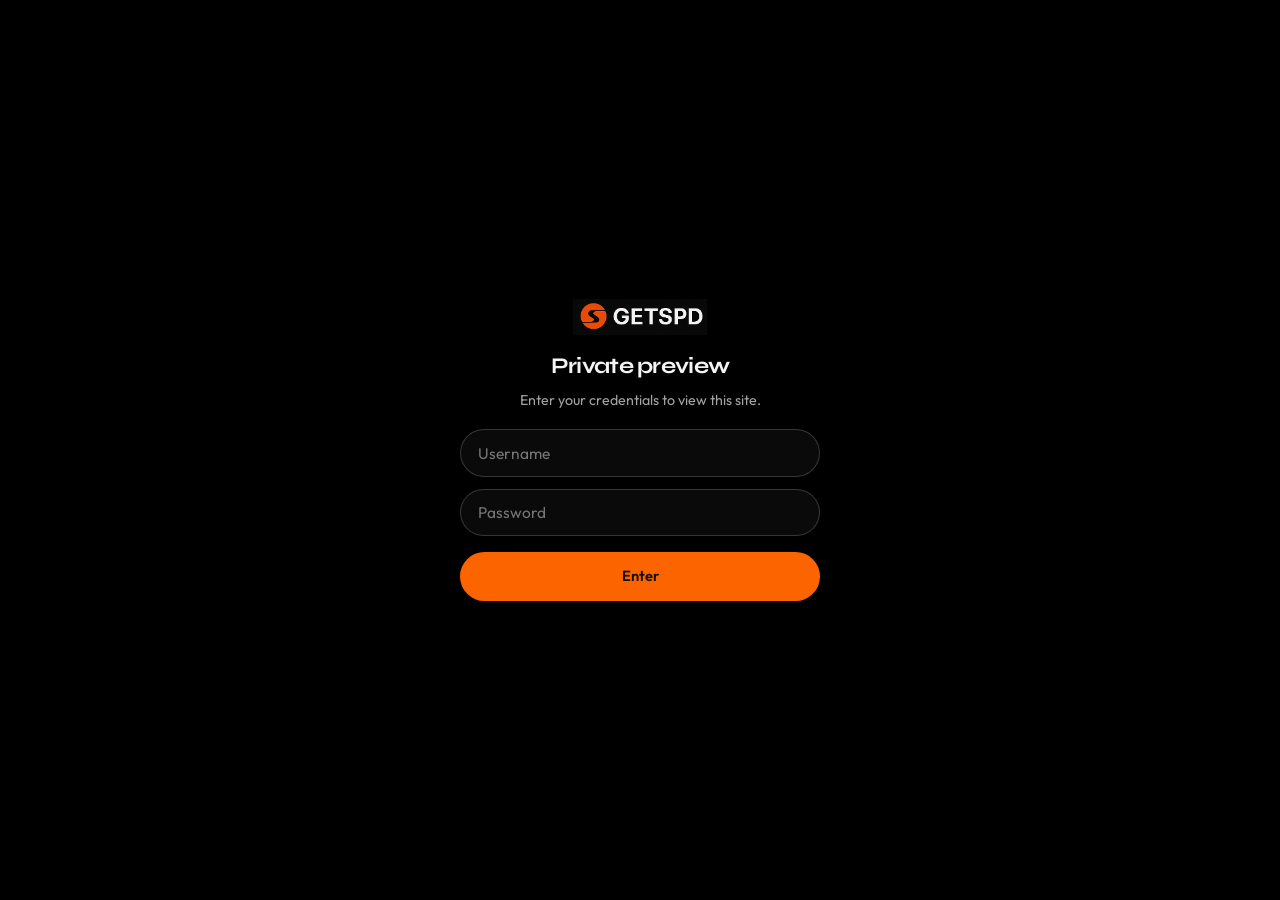
<file: index.html>
<!DOCTYPE html>
<html lang="en">
  <head>
    <meta charset="UTF-8" />
    <meta name="viewport" content="width=device-width, initial-scale=1.0" />
    <meta
      name="description"
      content="GETSPD — the official memory of your surf session. Wave tracking, GPS maps, and performance analytics."
    />
    <meta name="robots" content="noindex, nofollow" />
    <title>GETSPD — Surf smarter</title>
    <link rel="icon" type="image/png" href="assets/brand/favicon.png" />
    <link rel="preconnect" href="https://fonts.googleapis.com" />
    <link rel="preconnect" href="https://fonts.gstatic.com" crossorigin />
    <link
      href="https://fonts.googleapis.com/css2?family=Outfit:wght@400;500;600;700;800&family=Syne:wght@600;700;800&display=swap"
      rel="stylesheet"
    />
    <link rel="stylesheet" href="css/styles.css" />
    <style>
      /* Critical lock styles — hide site until auth unlocks */
      html,
      body.is-locked {
        background: #000 !important;
        overflow: hidden !important;
        height: 100% !important;
      }
      body.is-locked .site-shell {
        display: none !important;
      }
      .auth-gate {
        position: fixed !important;
        inset: 0 !important;
        z-index: 2147483646 !important;
        display: grid !important;
        place-items: center !important;
        width: 100vw !important;
        height: 100vh !important;
        min-height: 100dvh !important;
        margin: 0 !important;
        padding: 1.25rem !important;
        background: #000 !important;
      }
      .auth-gate[hidden] {
        display: none !important;
      }
    </style>
  </head>
  <body class="is-locked">
    <div class="auth-gate" id="auth-gate">
      <form class="auth-card" id="auth-form" autocomplete="on">
        <img class="auth-logo" src="assets/brand/logo-getspd.png" alt="GETSPD" width="148" height="40" />
        <h1>Private preview</h1>
        <p>Enter your credentials to view this site.</p>

        <label class="sr-only" for="auth-user">Username</label>
        <input id="auth-user" name="username" type="text" autocomplete="username" placeholder="Username" required />

        <label class="sr-only" for="auth-pass">Password</label>
        <input
          id="auth-pass"
          name="password"
          type="password"
          autocomplete="current-password"
          placeholder="Password"
          required
        />

        <button class="btn btn-primary" type="submit">Enter</button>
        <p class="auth-error" id="auth-error" hidden>Invalid username or password.</p>
      </form>
    </div>

    <div class="site-shell" id="site-shell" aria-hidden="true">
    <header class="site-header">
      <a class="brand" href="#home" aria-label="GETSPD home">
        <img src="assets/brand/logo-getspd.png" alt="GETSPD" width="148" height="40" />
      </a>

      <nav class="nav" id="site-nav" aria-label="Primary">
        <a href="#home" class="is-active">Home</a>
        <a href="#about">About</a>
        <a href="#device">Device</a>
        <a href="#features">Features</a>
        <a href="#app">App</a>
        <a href="#contact">Contact</a>
      </nav>

      <a class="btn btn-primary btn-sm header-cta" href="#contact">Contact Us</a>

      <button class="nav-toggle" type="button" aria-expanded="false" aria-controls="site-nav" aria-label="Open menu">
        <span></span><span></span><span></span>
      </button>
    </header>

    <main>
      <section class="hero" id="home">
        <div class="hero-inner">
          <div class="hero-copy">
            <p class="eyebrow">Surf smarter.</p>
            <h1>The official memory of your <span>surf</span> session</h1>
            <p class="lede">
              Track every wave, movement, maneuver, distance, speed, and board dynamics — then
              relive your session with GPS maps, detailed telemetry, and performance insights.
            </p>
            <div class="hero-actions">
              <a class="btn btn-primary" href="#app">Explore the App <span aria-hidden="true">→</span></a>
              <button class="btn btn-ghost" type="button" data-open-waitlist>Shop the Device</button>
            </div>
            <ul class="hero-points">
              <li>
                <svg viewBox="0 0 24 24" aria-hidden="true"><path d="M4 14c2.5-1 4.5-4 8-4s5.5 3 8 4" fill="none" stroke="currentColor" stroke-width="1.6"/><circle cx="12" cy="8" r="2.2" fill="none" stroke="currentColor" stroke-width="1.6"/></svg>
                Wave by wave analytics
              </li>
              <li>
                <svg viewBox="0 0 24 24" aria-hidden="true"><circle cx="12" cy="12" r="7" fill="none" stroke="currentColor" stroke-width="1.6"/><circle cx="12" cy="12" r="2.2" fill="currentColor"/><path d="M12 5v2M12 17v2M5 12h2M17 12h2" stroke="currentColor" stroke-width="1.6"/></svg>
                Ultra-precise GPS tracking
              </li>
              <li>
                <svg viewBox="0 0 24 24" aria-hidden="true"><path d="M5 16l4-6 3 3 4-7 3 10" fill="none" stroke="currentColor" stroke-width="1.6" stroke-linejoin="round"/></svg>
                Performance that evolves
              </li>
            </ul>
          </div>

          <div class="hero-media">
            <img src="assets/hero-device.png" alt="GETSPD board device on wet rocks" />
          </div>
        </div>
      </section>

      <section class="section about" id="about">
        <div class="section-inner about-grid">
          <div class="about-copy reveal">
            <p class="section-label">About GETSPD</p>
            <h2>Every session. Fully remembered.</h2>
            <p>
              GETSPD connects a board-mounted device, Garmin watch tracking, and a post-session app
              so nothing from your surf is lost — from takeoff to kickout.
            </p>
            <a class="btn btn-ghost" href="#contact">Learn more about us</a>
          </div>

          <div class="about-gallery reveal">
            <figure>
              <img src="assets/lifestyle-watch.png" alt="Surfer checking a smartwatch on the beach" />
              <figcaption>Track in real time</figcaption>
            </figure>
            <figure>
              <img src="assets/lifestyle-board.png" alt="GETSPD device mounted mid-board on a surfboard" />
              <figcaption>Capture every ride</figcaption>
            </figure>
            <figure>
              <img src="assets/lifestyle-phone.png" alt="Hand holding a phone with GETSPD session analytics" />
              <figcaption>Analyze &amp; improve</figcaption>
            </figure>
          </div>
        </div>
      </section>

      <section class="section ecosystem" id="device">
        <div class="section-inner">
          <header class="section-head reveal">
            <p class="section-label">How it works</p>
            <h2>One ecosystem. Complete memory.</h2>
          </header>

          <div class="eco-grid">
            <article class="eco-item reveal">
              <div class="eco-icon" aria-hidden="true">
                <svg viewBox="0 0 48 48"><rect x="14" y="8" width="20" height="32" rx="6" fill="none" stroke="currentColor" stroke-width="2"/><circle cx="24" cy="34" r="2" fill="currentColor"/></svg>
              </div>
              <h3>Watch</h3>
              <p>Track waves, distance, and key metrics from your wrist while you surf.</p>
            </article>
            <article class="eco-item reveal">
              <div class="eco-icon" aria-hidden="true">
                <svg viewBox="0 0 48 48"><circle cx="24" cy="24" r="12" fill="none" stroke="currentColor" stroke-width="2"/><circle cx="24" cy="24" r="5" fill="currentColor"/></svg>
              </div>
              <h3>Board device</h3>
              <p>Capture high-fidelity telemetry — turns, angles, speed, and G-force from the board.</p>
            </article>
            <article class="eco-item reveal">
              <div class="eco-icon" aria-hidden="true">
                <svg viewBox="0 0 48 48"><rect x="10" y="8" width="28" height="32" rx="4" fill="none" stroke="currentColor" stroke-width="2"/><path d="M16 30l5-8 4 5 7-10" fill="none" stroke="currentColor" stroke-width="2"/></svg>
              </div>
              <h3>Post-session analysis</h3>
              <p>Review every ride on the map, compare waves, and see how your performance evolves.</p>
            </article>
          </div>
        </div>
      </section>

      <section class="section features" id="features">
        <div class="section-inner">
          <header class="section-head reveal">
            <p class="section-label">Features</p>
            <h2>Everything that matters</h2>
          </header>

          <ul class="feature-grid">
            <li class="reveal">
              <svg class="feat-icon" viewBox="0 0 24 24" aria-hidden="true"><path d="M3 14c3-4 6-4 9 0s6 4 9 0" fill="none" stroke="currentColor" stroke-width="1.6"/><path d="M3 18c3-4 6-4 9 0s6 4 9 0" fill="none" stroke="currentColor" stroke-width="1.6"/></svg>
              <strong>Wave Count</strong><span>Know exactly how many waves you rode</span>
            </li>
            <li class="reveal">
              <svg class="feat-icon" viewBox="0 0 24 24" aria-hidden="true"><path d="M4 18L20 6M12 6h8v8" fill="none" stroke="currentColor" stroke-width="1.6"/></svg>
              <strong>Ride Distance</strong><span>Measure every ride with precision</span>
            </li>
            <li class="reveal">
              <svg class="feat-icon" viewBox="0 0 24 24" aria-hidden="true"><path d="M13 3L5 14h7l-1 7 8-11h-7l1-7z" fill="none" stroke="currentColor" stroke-width="1.6" stroke-linejoin="round"/></svg>
              <strong>Speed</strong><span>Track max and average speed per wave</span>
            </li>
            <li class="reveal">
              <svg class="feat-icon" viewBox="0 0 24 24" aria-hidden="true"><path d="M12 3l2.4 6.2H21l-5.2 3.8 2 6.2L12 15.8 6.2 19.2l2-6.2L3 9.2h6.6L12 3z" fill="none" stroke="currentColor" stroke-width="1.4"/></svg>
              <strong>Wave Quality</strong><span>Score rides by shape and commitment</span>
            </li>
            <li class="reveal">
              <svg class="feat-icon" viewBox="0 0 24 24" aria-hidden="true"><circle cx="12" cy="12" r="8" fill="none" stroke="currentColor" stroke-width="1.6"/><circle cx="12" cy="12" r="2.2" fill="currentColor"/><path d="M12 4v2.5M12 17.5V20M4 12h2.5M17.5 12H20" stroke="currentColor" stroke-width="1.6"/></svg>
              <strong>GPS Map</strong><span>See your full session path on satellite maps</span>
            </li>
            <li class="reveal">
              <svg class="feat-icon" viewBox="0 0 24 24" aria-hidden="true"><circle cx="12" cy="12" r="8" fill="none" stroke="currentColor" stroke-width="1.6"/><path d="M12 7v5l3.5 2" fill="none" stroke="currentColor" stroke-width="1.6"/></svg>
              <strong>Session History</strong><span>Keep every session ready to revisit</span>
            </li>
            <li class="reveal">
              <svg class="feat-icon" viewBox="0 0 24 24" aria-hidden="true"><path d="M7 16c2-5 4-8 5-8s3 3 5 8" fill="none" stroke="currentColor" stroke-width="1.6"/><path d="M5 18h14" stroke="currentColor" stroke-width="1.6"/></svg>
              <strong>Water Data</strong><span>Context like water temp when available</span>
            </li>
            <li class="reveal">
              <svg class="feat-icon" viewBox="0 0 24 24" aria-hidden="true"><path d="M4 16c4-8 6-8 8-2s4 6 8-2" fill="none" stroke="currentColor" stroke-width="1.6"/></svg>
              <strong>Maneuvers</strong><span>Capture turns and directional changes</span>
            </li>
            <li class="reveal">
              <svg class="feat-icon" viewBox="0 0 24 24" aria-hidden="true"><path d="M12 20V9M8 12l4-4 4 4M7 5h10" fill="none" stroke="currentColor" stroke-width="1.6"/></svg>
              <strong>Aerials &amp; G-Force</strong><span>Understand intensity beyond GPS alone</span>
            </li>
            <li class="reveal">
              <svg class="feat-icon" viewBox="0 0 24 24" aria-hidden="true"><rect x="4" y="4" width="6" height="6" fill="none" stroke="currentColor" stroke-width="1.6"/><rect x="14" y="4" width="6" height="6" fill="none" stroke="currentColor" stroke-width="1.6"/><rect x="4" y="14" width="6" height="6" fill="none" stroke="currentColor" stroke-width="1.6"/><rect x="14" y="14" width="6" height="6" fill="none" stroke="currentColor" stroke-width="1.6"/></svg>
              <strong>Full Telemetry</strong><span>Rich session data recorded automatically</span>
            </li>
          </ul>

          <p class="features-note reveal">
            <span aria-hidden="true">✓</span>
            Smart device intelligence detects and records rich session telemetry — automatically.
          </p>
        </div>
      </section>

      <section class="section app" id="app">
        <div class="section-inner">
          <header class="section-head app-head reveal">
            <div>
              <p class="section-label">The App</p>
              <h2>See every detail. Improve every session.</h2>
            </div>
            <a class="text-link" href="#contact">Explore the App <span aria-hidden="true">→</span></a>
          </header>

          <div class="phone-row" role="list">
            <figure class="phone reveal" role="listitem">
              <img src="assets/screens/session-map.png" alt="GETSPD session map with GPS wave tracks" />
            </figure>
            <figure class="phone reveal" role="listitem">
              <img src="assets/screens/distance-chart.png" alt="GETSPD distance chart by wave" />
            </figure>
            <figure class="phone reveal" role="listitem">
              <img src="assets/screens/wave-map.png" alt="GETSPD single-wave map and metrics" />
            </figure>
            <figure class="phone reveal" role="listitem">
              <img src="assets/screens/wave-detail.png" alt="GETSPD wave detail statistics" />
            </figure>
            <figure class="phone reveal" role="listitem">
              <img src="assets/screens/sessions-list.png" alt="GETSPD sessions history list" />
            </figure>
          </div>
        </div>
      </section>

      <section class="cta" id="contact">
        <img class="cta-bg" src="assets/cta-wave.png" alt="" aria-hidden="true" />
        <div class="cta-overlay"></div>
        <div class="cta-content reveal">
          <h2>Surf better. Know more. Progress faster.</h2>
          <p>
            Questions, partnerships, or early access — send us a message and we’ll get back to you.
          </p>

          <form class="contact-form" id="contact-form" novalidate>
            <div class="contact-fields">
              <label class="sr-only" for="contact-name">Name</label>
              <input id="contact-name" name="name" type="text" autocomplete="name" placeholder="Your name" required />

              <label class="sr-only" for="contact-email">Email</label>
              <input
                id="contact-email"
                name="email"
                type="email"
                inputmode="email"
                autocomplete="email"
                placeholder="you@email.com"
                required
              />
            </div>

            <label class="sr-only" for="contact-message">Message</label>
            <textarea
              id="contact-message"
              name="message"
              rows="4"
              placeholder="How can we help?"
              required
            ></textarea>

            <div class="contact-actions">
              <button class="btn btn-primary" type="submit">Contact Us</button>
              <button class="btn btn-ghost" type="button" data-open-waitlist>Shop the Device</button>
            </div>
            <p class="contact-error" id="contact-error" hidden>Please fill in a valid name, email, and message.</p>
            <p class="contact-success" id="contact-success" hidden>✓ Message sent. We’ll get back to you soon.</p>
          </form>

          <div class="store-badges">
            <p class="store-label">Get the app</p>
            <div class="store-row">
              <button class="store-badge" type="button" data-coming-soon="App Store" aria-label="Download on the App Store">
                <svg viewBox="0 0 24 24" aria-hidden="true"><path fill="currentColor" d="M16.1 12.4c0-2.1 1.7-3.1 1.8-3.2-1-1.5-2.5-1.7-3.1-1.7-1.3-.1-2.5.8-3.2.8-.7 0-1.7-.7-2.8-.7-1.4 0-2.8.9-3.5 2.2-1.5 2.6-.4 6.5 1.1 8.6.7 1 1.6 2.1 2.8 2.1 1.1 0 1.5-.7 2.9-.7s1.7.7 2.9.7c1.2 0 2-1 2.7-2 .8-1.1 1.1-2.2 1.1-2.3-.1 0-2.2-.8-2.2-3.3zm-2-6.2c.6-.8 1.1-1.8.9-2.9-1 .1-2.1.7-2.7 1.5-.6.7-1.1 1.8-.9 2.8 1 .1 2-.6 2.7-1.4z"/></svg>
                <span>
                  <small>Download on the</small>
                  <strong>App Store</strong>
                </span>
              </button>
              <button class="store-badge" type="button" data-coming-soon="Google Play" aria-label="Get it on Google Play">
                <svg viewBox="0 0 24 24" aria-hidden="true"><path fill="currentColor" d="M3.6 2.3c-.3.2-.6.6-.6 1.1v17.2c0 .5.3.9.6 1.1l9.5-9.7L3.6 2.3zm11.3 6.5L12.2 11l2.7 2.7 3.5-2c.5-.3.5-1.1 0-1.4l-3.5-2.5zM11.1 12.1l-7 7.1 9.2-5.2-2.2-1.9zm0-.2l2.2-2 9.2-5.2-11.4 7.2z"/></svg>
                <span>
                  <small>Get it on</small>
                  <strong>Google Play</strong>
                </span>
              </button>
            </div>
          </div>
        </div>
      </section>
    </main>

    <footer class="site-footer">
      <a class="brand" href="#home">
        <img src="assets/brand/logo-getspd.png" alt="GETSPD" width="120" height="32" />
      </a>
      <p>© <span id="year"></span> GETSPD. All rights reserved.</p>
    </footer>

    <div class="modal" id="waitlist-modal" hidden>
      <div class="modal-backdrop" data-close-waitlist></div>
      <div
        class="modal-panel"
        role="dialog"
        aria-modal="true"
        aria-labelledby="waitlist-title"
        aria-describedby="waitlist-desc"
      >
        <button class="modal-close" type="button" data-close-waitlist aria-label="Close">×</button>
        <img class="modal-device" src="assets/device-product.png" alt="GETSPD device" />
        <p class="modal-eyebrow">Available soon</p>
        <h2 id="waitlist-title">Join the waitlist</h2>
        <p id="waitlist-desc" class="modal-desc">
          Be first to know when the GETSPD board device ships. Drop your email and we’ll notify you.
        </p>

        <form class="waitlist-form" id="waitlist-form" novalidate>
          <label class="sr-only" for="waitlist-email">Email</label>
          <input
            id="waitlist-email"
            name="email"
            type="email"
            inputmode="email"
            autocomplete="email"
            placeholder="you@email.com"
            required
          />
          <button class="btn btn-primary" type="submit">Join waitlist</button>
          <p class="waitlist-error" id="waitlist-error" hidden>Please enter a valid email.</p>
        </form>

        <div class="waitlist-success" id="waitlist-success" hidden>
          <p>✓ You’re on the list. We’ll email you when it’s available.</p>
        </div>
      </div>
    </div>

    <div class="modal" id="coming-soon-modal" hidden>
      <div class="modal-backdrop" data-close-coming-soon></div>
      <div
        class="modal-panel modal-panel-sm"
        role="dialog"
        aria-modal="true"
        aria-labelledby="coming-soon-title"
      >
        <button class="modal-close" type="button" data-close-coming-soon aria-label="Close">×</button>
        <p class="modal-eyebrow">Apps</p>
        <h2 id="coming-soon-title">Coming soon</h2>
        <p class="modal-desc" id="coming-soon-desc">
          The GETSPD app will be available on the App Store and Google Play soon.
        </p>
        <button class="btn btn-primary" type="button" data-close-coming-soon>Got it</button>
      </div>
    </div>
    </div>

    <script src="js/auth.js"></script>
    <script src="js/main.js"></script>
  </body>
</html>
</file>
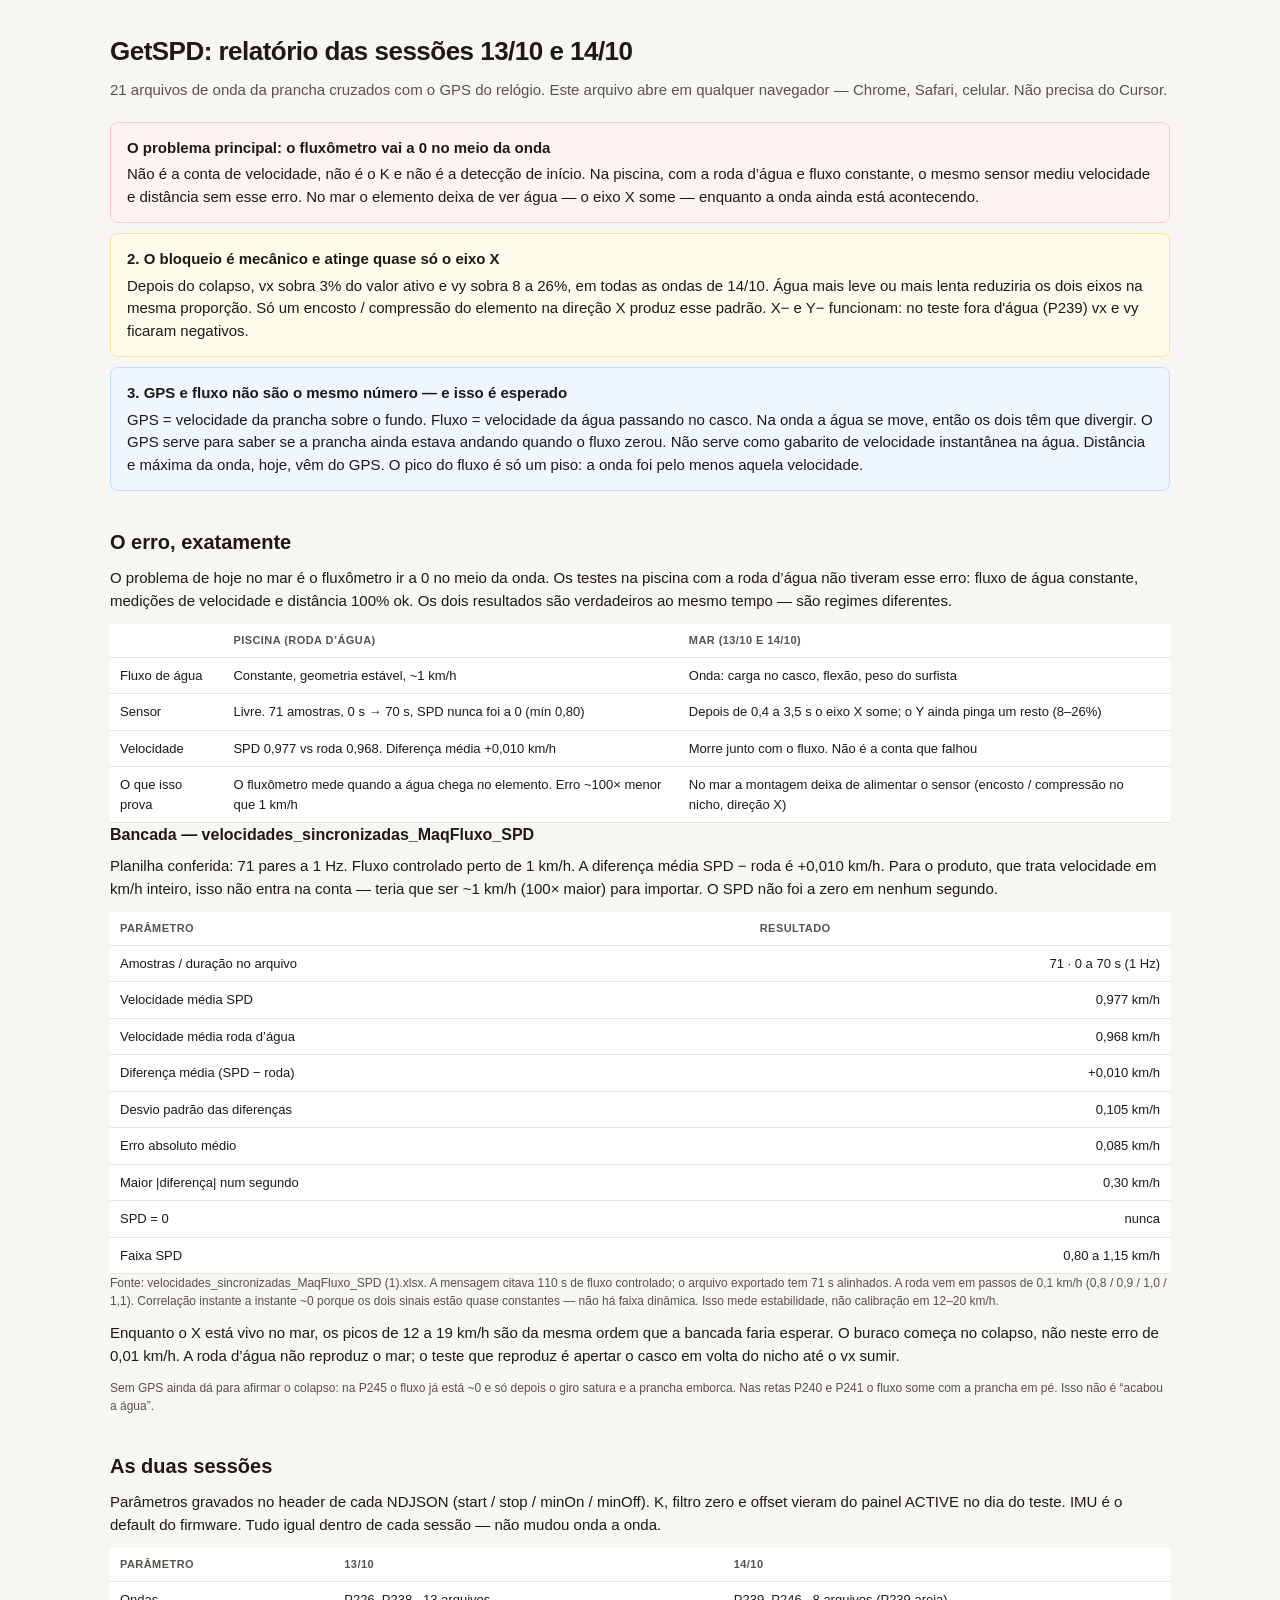
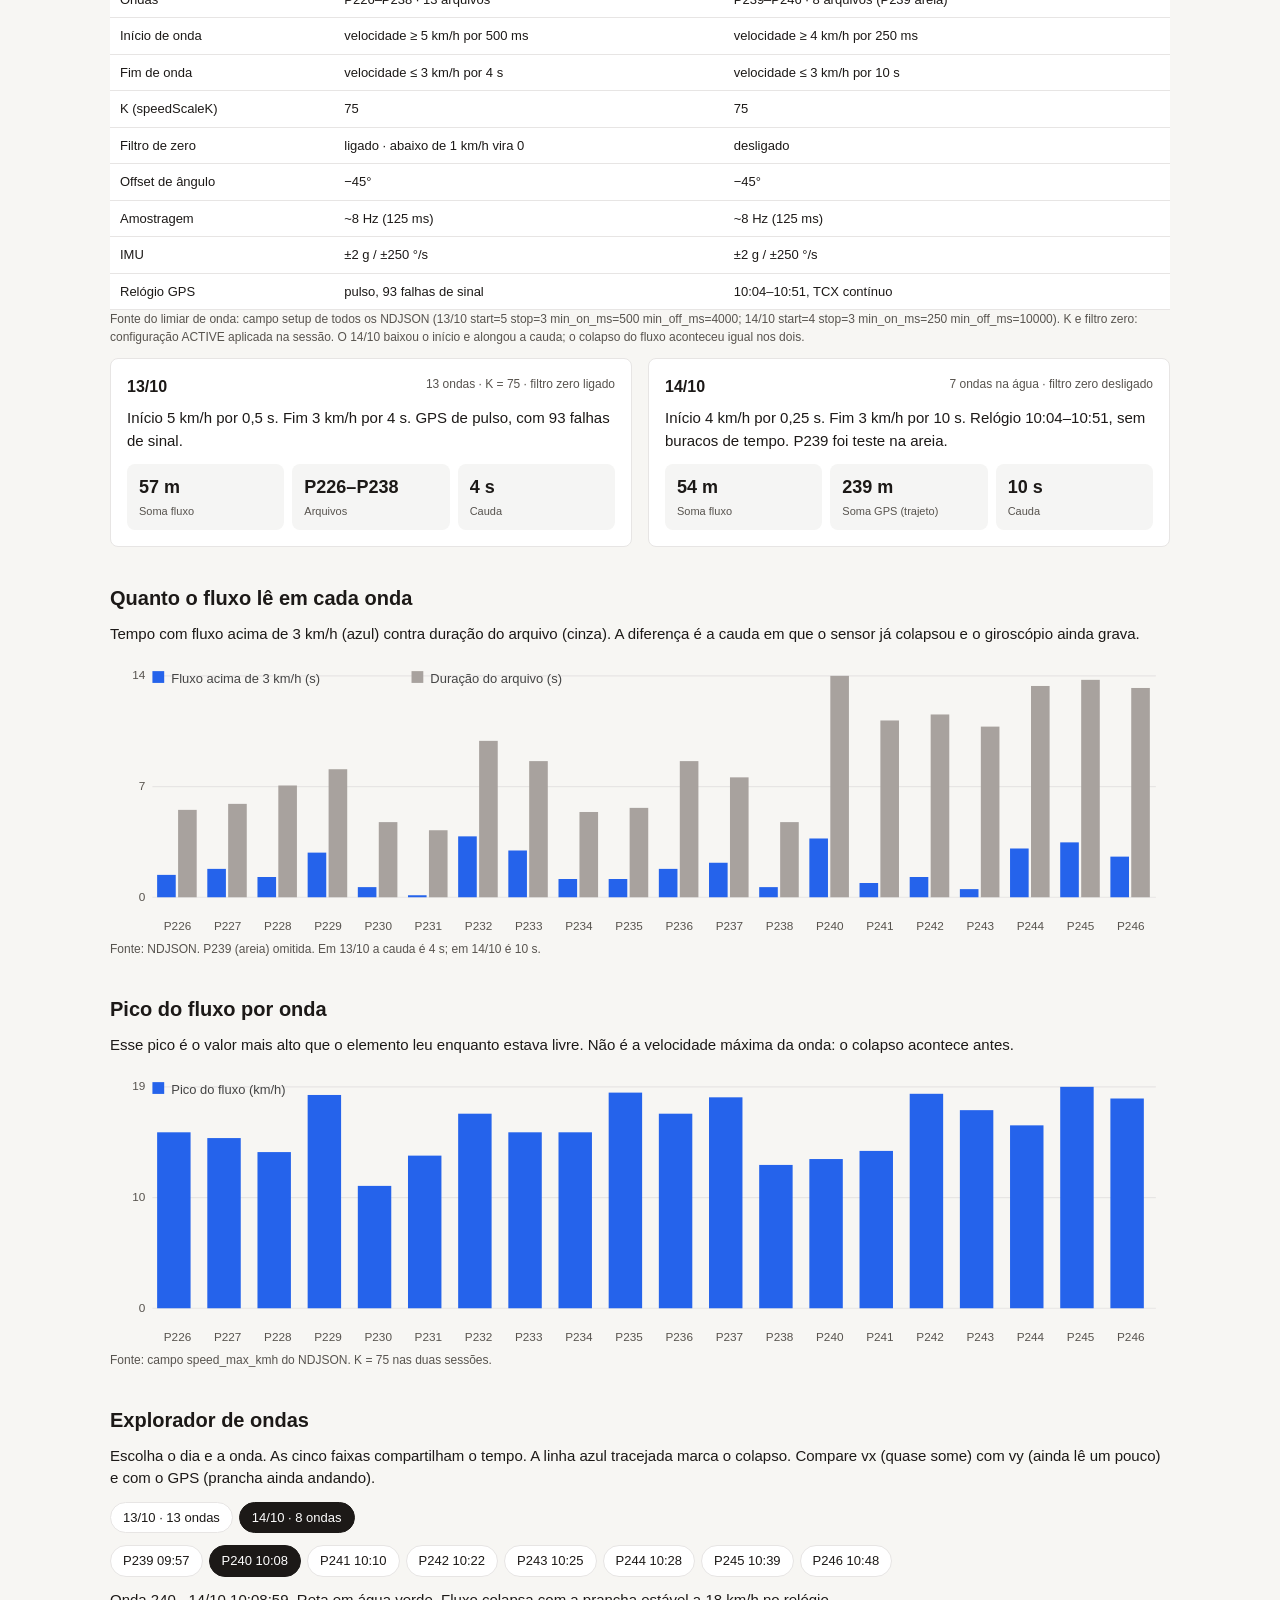
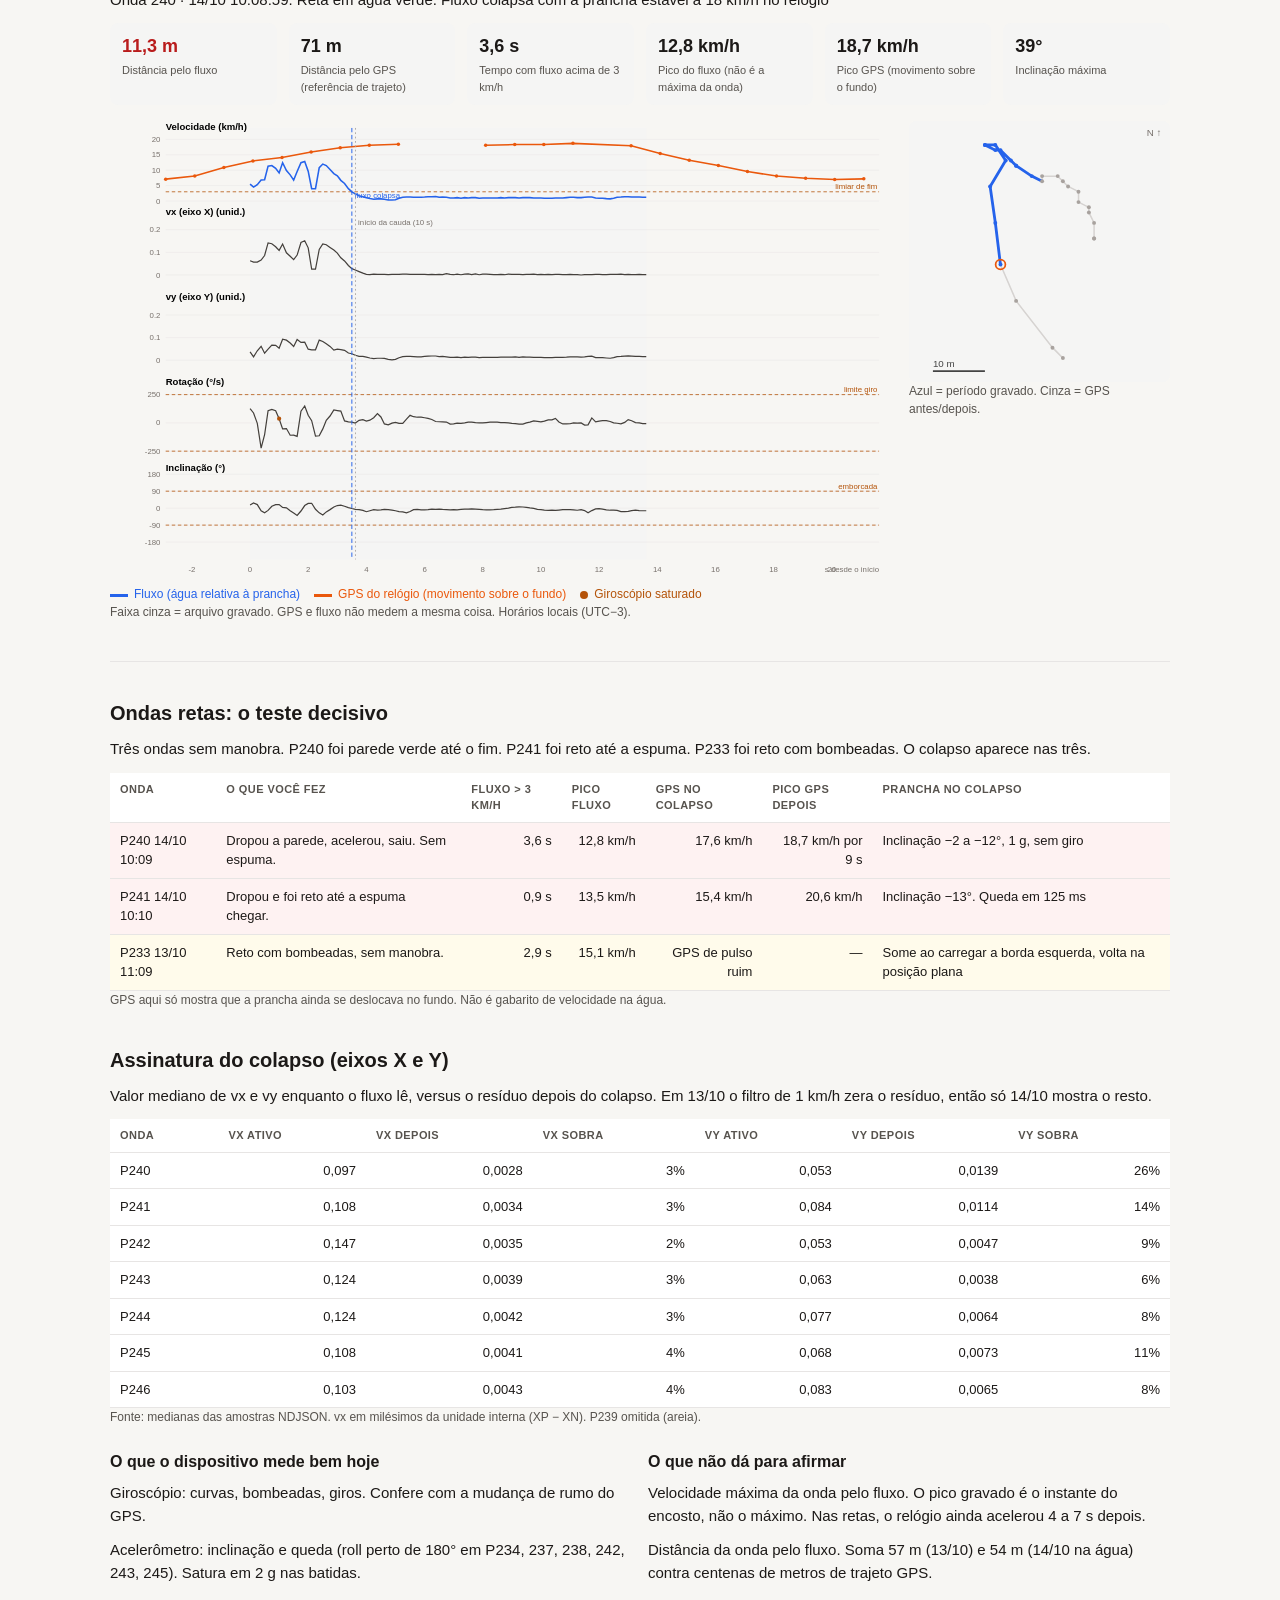
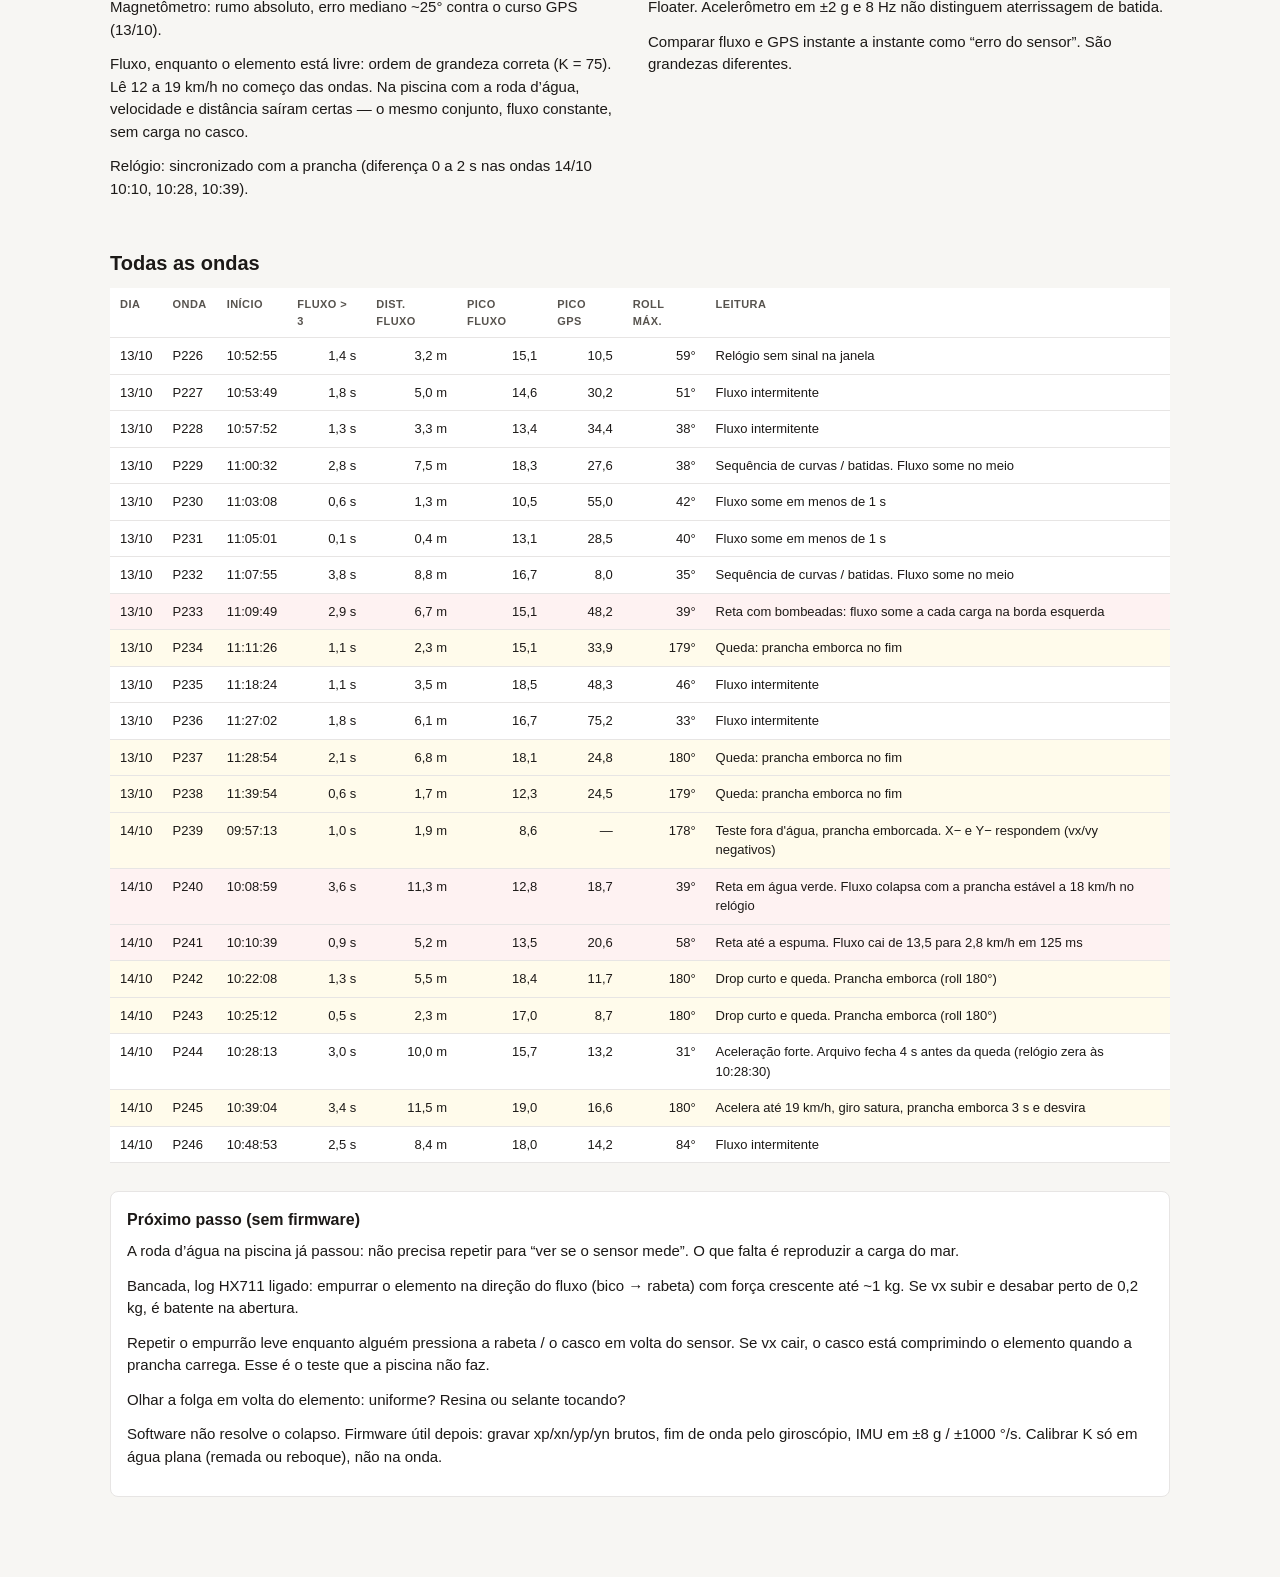
<file: report.html>
<!DOCTYPE html>
<html lang="pt-BR">
<head>
<meta charset="utf-8">
<meta name="viewport" content="width=device-width, initial-scale=1">
<title>GetSPD — relatório 13/10 e 14/10</title>
<style>
:root {
  --bg: #f7f6f3; --card: #fff; --text: #1c1917; --muted: #57534e;
  --line: #e7e5e4; --blue: #2563eb; --orange: #ea580c; --amber: #b45309;
  --red: #b91c1c; --warn: #92400e; --info: #1e40af;
  --fill: #f5f5f4; --danger-bg: #fef2f2; --warn-bg: #fffbeb; --info-bg: #eff6ff;
}
* { box-sizing: border-box; }
body {
  margin: 0; font: 15px/1.5 -apple-system, BlinkMacSystemFont, "Segoe UI", sans-serif;
  color: var(--text); background: var(--bg);
}
.wrap { max-width: 1100px; margin: 0 auto; padding: 32px 20px 80px; }
h1 { font-size: 26px; font-weight: 650; margin: 0 0 8px; letter-spacing: -0.02em; }
h2 { font-size: 20px; font-weight: 650; margin: 36px 0 10px; }
h3 { font-size: 16px; font-weight: 650; margin: 0 0 8px; }
p { margin: 0 0 12px; }
.lead { color: var(--muted); margin-bottom: 20px; }
.small { font-size: 12px; color: var(--muted); }
.callout { border-radius: 8px; padding: 14px 16px; margin: 10px 0; border: 1px solid var(--line); }
.callout b { display: block; margin-bottom: 4px; }
.callout.danger { background: var(--danger-bg); border-color: #fecaca; }
.callout.warn { background: var(--warn-bg); border-color: #fde68a; }
.callout.info { background: var(--info-bg); border-color: #bfdbfe; }
.grid2 { display: grid; grid-template-columns: 1fr 1fr; gap: 16px; }
.grid3 { display: grid; grid-template-columns: repeat(3, 1fr); gap: 8px; }
.grid6 { display: grid; grid-template-columns: repeat(6, 1fr); gap: 12px; }
.explore { display: grid; grid-template-columns: minmax(0, 3fr) minmax(0, 1fr); gap: 16px; align-items: start; }
.card { background: var(--card); border: 1px solid var(--line); border-radius: 8px; padding: 16px; }
.card .meta { float: right; font-size: 12px; color: var(--muted); }
.stat { background: var(--fill); border-radius: 8px; padding: 10px 12px; }
.stat .v { font-size: 18px; font-weight: 650; }
.stat .v.danger { color: var(--red); }
.stat .v.warn { color: var(--warn); }
.stat .l { font-size: 11px; color: var(--muted); margin-top: 2px; }
table { width: 100%; border-collapse: collapse; font-size: 13px; background: var(--card); }
th, td { text-align: left; padding: 8px 10px; border-bottom: 1px solid var(--line); vertical-align: top; }
th { font-size: 11px; text-transform: uppercase; letter-spacing: 0.04em; color: var(--muted); font-weight: 600; }
td.r { text-align: right; font-variant-numeric: tabular-nums; }
tr.danger td { background: var(--danger-bg); }
tr.warn td { background: var(--warn-bg); }
.pills { display: flex; flex-wrap: wrap; gap: 6px; margin: 8px 0 12px; }
button.pill {
  border: 1px solid var(--line); background: var(--card); color: var(--text);
  border-radius: 999px; padding: 5px 12px; cursor: pointer; font: inherit; font-size: 13px;
}
button.pill.on { background: var(--text); color: #fff; border-color: var(--text); }
.legend { display: flex; flex-wrap: wrap; gap: 14px; font-size: 12px; color: var(--muted); margin-top: 8px; }
.legend i { display: inline-block; width: 18px; height: 3px; vertical-align: middle; margin-right: 6px; background: currentColor; }
.legend i.dot { width: 8px; height: 8px; border-radius: 50%; }
svg.chart { width: 100%; display: block; }
hr { border: 0; border-top: 1px solid var(--line); margin: 28px 0; }
@media (max-width: 800px) {
  .grid2, .grid6, .explore { grid-template-columns: 1fr; }
  .grid3 { grid-template-columns: 1fr; }
}
@media print {
  body { background: #fff; }
  button.pill { border: 1px solid #111; }
  .callout, .card, .stat { break-inside: avoid; }
}
</style>
</head>
<body>
<div class="wrap">
  <h1>GetSPD: relatório das sessões 13/10 e 14/10</h1>
  <p class="lead">21 arquivos de onda da prancha cruzados com o GPS do relógio. Este arquivo abre em qualquer navegador — Chrome, Safari, celular. Não precisa do Cursor.</p>

  <div class="callout danger">
    <b>O problema principal: o fluxômetro vai a 0 no meio da onda</b>
    Não é a conta de velocidade, não é o K e não é a detecção de início. Na piscina, com a roda d’água e fluxo constante, o mesmo sensor mediu velocidade e distância sem esse erro. No mar o elemento deixa de ver água — o eixo X some — enquanto a onda ainda está acontecendo.
  </div>
  <div class="callout warn">
    <b>2. O bloqueio é mecânico e atinge quase só o eixo X</b>
    Depois do colapso, vx sobra 3% do valor ativo e vy sobra 8 a 26%, em todas as ondas de 14/10. Água mais leve ou mais lenta reduziria os dois eixos na mesma proporção. Só um encosto / compressão do elemento na direção X produz esse padrão. X− e Y− funcionam: no teste fora d'água (P239) vx e vy ficaram negativos.
  </div>
  <div class="callout info">
    <b>3. GPS e fluxo não são o mesmo número — e isso é esperado</b>
    GPS = velocidade da prancha sobre o fundo. Fluxo = velocidade da água passando no casco. Na onda a água se move, então os dois têm que divergir. O GPS serve para saber se a prancha ainda estava andando quando o fluxo zerou. Não serve como gabarito de velocidade instantânea na água. Distância e máxima da onda, hoje, vêm do GPS. O pico do fluxo é só um piso: a onda foi pelo menos aquela velocidade.
  </div>

  <h2>O erro, exatamente</h2>
  <p>O problema de hoje no mar é o fluxômetro ir a 0 no meio da onda. Os testes na piscina com a roda d’água não tiveram esse erro: fluxo de água constante, medições de velocidade e distância 100% ok. Os dois resultados são verdadeiros ao mesmo tempo — são regimes diferentes.</p>
  <table>
    <thead><tr><th></th><th>Piscina (roda d’água)</th><th>Mar (13/10 e 14/10)</th></tr></thead>
    <tbody>
      <tr><td>Fluxo de água</td><td>Constante, geometria estável, ~1 km/h</td><td>Onda: carga no casco, flexão, peso do surfista</td></tr>
      <tr><td>Sensor</td><td>Livre. 71 amostras, 0 s → 70 s, SPD nunca foi a 0 (mín 0,80)</td><td>Depois de 0,4 a 3,5 s o eixo X some; o Y ainda pinga um resto (8–26%)</td></tr>
      <tr><td>Velocidade</td><td>SPD 0,977 vs roda 0,968. Diferença média +0,010 km/h</td><td>Morre junto com o fluxo. Não é a conta que falhou</td></tr>
      <tr><td>O que isso prova</td><td>O fluxômetro mede quando a água chega no elemento. Erro ~100× menor que 1 km/h</td><td>No mar a montagem deixa de alimentar o sensor (encosto / compressão no nicho, direção X)</td></tr>
    </tbody>
  </table>
  <h3>Bancada — velocidades_sincronizadas_MaqFluxo_SPD</h3>
  <p>Planilha conferida: 71 pares a 1 Hz. Fluxo controlado perto de 1 km/h. A diferença média SPD − roda é +0,010 km/h. Para o produto, que trata velocidade em km/h inteiro, isso não entra na conta — teria que ser ~1 km/h (100× maior) para importar. O SPD não foi a zero em nenhum segundo.</p>
  <table>
    <thead><tr><th>Parâmetro</th><th class="r">Resultado</th></tr></thead>
    <tbody>
      <tr><td>Amostras / duração no arquivo</td><td class="r">71 · 0 a 70 s (1 Hz)</td></tr>
      <tr><td>Velocidade média SPD</td><td class="r">0,977 km/h</td></tr>
      <tr><td>Velocidade média roda d’água</td><td class="r">0,968 km/h</td></tr>
      <tr><td>Diferença média (SPD − roda)</td><td class="r">+0,010 km/h</td></tr>
      <tr><td>Desvio padrão das diferenças</td><td class="r">0,105 km/h</td></tr>
      <tr><td>Erro absoluto médio</td><td class="r">0,085 km/h</td></tr>
      <tr><td>Maior |diferença| num segundo</td><td class="r">0,30 km/h</td></tr>
      <tr><td>SPD = 0</td><td class="r">nunca</td></tr>
      <tr><td>Faixa SPD</td><td class="r">0,80 a 1,15 km/h</td></tr>
    </tbody>
  </table>
  <p class="small">Fonte: velocidades_sincronizadas_MaqFluxo_SPD (1).xlsx. A mensagem citava 110 s de fluxo controlado; o arquivo exportado tem 71 s alinhados. A roda vem em passos de 0,1 km/h (0,8 / 0,9 / 1,0 / 1,1). Correlação instante a instante ~0 porque os dois sinais estão quase constantes — não há faixa dinâmica. Isso mede estabilidade, não calibração em 12–20 km/h.</p>
  <p>Enquanto o X está vivo no mar, os picos de 12 a 19 km/h são da mesma ordem que a bancada faria esperar. O buraco começa no colapso, não neste erro de 0,01 km/h. A roda d’água não reproduz o mar; o teste que reproduz é apertar o casco em volta do nicho até o vx sumir.</p>
  <p class="small">Sem GPS ainda dá para afirmar o colapso: na P245 o fluxo já está ~0 e só depois o giro satura e a prancha emborca. Nas retas P240 e P241 o fluxo some com a prancha em pé. Isso não é “acabou a água”.</p>

  <h2>As duas sessões</h2>
  <p>Parâmetros gravados no header de cada NDJSON (start / stop / minOn / minOff). K, filtro zero e offset vieram do painel ACTIVE no dia do teste. IMU é o default do firmware. Tudo igual dentro de cada sessão — não mudou onda a onda.</p>
  <table>
    <thead><tr><th>Parâmetro</th><th>13/10</th><th>14/10</th></tr></thead>
    <tbody>
      <tr><td>Ondas</td><td>P226–P238 · 13 arquivos</td><td>P239–P246 · 8 arquivos (P239 areia)</td></tr>
      <tr><td>Início de onda</td><td>velocidade ≥ 5 km/h por 500 ms</td><td>velocidade ≥ 4 km/h por 250 ms</td></tr>
      <tr><td>Fim de onda</td><td>velocidade ≤ 3 km/h por 4 s</td><td>velocidade ≤ 3 km/h por 10 s</td></tr>
      <tr><td>K (speedScaleK)</td><td>75</td><td>75</td></tr>
      <tr><td>Filtro de zero</td><td>ligado · abaixo de 1 km/h vira 0</td><td>desligado</td></tr>
      <tr><td>Offset de ângulo</td><td>−45°</td><td>−45°</td></tr>
      <tr><td>Amostragem</td><td>~8 Hz (125 ms)</td><td>~8 Hz (125 ms)</td></tr>
      <tr><td>IMU</td><td>±2 g / ±250 °/s</td><td>±2 g / ±250 °/s</td></tr>
      <tr><td>Relógio GPS</td><td>pulso, 93 falhas de sinal</td><td>10:04–10:51, TCX contínuo</td></tr>
    </tbody>
  </table>
  <p class="small">Fonte do limiar de onda: campo setup de todos os NDJSON (13/10 start=5 stop=3 min_on_ms=500 min_off_ms=4000; 14/10 start=4 stop=3 min_on_ms=250 min_off_ms=10000). K e filtro zero: configuração ACTIVE aplicada na sessão. O 14/10 baixou o início e alongou a cauda; o colapso do fluxo aconteceu igual nos dois.</p>
  <div class="grid2" id="sessions"></div>

  <h2>Quanto o fluxo lê em cada onda</h2>
  <p>Tempo com fluxo acima de 3 km/h (azul) contra duração do arquivo (cinza). A diferença é a cauda em que o sensor já colapsou e o giroscópio ainda grava.</p>
  <div id="chart-act"></div>
  <p class="small">Fonte: NDJSON. P239 (areia) omitida. Em 13/10 a cauda é 4 s; em 14/10 é 10 s.</p>

  <h2>Pico do fluxo por onda</h2>
  <p>Esse pico é o valor mais alto que o elemento leu enquanto estava livre. Não é a velocidade máxima da onda: o colapso acontece antes.</p>
  <div id="chart-vmax"></div>
  <p class="small">Fonte: campo speed_max_kmh do NDJSON. K = 75 nas duas sessões.</p>

  <h2>Explorador de ondas</h2>
  <p>Escolha o dia e a onda. As cinco faixas compartilham o tempo. A linha azul tracejada marca o colapso. Compare vx (quase some) com vy (ainda lê um pouco) e com o GPS (prancha ainda andando).</p>
  <div class="pills" id="days"></div>
  <div class="pills" id="waves"></div>
  <p id="wave-note"></p>
  <div class="grid6" id="stats"></div>
  <div class="explore" style="margin-top:16px">
    <div>
      <div id="timeline"></div>
      <div class="legend">
        <span style="color:var(--blue)"><i></i>Fluxo (água relativa à prancha)</span>
        <span style="color:var(--orange)"><i></i>GPS do relógio (movimento sobre o fundo)</span>
        <span style="color:var(--amber)"><i class="dot"></i>Giroscópio saturado</span>
      </div>
      <p class="small">Faixa cinza = arquivo gravado. GPS e fluxo não medem a mesma coisa. Horários locais (UTC−3).</p>
    </div>
    <div>
      <div id="map"></div>
      <p class="small">Azul = período gravado. Cinza = GPS antes/depois.</p>
    </div>
  </div>

  <hr>
  <h2>Ondas retas: o teste decisivo</h2>
  <p>Três ondas sem manobra. P240 foi parede verde até o fim. P241 foi reto até a espuma. P233 foi reto com bombeadas. O colapso aparece nas três.</p>
  <table>
    <thead><tr><th>Onda</th><th>O que você fez</th><th class="r">Fluxo &gt; 3 km/h</th><th class="r">Pico fluxo</th><th class="r">GPS no colapso</th><th class="r">Pico GPS depois</th><th>Prancha no colapso</th></tr></thead>
    <tbody>
      <tr class="danger"><td>P240 14/10 10:09</td><td>Dropou a parede, acelerou, saiu. Sem espuma.</td><td class="r">3,6 s</td><td class="r">12,8 km/h</td><td class="r">17,6 km/h</td><td class="r">18,7 km/h por 9 s</td><td>Inclinação −2 a −12°, 1 g, sem giro</td></tr>
      <tr class="danger"><td>P241 14/10 10:10</td><td>Dropou e foi reto até a espuma chegar.</td><td class="r">0,9 s</td><td class="r">13,5 km/h</td><td class="r">15,4 km/h</td><td class="r">20,6 km/h</td><td>Inclinação −13°. Queda em 125 ms</td></tr>
      <tr class="warn"><td>P233 13/10 11:09</td><td>Reto com bombeadas, sem manobra.</td><td class="r">2,9 s</td><td class="r">15,1 km/h</td><td class="r">GPS de pulso ruim</td><td class="r">—</td><td>Some ao carregar a borda esquerda, volta na posição plana</td></tr>
    </tbody>
  </table>
  <p class="small">GPS aqui só mostra que a prancha ainda se deslocava no fundo. Não é gabarito de velocidade na água.</p>

  <h2>Assinatura do colapso (eixos X e Y)</h2>
  <p>Valor mediano de vx e vy enquanto o fluxo lê, versus o resíduo depois do colapso. Em 13/10 o filtro de 1 km/h zera o resíduo, então só 14/10 mostra o resto.</p>
  <div id="collapse-table"></div>
  <p class="small">Fonte: medianas das amostras NDJSON. vx em milésimos da unidade interna (XP − XN). P239 omitida (areia).</p>

  <div class="grid2" style="margin-top:24px">
    <div>
      <h3>O que o dispositivo mede bem hoje</h3>
      <p>Giroscópio: curvas, bombeadas, giros. Confere com a mudança de rumo do GPS.</p>
      <p>Acelerômetro: inclinação e queda (roll perto de 180° em P234, 237, 238, 242, 243, 245). Satura em 2 g nas batidas.</p>
      <p>Magnetômetro: rumo absoluto, erro mediano ~25° contra o curso GPS (13/10).</p>
      <p>Fluxo, enquanto o elemento está livre: ordem de grandeza correta (K = 75). Lê 12 a 19 km/h no começo das ondas. Na piscina com a roda d’água, velocidade e distância saíram certas — o mesmo conjunto, fluxo constante, sem carga no casco.</p>
      <p>Relógio: sincronizado com a prancha (diferença 0 a 2 s nas ondas 14/10 10:10, 10:28, 10:39).</p>
    </div>
    <div>
      <h3>O que não dá para afirmar</h3>
      <p>Velocidade máxima da onda pelo fluxo. O pico gravado é o instante do encosto, não o máximo. Nas retas, o relógio ainda acelerou 4 a 7 s depois.</p>
      <p>Distância da onda pelo fluxo. Soma 57 m (13/10) e 54 m (14/10 na água) contra centenas de metros de trajeto GPS.</p>
      <p>Floater. Acelerômetro em ±2 g e 8 Hz não distinguem aterrissagem de batida.</p>
      <p>Comparar fluxo e GPS instante a instante como “erro do sensor”. São grandezas diferentes.</p>
    </div>
  </div>

  <h2>Todas as ondas</h2>
  <div id="all-table"></div>

  <div class="card" style="margin-top:28px">
    <h3>Próximo passo (sem firmware)</h3>
    <p>A roda d’água na piscina já passou: não precisa repetir para “ver se o sensor mede”. O que falta é reproduzir a carga do mar.</p>
    <p>Bancada, log HX711 ligado: empurrar o elemento na direção do fluxo (bico → rabeta) com força crescente até ~1 kg. Se vx subir e desabar perto de 0,2 kg, é batente na abertura.</p>
    <p>Repetir o empurrão leve enquanto alguém pressiona a rabeta / o casco em volta do sensor. Se vx cair, o casco está comprimindo o elemento quando a prancha carrega. Esse é o teste que a piscina não faz.</p>
    <p>Olhar a folga em volta do elemento: uniforme? Resina ou selante tocando?</p>
    <p>Software não resolve o colapso. Firmware útil depois: gravar xp/xn/yp/yn brutos, fim de onda pelo giroscópio, IMU em ±8 g / ±1000 °/s. Calibrar K só em água plana (remada ou reboque), não na onda.</p>
  </div>
</div>
<script>
const WAVES = [{"day": "13/10", "n": 226, "st": "10:52:55", "dur": 5.375, "act": 1.38, "last": 1.25, "dist": 3.18, "vmax": 15.1, "vmean": 2.31, "temp": 30.0, "setup": {"start": 5.0, "stop": 3.0, "min_on_ms": 500, "min_off_ms": 4000}, "gpsMax": 10.5, "gpsMean": 4.3, "gpsDist": 7.9, "rdist": 0, "rmax": 10.5, "rmean": 10.5, "rdur": null, "roll": 59, "rot": 285, "sa": 14, "sg": 0, "vxn": 0, "vyn": 0, "nS": 44, "vxA": 0.055, "vyA": 0.085, "vxR": 0.0, "vyR": 0.0, "t": [0, 12, 25, 38, 50, 62, 75, 88, 100, 112, 125, 138, 150, 162, 175, 188, 200, 212, 225, 238, 250, 262, 275, 288, 300, 312, 325, 338, 350, 362, 375, 388, 400, 412, 425, 438, 450, 462, 475, 488, 500, 512, 525, 538], "sp": [98, 146, 151, 139, 132, 102, 63, 36, 34, 55, 57, 0, 0, 0, 0, 0, 0, 0, 0, 0, 0, 0, 0, 0, 0, 0, 0, 0, 0, 0, 0, 0, 0, 0, 0, 0, 0, 0, 0, 0, 0, 0, 0, 0], "vx": [3, 143, 141, 132, 138, 107, 55, 26, 1, 1, 1, 0, 0, 0, 0, 0, 0, 0, 0, 0, 0, 0, 0, 0, 0, 0, 0, 0, 0, 0, 0, 0, 0, 0, 0, 0, 0, 0, 0, 0, 0, 0, 0, 0], "vy": [130, 132, 144, 130, 110, 85, 63, 41, 45, 74, 77, 0, 0, 0, 0, 0, 0, 0, 0, 0, 0, 0, 0, 0, 0, 0, 0, 0, 0, 0, 0, 0, 0, 0, 0, 0, 0, 0, 0, 0, 0, 0, 0, 0], "yr": [23, -11, -36, -126, -139, -94, -104, -69, -101, -149, -185, -186, -179, -162, -116, -79, -59, -19, -13, -15, -5, 14, 27, 15, 4, 4, 8, 6, 6, 23, 15, 1, 5, -3, -1, -3, -11, -21, -27, -27, -28, -38, -51, -69], "rl": [16, 15, 4, -12, -25, -28, -22, -14, -9, -6, -15, -20, -32, -41, -59, -36, -32, -21, -14, -12, -10, -11, -9, -5, -5, -7, -7, -8, -8, -9, -7, -8, -7, -10, -10, -10, -10, -9, -9, -9, -9, -10, -10, -9], "ac": [72, 182, 193, 233, 265, 210, 195, 201, 202, 200, 225, 36, 57, 24, 31, 68, 237, 139, 110, 108, 120, 128, 124, 123, 102, 92, 86, 92, 103, 102, 114, 109, 106, 103, 100, 95, 99, 104, 100, 102, 97, 93, 98, 97], "f": [0, 0, 0, 1, 1, 0, 0, 1, 1, 1, 0, 0, 0, 0, 0, 0, 1, 0, 0, 0, 0, 0, 0, 0, 0, 0, 0, 0, 0, 0, 0, 0, 0, 0, 0, 0, 0, 0, 0, 0, 0, 0, 0, 0], "g": [[0.0, -1], [1.0, 5.3], [2.0, 0.0], [4.0, 10.5], [5.0, 2.3], [6.0, 0.0], [8.0, 4.0], [9.0, 1.4], [10.0, 10.8], [11.0, 5.1], [12.0, 9.0], [13.0, 2.6], [14.0, 6.3], [15.0, 7.5], [16.0, 9.2], [17.0, 9.9]], "tr": [[3, -4, 0], [4, -4, 1], [4, -4, 2], [0, 0, 4], [-1, 0, 5], [-1, 0, 6], [-3, -1, 8], [-3, 0, 9], [-4, 2, 10], [-3, 1, 11], [-2, 4, 12], [-1, 3, 13], [1, 3, 14], [2, 2, 15], [2, -1, 16], [3, -3, 17]]}, {"day": "13/10", "n": 227, "st": "10:53:49", "dur": 5.75, "act": 1.75, "last": 1.62, "dist": 4.95, "vmax": 14.6, "vmean": 3.26, "temp": 29.4, "setup": {"start": 5.0, "stop": 3.0, "min_on_ms": 500, "min_off_ms": 4000}, "gpsMax": 30.2, "gpsMean": 14.1, "gpsDist": 7.3, "rdist": 34, "rmax": 30.2, "rmean": 19.2, "rdur": 6.0, "roll": 51, "rot": 278, "sa": 17, "sg": 9, "vxn": 0, "vyn": 0, "nS": 47, "vxA": 0.11, "vyA": 0.09, "vxR": 0.0, "vyR": 0.0, "t": [0, 14, 25, 38, 50, 62, 75, 88, 100, 112, 125, 138, 150, 162, 175, 188, 200, 212, 225, 238, 250, 262, 275, 288, 300, 312, 325, 338, 350, 362, 375, 388, 400, 412, 425, 438, 450, 462, 475, 488, 500, 512, 525, 538, 550, 562, 575], "sp": [104, 104, 108, 53, 138, 48, 129, 146, 131, 140, 113, 91, 84, 48, 0, 0, 0, 24, 18, 26, 25, 0, 0, 0, 0, 0, 0, 0, 0, 0, 0, 0, 0, 0, 0, 0, 0, 0, 0, 0, 0, 0, 0, 0, 0, 0, 0], "vx": [108, 108, 124, 47, 157, 24, 141, 153, 131, 139, 112, 77, 73, 49, 0, 0, 0, 23, 3, 2, 3, 0, 0, 0, 0, 0, 0, 0, 0, 0, 0, 0, 0, 0, 0, 0, 0, 0, 0, 0, 0, 0, 0, 0, 0, 0, 0], "vy": [87, 87, 72, 53, 95, 59, 99, 120, 115, 125, 100, 94, 84, 41, 0, 0, 0, 23, 24, 35, 33, 0, 0, 0, 0, 0, 0, 0, 0, 0, 0, 0, 0, 0, 0, 0, 0, 0, 0, 0, 0, 0, 0, 0, 0, 0, 0], "yr": [30, -38, 61, 31, -26, -46, -11, 31, -11, -62, -73, -118, -142, -84, -22, 49, 65, 134, -88, -62, -110, 3, 54, 236, 108, 13, -22, -30, -13, -6, 10, 17, 18, 9, 2, 4, 5, 6, 6, -2, -32, -35, -54, -62, -56, -67, -55], "rl": [10, -3, 2, 1, -8, -10, -12, -1, -2, -4, -8, -16, -20, -20, -13, -8, 7, 4, -14, -16, -25, -40, -51, 24, 30, 15, 11, 11, 0, -6, -6, -8, -9, -7, -7, -7, -7, -7, -7, -4, -7, -6, -4, -4, -3, -2, -3], "ac": [143, 214, 167, 113, 212, 172, 88, 132, 163, 162, 177, 169, 225, 220, 269, 283, 270, 116, 246, 178, 104, 85, 66, 346, 114, 99, 108, 95, 72, 45, 55, 177, 137, 114, 113, 111, 109, 109, 105, 137, 112, 113, 86, 66, 103, 105, 137], "f": [0, 1, 0, 0, 1, 0, 0, 0, 0, 0, 0, 0, 1, 1, 1, 1, 0, 0, 3, 2, 0, 2, 0, 3, 0, 0, 0, 0, 0, 0, 0, 0, 0, 0, 0, 0, 0, 0, 0, 0, 0, 0, 0, 0, 0, 0, 0], "g": [[-7.5, 7.6], [-6.5, 4.8], [-5.5, 10.5], [-4.5, 9.0], [-3.5, 15.3], [-2.5, 21.0], [-1.5, 19.0], [-0.5, 29.7], [0.5, 30.2], [1.5, 6.7], [2.5, 19.7], [3.5, 0.0], [7.5, -1], [8.5, 10.4], [9.5, 0.0], [13.5, -1], [14.5, 2.2], [15.5, 8.0], [16.5, 9.5], [17.5, 4.9]], "tr": [[21, -6, -8], [20, -8, -8], [20, -9, -6], [17, -10, -6], [15, -10, -4], [12, -6, -4], [8, -2, -2], [3, 0, -2], [-3, 5, 0], [-11, 9, 0], [-11, 7, 2], [-16, 4, 2], [-16, 4, 4], [-19, 4, 8], [-16, 5, 8], [-16, 5, 10], [-3, 4, 14], [-3, 4, 14], [-1, 2, 16], [0, 0, 16], [0, -2, 18]]}, {"day": "13/10", "n": 228, "st": "10:57:52", "dur": 6.875, "act": 1.25, "last": 2.75, "dist": 3.28, "vmax": 13.4, "vmean": 1.9, "temp": 27.9, "setup": {"start": 5.0, "stop": 3.0, "min_on_ms": 500, "min_off_ms": 4000}, "gpsMax": 25.1, "gpsMean": 16.1, "gpsDist": 11.0, "rdist": 27, "rmax": 34.4, "rmean": 24.7, "rdur": 4.0, "roll": 38, "rot": 337, "sa": 12, "sg": 5, "vxn": 1, "vyn": 0, "nS": 56, "vxA": 0.108, "vyA": 0.096, "vxR": 0.0, "vyR": 0.0, "t": [0, 12, 25, 38, 50, 62, 75, 88, 100, 112, 125, 138, 150, 162, 175, 188, 200, 212, 225, 238, 250, 262, 275, 288, 300, 312, 325, 338, 350, 362, 375, 388, 400, 412, 425, 438, 450, 462, 475, 488, 500, 512, 525, 538, 550, 562, 575, 588, 600, 612, 625, 638, 650, 662, 675, 688], "sp": [123, 126, 50, 0, 17, 0, 0, 0, 27, 0, 0, 0, 15, 25, 35, 30, 106, 134, 134, 120, 21, 38, 46, 0, 0, 0, 0, 0, 0, 0, 0, 0, 0, 0, 0, 18, 0, 0, 0, 0, 0, 0, 0, 0, 0, 0, 0, 0, 0, 0, 0, 0, 0, 0, 0, 0], "vx": [124, 140, 59, 0, 22, 0, 0, 0, 3, 0, 0, 0, 3, -3, 4, 3, 93, 126, 126, 126, 4, 40, 49, 0, 0, 0, 0, 0, 0, 0, 0, 0, 0, 0, 0, 4, 0, 0, 0, 0, 0, 0, 0, 0, 0, 0, 0, 0, 0, 0, 0, 0, 0, 0, 0, 0], "vy": [107, 93, 31, 0, 4, 0, 0, 0, 36, 0, 0, 0, 20, 33, 47, 39, 106, 125, 125, 100, 28, 31, 36, 0, 0, 0, 0, 0, 0, 0, 0, 0, 0, 0, 0, 24, 0, 0, 0, 0, 0, 0, 0, 0, 0, 0, 0, 0, 0, 0, 0, 0, 0, 0, 0, 0], "yr": [-99, -73, -160, -84, 195, 248, 178, 57, 64, 91, 130, 69, -32, -62, -25, -28, 0, -98, 36, -61, -4, 13, 10, 18, 10, 7, 45, 53, 86, 71, 51, 6, -3, -15, -48, -58, -27, 16, 35, 19, -7, -28, -47, -53, -34, -2, 9, 12, 1, -1, 2, 11, 22, 30, 27, 24], "rl": [-38, -34, -34, -27, 5, 9, 3, -10, -19, -17, 3, 17, -4, -10, -9, -10, 5, -1, 10, -4, -6, -9, -10, -15, -3, 5, 9, 10, 2, -8, -7, 11, 32, 3, -20, -23, -15, -7, -6, -5, -3, 2, 4, 3, 4, 1, -2, -4, -3, -7, -7, -9, -12, -14, -11, -9], "ac": [200, 250, 256, 160, 275, 105, 83, 75, 76, 57, 181, 303, 164, 152, 144, 56, 225, 218, 171, 92, 211, 132, 142, 99, 101, 105, 96, 143, 224, 137, 66, 75, 97, 95, 140, 105, 109, 101, 103, 100, 110, 107, 117, 127, 109, 85, 103, 158, 120, 87, 101, 140, 109, 63, 121, 103], "f": [0, 1, 1, 2, 1, 2, 0, 0, 0, 0, 0, 1, 0, 0, 0, 0, 1, 0, 0, 0, 3, 0, 0, 0, 0, 0, 0, 0, 1, 0, 0, 0, 0, 0, 0, 0, 0, 0, 0, 0, 0, 0, 0, 0, 0, 0, 0, 0, 0, 0, 0, 0, 0, 0, 0, 0], "g": [[-2.2, -1], [-1.2, 24.4], [-0.2, 34.4], [0.8, 25.1], [1.8, 20.9], [2.8, 18.5], [3.8, 0.0], [8.8, -1], [9.8, 7.2], [10.8, 9.9], [11.8, 16.5], [12.8, 4.5], [13.8, 7.0], [14.8, 2.1], [15.8, 5.8], [16.8, 7.5], [17.8, 7.7], [18.8, 7.3]], "tr": [[21, -8, -2], [16, -3, -1], [7, -1, 0], [2, 3, 1], [-4, 4, 2], [-9, 6, 3], [-9, 6, 4], [-9, 4, 9], [-7, 5, 10], [-5, 3, 11], [-4, -1, 12], [-3, -1, 13], [-2, -3, 14], [-1, -3, 15], [0, -3, 16], [1, -4, 17], [2, -2, 18], [3, -3, 19]]}, {"day": "13/10", "n": 229, "st": "11:00:32", "dur": 7.875, "act": 2.75, "last": 3.75, "dist": 7.52, "vmax": 18.3, "vmean": 3.63, "temp": 27.4, "setup": {"start": 5.0, "stop": 3.0, "min_on_ms": 500, "min_off_ms": 4000}, "gpsMax": 27.6, "gpsMean": 17.0, "gpsDist": 30.1, "rdist": 28, "rmax": 27.6, "rmean": 21.2, "rdur": 5.0, "roll": 38, "rot": 551, "sa": 20, "sg": 8, "vxn": 0, "vyn": 0, "nS": 64, "vxA": 0.106, "vyA": 0.051, "vxR": 0.0, "vyR": 0.0, "t": [0, 12, 25, 38, 50, 62, 75, 88, 100, 112, 125, 138, 150, 163, 175, 188, 200, 212, 225, 238, 250, 262, 275, 288, 300, 312, 325, 338, 350, 362, 375, 388, 400, 412, 425, 438, 450, 462, 475, 488, 500, 512, 525, 538, 550, 562, 575, 588, 600, 612, 625, 638, 650, 662, 675, 688, 700, 712, 725, 738, 750, 762, 776, 788], "sp": [154, 151, 168, 163, 181, 166, 119, 71, 52, 49, 26, 0, 0, 0, 0, 0, 0, 0, 0, 58, 183, 118, 93, 90, 78, 80, 54, 55, 47, 43, 34, 17, 19, 17, 17, 18, 0, 0, 0, 0, 0, 0, 0, 0, 0, 0, 0, 0, 0, 0, 0, 0, 0, 0, 0, 0, 0, 0, 0, 0, 0, 0, 0, 0], "vx": [172, 164, 187, 182, 218, 206, 151, 79, 52, 46, 6, 0, 0, 0, 0, 0, 0, 0, 0, 77, 235, 148, 115, 112, 98, 99, 62, 52, 38, 15, 4, 15, 13, 11, 15, 18, 0, 0, 0, 0, 0, 0, 0, 0, 0, 0, 0, 0, 0, 0, 0, 0, 0, 0, 0, 0, 0, 0, 0, 0, 0, 0, 0, 0], "vy": [112, 117, 123, 118, 106, 82, 51, 51, 45, 46, 34, 0, 0, 0, 0, 0, 0, 0, 0, 4, 63, 51, 47, 43, 36, 37, 35, 52, 50, 55, 46, 18, 22, 19, 18, 15, 0, 0, 0, 0, 0, 0, 0, 0, 0, 0, 0, 0, 0, 0, 0, 0, 0, 0, 0, 0, 0, 0, 0, 0, 0, 0, 0, 0], "yr": [6, -76, -47, -20, 73, 84, 123, 116, 100, -132, -275, -235, -8, -28, -82, -71, -98, -131, -109, 34, 124, 76, -65, -29, 56, 150, 168, -66, -244, -275, -275, -70, -28, -73, -55, 12, 43, 75, 87, 113, 66, 29, 5, -5, 6, -14, 2, 34, 63, 52, 25, 21, 14, 1, -8, -25, -13, -17, -9, -14, -1, -15, -18, -15], "rl": [6, -3, -13, -13, 4, 16, 22, 25, 26, 2, -18, -24, -16, -12, -11, -5, -19, -23, -34, -15, 7, 15, 5, -12, 5, 17, 30, 10, -16, -30, -38, -26, -15, -14, -13, -8, -2, -6, -5, -10, -14, -15, -17, -19, -16, -17, -14, -25, -28, -23, -15, -12, -11, -11, -8, -9, -10, -9, -10, -11, -12, -13, -12, -9], "ac": [193, 146, 102, 190, 224, 237, 264, 246, 227, 253, 320, 189, 84, 53, 48, 173, 107, 163, 220, 181, 249, 252, 156, 90, 222, 255, 223, 263, 303, 279, 262, 171, 158, 144, 97, 85, 129, 136, 93, 98, 91, 88, 103, 101, 103, 107, 179, 162, 146, 148, 120, 106, 109, 114, 95, 94, 87, 89, 92, 80, 84, 87, 91, 101], "f": [0, 0, 0, 0, 1, 1, 1, 1, 3, 1, 3, 2, 0, 0, 0, 0, 0, 0, 0, 0, 1, 1, 0, 0, 1, 1, 0, 0, 1, 3, 2, 0, 0, 0, 0, 0, 0, 0, 0, 0, 0, 0, 0, 0, 0, 0, 0, 0, 0, 0, 0, 0, 0, 0, 0, 0, 0, 0, 0, 0, 0, 0, 0, 0], "g": [[-0.2, -1], [0.8, 27.6], [1.8, 26.7], [2.8, 22.4], [3.8, 19.2], [4.8, 22.7], [5.8, 8.7], [6.8, 0.0], [7.8, 8.6], [8.8, 8.5], [9.8, 8.7], [10.8, 7.9], [11.8, 15.0], [12.8, 4.8], [13.8, 0.0], [19.8, -1]], "tr": [[6, -24, 0], [4, -17, 1], [2, -10, 2], [3, -4, 3], [-2, -2, 4], [-4, 4, 5], [-4, 7, 6], [-4, 7, 7], [-4, 9, 8], [-2, 8, 9], [0, 6, 10], [2, 6, 11], [1, 2, 12], [2, 3, 13], [2, 3, 14], [-1, 3, 20]]}, {"day": "13/10", "n": 230, "st": "11:03:08", "dur": 4.625, "act": 0.62, "last": 0.5, "dist": 1.31, "vmax": 10.5, "vmean": 1.27, "temp": 26.9, "setup": {"start": 5.0, "stop": 3.0, "min_on_ms": 500, "min_off_ms": 4000}, "gpsMax": 37.1, "gpsMean": 16.5, "gpsDist": 15.3, "rdist": 2, "rmax": 55.0, "rmean": 32.0, "rdur": 1.0, "roll": 42, "rot": 298, "sa": 16, "sg": 8, "vxn": 0, "vyn": 0, "nS": 38, "vxA": 0.103, "vyA": 0.09, "vxR": 0.0, "vyR": 0.0, "t": [0, 12, 25, 38, 50, 62, 75, 88, 100, 112, 125, 138, 150, 162, 175, 188, 200, 212, 225, 238, 250, 262, 275, 288, 300, 312, 325, 338, 350, 362, 375, 388, 400, 412, 425, 438, 450, 462], "sp": [105, 103, 105, 105, 39, 0, 0, 0, 0, 0, 0, 0, 0, 0, 26, 0, 0, 0, 0, 0, 0, 0, 0, 0, 0, 0, 0, 0, 0, 0, 0, 0, 0, 0, 0, 0, 0, 0], "vx": [112, 103, 108, 102, 41, 0, 0, 0, 0, 0, 0, 0, 0, 0, 2, 0, 0, 0, 0, 0, 0, 0, 0, 0, 0, 0, 0, 0, 0, 0, 0, 0, 0, 0, 0, 0, 0, 0], "vy": [85, 90, 90, 95, 32, 0, 0, 0, 0, 0, 0, 0, 0, 0, 34, 0, 0, 0, 0, 0, 0, 0, 0, 0, 0, 0, 0, 0, 0, 0, 0, 0, 0, 0, 0, 0, 0, 0], "yr": [-3, -72, -112, -125, -177, -69, 243, 139, 124, 129, 104, 97, 54, 24, -26, -4, -3, -15, 113, 63, -10, -42, -24, 7, 23, 3, 40, 11, 52, 62, 14, -66, -44, -80, -69, -18, 58, 65], "rl": [14, 3, -14, -25, -29, -22, -9, 7, 0, 2, -19, -12, -11, 14, 8, 6, -10, -20, -17, -3, -14, -20, -19, -9, -10, -1, 16, 35, 42, 35, 23, 3, -20, -14, 7, 27, 31, 12], "ac": [233, 112, 220, 286, 256, 222, 184, 151, 88, 63, 143, 145, 118, 256, 198, 77, 92, 191, 63, 75, 86, 195, 228, 102, 120, 96, 128, 103, 55, 62, 64, 112, 138, 91, 117, 145, 79, 83], "f": [1, 0, 0, 1, 3, 3, 2, 0, 0, 0, 0, 0, 0, 1, 0, 0, 0, 0, 0, 0, 0, 0, 1, 0, 0, 0, 0, 0, 0, 0, 0, 0, 0, 0, 0, 0, 0, 0], "g": [[-3.8, -1], [-2.8, 55.0], [-1.8, 9.0], [-0.8, 0.0], [0.2, 11.0], [1.2, 37.1], [2.2, 17.9], [3.2, 0.0], [7.2, -1], [8.2, 12.5], [9.2, 2.2], [10.2, 10.3], [11.2, 7.1], [12.2, 5.7], [13.2, 4.9], [14.2, 6.2], [15.2, 6.5], [16.2, 9.9]], "tr": [[29, -12, -4], [14, -8, -3], [12, -7, -2], [12, -7, -1], [9, -7, 0], [0, -2, 1], [-4, 0, 2], [-4, 0, 3], [-10, 4, 7], [-10, 8, 8], [-10, 8, 9], [-8, 7, 10], [-8, 5, 11], [-6, 5, 12], [-6, 4, 13], [-5, 2, 14], [-4, 1, 15], [-3, -2, 16]]}, {"day": "13/10", "n": 231, "st": "11:05:01", "dur": 4.125, "act": 0.12, "last": 0.0, "dist": 0.37, "vmax": 13.1, "vmean": 0.7, "temp": 26.7, "setup": {"start": 5.0, "stop": 3.0, "min_on_ms": 500, "min_off_ms": 4000}, "gpsMax": 20.0, "gpsMean": 10.0, "gpsDist": null, "rdist": 34, "rmax": 28.5, "rmean": 19.4, "rdur": 6.0, "roll": 40, "rot": 144, "sa": 6, "sg": 0, "vxn": 0, "vyn": 0, "nS": 34, "vxA": 0.139, "vyA": 0.105, "vxR": 0.0, "vyR": 0.0, "t": [0, 12, 25, 38, 50, 62, 75, 88, 100, 112, 125, 138, 150, 162, 175, 188, 200, 212, 225, 238, 250, 262, 275, 288, 300, 312, 325, 338, 350, 362, 375, 388, 400, 412], "sp": [131, 24, 0, 19, 16, 16, 0, 0, 0, 0, 0, 16, 15, 0, 0, 0, 0, 0, 0, 0, 0, 0, 0, 0, 0, 0, 0, 0, 0, 0, 0, 0, 0, 0], "vx": [139, 3, 0, 20, 15, 3, 0, 0, 0, 0, 0, 4, 3, 0, 0, 0, 0, 0, 0, 0, 0, 0, 0, 0, 0, 0, 0, 0, 0, 0, 0, 0, 0, 0], "vy": [105, 32, 0, 16, 15, 21, 0, 0, 0, 0, 0, 21, 20, 0, 0, 0, 0, 0, 0, 0, 0, 0, 0, 0, 0, 0, 0, 0, 0, 0, 0, 0, 0, 0], "yr": [-6, 16, 3, 1, 0, 37, 70, 78, 32, 12, -46, -36, -13, 5, -11, -4, -43, -35, 16, 74, -13, -102, -52, -22, -11, 4, 32, 29, 6, 20, 71, 98, 89, 61], "rl": [14, 14, 10, 1, 4, 13, 32, 30, 23, 11, -4, -28, -16, -4, -4, -2, 2, 8, 16, 14, -12, -31, -35, -40, -28, -19, -13, -7, -5, -13, -10, -14, -3, -5], "ac": [209, 89, 69, 235, 99, 186, 117, 128, 117, 194, 229, 132, 86, 148, 100, 118, 141, 104, 97, 72, 140, 128, 88, 127, 107, 105, 102, 100, 99, 104, 103, 110, 121, 117], "f": [1, 0, 0, 1, 0, 0, 0, 0, 0, 0, 0, 0, 0, 0, 0, 0, 0, 0, 0, 0, 0, 0, 0, 0, 0, 0, 0, 0, 0, 0, 0, 0, 0, 0], "g": [[-7.1, 25.5], [-6.1, 6.9], [-5.1, 11.6], [-4.1, 11.3], [-3.1, 10.8], [-2.1, 28.5], [-1.1, 28.3], [-0.1, 25.2], [0.9, 20.0], [1.9, 0.0], [9.9, -1], [10.9, 13.7], [11.9, 20.2], [12.9, 10.3], [13.9, 7.8], [14.9, 9.3], [15.9, 16.8]], "tr": [[20, -7, -8], [22, 0, -7], [22, 2, -6], [23, 5, -5], [20, 4, -4], [19, 6, -3], [11, 5, -2], [3, 4, -1], [-4, 3, 0], [-10, 4, 1], [-10, 4, 2], [-23, 3, 10], [-23, -1, 11], [-18, -4, 12], [-16, -6, 13], [-15, -8, 14], [-12, -9, 15], [-11, -5, 16]]}, {"day": "13/10", "n": 232, "st": "11:07:55", "dur": 9.625, "act": 3.75, "last": 5.5, "dist": 8.84, "vmax": 16.7, "vmean": 3.37, "temp": 26.6, "setup": {"start": 5.0, "stop": 3.0, "min_on_ms": 500, "min_off_ms": 4000}, "gpsMax": 29.6, "gpsMean": 19.1, "gpsDist": 48.6, "rdist": 0, "rmax": 8.0, "rmean": 8.0, "rdur": null, "roll": 35, "rot": 577, "sa": 19, "sg": 10, "vxn": 0, "vyn": 0, "nS": 78, "vxA": 0.082, "vyA": 0.046, "vxR": 0.0, "vyR": 0.0, "t": [0, 19, 25, 38, 50, 62, 75, 88, 100, 112, 125, 138, 150, 162, 175, 188, 200, 212, 225, 238, 250, 262, 275, 288, 300, 312, 325, 338, 350, 362, 375, 388, 400, 412, 425, 438, 450, 462, 475, 488, 500, 512, 525, 538, 550, 562, 575, 588, 600, 612, 625, 638, 650, 662, 675, 688, 700, 712, 725, 738, 750, 762, 775, 788, 800, 812, 825, 838, 850, 862, 875, 888, 900, 912, 925, 938, 950, 962], "sp": [104, 104, 60, 58, 40, 19, 0, 0, 0, 28, 36, 0, 39, 159, 100, 103, 167, 164, 164, 81, 72, 51, 72, 74, 37, 28, 18, 23, 23, 29, 25, 0, 53, 0, 0, 68, 71, 94, 79, 85, 66, 57, 57, 54, 35, 16, 15, 0, 0, 0, 0, 0, 0, 0, 0, 0, 0, 0, 0, 0, 0, 0, 0, 0, 0, 0, 0, 0, 0, 0, 0, 0, 0, 0, 0, 0, 0, 0], "vx": [127, 127, 68, 57, 19, 3, 0, 0, 0, 26, 10, 0, 14, 203, 134, 133, 203, 202, 202, 106, 94, 60, 76, 77, 30, 3, 6, 20, 15, 24, 29, 0, 70, 0, 0, 84, 81, 106, 92, 104, 83, 70, 69, 68, 38, 17, 8, 0, 0, 0, 0, 0, 0, 0, 0, 0, 0, 0, 0, 0, 0, 0, 0, 0, 0, 0, 0, 0, 0, 0, 0, 0, 0, 0, 0, 0, 0, 0], "vy": [55, 55, 40, 53, 50, 25, 0, 0, 0, 26, 47, 0, 50, 60, 4, 31, 91, 84, 84, 19, 16, 30, 58, 62, 39, 38, 23, 24, 26, 30, 16, 0, 12, 0, 0, 34, 49, 66, 50, 45, 29, 30, 31, 24, 28, 13, 18, 0, 0, 0, 0, 0, 0, 0, 0, 0, 0, 0, 0, 0, 0, 0, 0, 0, 0, 0, 0, 0, 0, 0, 0, 0, 0, 0, 0, 0, 0, 0], "yr": [62, 151, 88, -88, -256, -256, -53, 74, 7, -63, -72, -50, -69, 101, 43, -63, -12, 55, 109, 73, 142, 128, 35, -112, -256, -256, -186, 62, 56, 30, -23, -9, -49, 31, 137, 107, 8, -83, -90, 91, 35, 76, 79, 75, 96, 86, 91, 56, 9, 50, 85, 31, 17, 12, 12, 14, 17, 3, -9, -12, -7, -3, -10, 0, -3, 4, 10, 21, 11, -7, -1, 7, 8, 11, 0, -4, -6, -6], "rl": [26, 26, 23, 1, -19, -28, -21, -7, 0, 0, -16, -21, -32, 4, 9, -11, -14, -3, 9, 9, 17, 25, 14, -9, -25, -35, -30, -20, -11, -7, -15, -9, -17, -22, 0, 12, 10, -13, -26, -13, -5, 2, 4, 7, 7, 7, 2, -7, -16, -23, -19, -13, -9, -9, -14, -9, -12, -10, -11, -12, -11, -10, -11, -10, -10, -10, -9, -10, -9, -12, -13, -12, -11, -8, -6, -5, -5, -7], "ac": [226, 224, 208, 261, 290, 251, 97, 103, 67, 103, 163, 92, 216, 279, 92, 152, 164, 203, 223, 215, 229, 262, 211, 271, 286, 280, 194, 144, 145, 60, 83, 75, 184, 59, 212, 232, 140, 146, 146, 103, 179, 149, 168, 174, 201, 168, 131, 188, 143, 176, 92, 85, 93, 135, 110, 110, 113, 113, 131, 129, 124, 116, 112, 105, 102, 103, 92, 91, 92, 98, 96, 93, 94, 102, 102, 106, 105, 105], "f": [1, 1, 3, 3, 3, 2, 0, 0, 0, 0, 0, 0, 0, 1, 0, 0, 0, 1, 1, 0, 0, 1, 3, 1, 3, 3, 2, 0, 0, 0, 0, 0, 0, 0, 1, 1, 0, 0, 0, 0, 0, 0, 0, 0, 0, 0, 0, 0, 0, 0, 0, 0, 0, 0, 0, 0, 0, 0, 0, 0, 0, 0, 0, 0, 0, 0, 0, 0, 0, 0, 0, 0, 0, 0, 0, 0, 0, 0], "g": [[-7.9, 4.2], [-6.9, 8.0], [-5.9, 6.9], [-4.9, 8.0], [-3.9, 7.6], [-2.9, 17.5], [-1.9, 20.6], [-0.9, 34.0], [0.1, 16.4], [1.1, 29.2], [2.1, 29.6], [3.1, 21.4], [4.1, 27.0], [5.1, 22.5], [6.1, 10.8], [7.1, 8.0], [8.1, 14.2], [9.1, 12.2], [10.1, 6.0], [11.1, 8.5], [12.1, 6.5], [13.1, 10.5], [14.1, 11.0], [15.1, 5.3], [16.1, 6.8], [17.1, 8.8], [18.1, 11.4], [19.1, 12.1], [20.1, 0.0]], "tr": [[8, -14, -10], [12, -24, -9], [13, -23, -8], [12, -25, -7], [11, -27, -6], [9, -27, -5], [7, -26, -4], [3, -23, -3], [-2, -20, -2], [-4, -11, -1], [-3, -7, 0], [-8, 0, 1], [-5, 8, 2], [-10, 11, 3], [-11, 18, 4], [-8, 24, 5], [-7, 26, 6], [-7, 24, 7], [-5, 21, 8], [-3, 18, 9], [-2, 18, 10], [-1, 16, 11], [-2, 14, 12], [-2, 11, 13], [-1, 8, 14], [-1, 7, 15], [0, 5, 16], [1, 3, 17], [2, 0, 18], [3, -3, 19], [3, -3, 20]]}, {"day": "13/10", "n": 233, "st": "11:09:49", "dur": 8.375, "act": 2.88, "last": 4.25, "dist": 6.74, "vmax": 15.1, "vmean": 2.95, "temp": 26.4, "setup": {"start": 5.0, "stop": 3.0, "min_on_ms": 500, "min_off_ms": 4000}, "gpsMax": 34.4, "gpsMean": 18.4, "gpsDist": 34.2, "rdist": 40, "rmax": 48.2, "rmean": 27.6, "rdur": 6.0, "roll": 39, "rot": 524, "sa": 12, "sg": 0, "vxn": 0, "vyn": 0, "nS": 68, "vxA": 0.072, "vyA": 0.047, "vxR": 0.0, "vyR": 0.0, "t": [0, 12, 25, 38, 50, 62, 75, 88, 100, 112, 125, 138, 150, 162, 175, 188, 200, 212, 225, 238, 250, 262, 275, 288, 300, 312, 325, 338, 350, 362, 375, 388, 400, 412, 425, 438, 450, 462, 475, 488, 500, 512, 525, 538, 550, 562, 575, 588, 600, 612, 625, 638, 650, 662, 675, 688, 700, 712, 725, 738, 750, 762, 775, 788, 800, 812, 825, 838], "sp": [64, 51, 37, 37, 28, 71, 82, 58, 38, 150, 118, 65, 139, 151, 140, 115, 74, 45, 67, 86, 52, 17, 19, 22, 0, 15, 0, 17, 32, 31, 22, 0, 19, 26, 38, 29, 0, 23, 25, 0, 0, 0, 0, 0, 0, 0, 0, 0, 0, 0, 0, 0, 0, 0, 0, 0, 0, 0, 0, 0, 0, 0, 0, 0, 0, 0, 0, 0], "vx": [72, 53, 33, 25, 20, 77, 95, 39, 36, 170, 135, 79, 163, 178, 167, 144, 92, 51, 68, 88, 60, 9, 3, 4, 0, 7, 0, 4, 35, 36, 25, 0, 14, 32, 47, 34, 0, 19, 21, 0, 0, 0, 0, 0, 0, 0, 0, 0, 0, 0, 0, 0, 0, 0, 0, 0, 0, 0, 0, 0, 0, 0, 0, 0, 0, 0, 0, 0], "vy": [47, 43, 37, 43, 31, 56, 53, 67, 36, 106, 80, 36, 87, 95, 83, 52, 37, 31, 58, 73, 34, 21, 26, 30, 0, 19, 0, 22, 25, 20, 16, 0, 21, 13, 19, 19, 0, 24, 25, 0, 0, 0, 0, 0, 0, 0, 0, 0, 0, 0, 0, 0, 0, 0, 0, 0, 0, 0, 0, 0, 0, 0, 0, 0, 0, 0, 0, 0], "yr": [97, -24, -111, -194, -90, 87, -57, -108, -11, 131, -39, -93, -35, 78, 52, 105, 129, 140, 92, -16, -164, -201, -224, -206, -24, 77, -9, -100, -118, 15, 73, 73, 48, 54, 70, 81, 46, 57, 71, 81, 90, 97, -12, 67, 152, 90, 4, -14, -27, -34, -21, -20, 2, 8, 8, 18, 6, -5, -1, 0, 6, 0, -8, 9, -1, -4, -6, 2], "rl": [22, 16, 1, -22, -23, 0, -13, -30, -13, 12, 2, -20, -25, -7, 1, 12, 21, 22, 23, 11, -16, -32, -35, -27, -15, -3, -3, -8, -16, -12, -5, 2, 2, 0, -1, 4, 3, 4, 5, -1, 8, -3, -16, -34, -39, -25, -21, 4, 1, -1, -5, -6, -8, -10, -8, -7, -5, -6, -7, -7, -6, -3, -3, 0, 1, 0, -3, -5], "ac": [246, 70, 125, 208, 114, 124, 94, 97, 187, 242, 135, 176, 126, 206, 204, 217, 241, 224, 223, 177, 252, 228, 183, 209, 112, 109, 130, 108, 89, 121, 125, 121, 97, 124, 143, 156, 140, 150, 159, 171, 98, 82, 85, 128, 162, 132, 122, 133, 123, 121, 123, 119, 118, 121, 111, 105, 102, 98, 96, 95, 95, 88, 85, 95, 101, 103, 106, 104], "f": [1, 0, 0, 0, 0, 0, 0, 0, 0, 1, 0, 0, 0, 1, 1, 0, 1, 1, 1, 0, 1, 0, 0, 0, 0, 0, 0, 0, 0, 0, 0, 0, 0, 0, 0, 0, 0, 0, 0, 0, 0, 0, 0, 0, 0, 0, 0, 0, 0, 0, 0, 0, 0, 0, 0, 0, 0, 0, 0, 0, 0, 0, 0, 0, 0, 0, 0, 0], "g": [[-1.6, -1], [-0.6, 48.2], [0.4, 26.1], [1.4, 34.4], [2.4, 17.4], [3.4, 24.4], [4.4, 31.1], [5.4, 11.8], [6.4, 0.0], [8.4, 1.9], [9.4, 4.4], [10.4, 4.1], [11.4, 6.3], [12.4, 0.0], [14.4, 6.5], [15.4, 0.0], [16.4, 7.1], [17.4, 5.6], [18.4, 7.1], [19.4, 9.1], [20.4, 4.9]], "tr": [[2, -36, -2], [0, -23, -1], [-1, -16, 0], [-3, -7, 1], [-1, -2, 2], [-4, 4, 3], [-2, 13, 4], [-3, 10, 5], [-3, 10, 6], [-2, 10, 8], [-1, 10, 9], [0, 9, 10], [0, 8, 11], [0, 8, 12], [1, 4, 14], [1, 4, 15], [2, 2, 16], [3, 1, 17], [3, -1, 18], [4, -3, 19], [4, -5, 20]]}, {"day": "13/10", "n": 234, "st": "11:11:26", "dur": 5.25, "act": 1.12, "last": 1.12, "dist": 2.29, "vmax": 15.1, "vmean": 1.88, "temp": 26.3, "setup": {"start": 5.0, "stop": 3.0, "min_on_ms": 500, "min_off_ms": 4000}, "gpsMax": 26.1, "gpsMean": 17.7, "gpsDist": 14.2, "rdist": 34, "rmax": 33.9, "rmean": 24.4, "rdur": 5.0, "roll": 179, "rot": 245, "sa": 16, "sg": 7, "vxn": 0, "vyn": 0, "nS": 43, "vxA": 0.077, "vyA": 0.05, "vxR": 0.0, "vyR": 0.0, "t": [0, 12, 25, 38, 50, 62, 75, 88, 100, 112, 125, 138, 150, 162, 175, 188, 200, 212, 225, 238, 250, 262, 275, 288, 300, 312, 325, 338, 350, 362, 375, 388, 400, 412, 425, 438, 450, 462, 475, 488, 500, 512, 525], "sp": [151, 125, 129, 102, 63, 63, 43, 49, 28, 33, 25, 0, 0, 0, 0, 0, 0, 0, 0, 0, 0, 0, 0, 0, 0, 0, 0, 0, 0, 0, 0, 0, 0, 0, 0, 0, 0, 0, 0, 0, 0, 0, 0], "vx": [183, 154, 157, 126, 77, 65, 36, 50, 20, 25, 33, 0, 0, 0, 0, 0, 0, 0, 0, 0, 0, 0, 0, 0, 0, 0, 0, 0, 0, 0, 0, 0, 0, 0, 0, 0, 0, 0, 0, 0, 0, 0, 0], "vy": [84, 63, 72, 50, 32, 52, 44, 42, 32, 36, 3, 0, 0, 0, 0, 0, 0, 0, 0, 0, 0, 0, 0, 0, 0, 0, 0, 0, 0, 0, 0, 0, 0, 0, 0, 0, 0, 0, 0, 0, 0, 0, 0], "yr": [5, 76, 116, 101, 117, -11, -157, -165, -122, -106, -24, 133, 17, 10, 125, 73, 27, 2, -1, -8, -23, -75, 4, 73, 84, 38, 16, -17, -34, -32, -17, 9, 5, -6, -2, 5, 12, 16, 12, 2, -18, -29, -33], "rl": [-11, 5, 11, 16, 21, 8, -7, -20, -19, -42, 3, 44, 24, 24, 23, 95, 115, 139, 153, 151, 152, 179, -168, -136, -131, -147, -177, 167, 165, 167, 173, -176, -169, -166, -163, -165, -168, -170, -172, -175, -177, -177, -177], "ac": [120, 217, 220, 207, 235, 167, 209, 210, 166, 144, 292, 257, 182, 159, 35, 194, 67, 44, 33, 56, 229, 276, 127, 181, 71, 73, 105, 99, 133, 102, 91, 115, 119, 121, 115, 98, 99, 104, 106, 110, 113, 110, 106], "f": [0, 1, 1, 0, 1, 0, 0, 0, 0, 0, 1, 1, 0, 2, 2, 0, 0, 0, 0, 0, 3, 1, 0, 0, 0, 0, 0, 0, 0, 0, 0, 0, 0, 0, 0, 0, 0, 0, 0, 0, 0, 0, 0], "g": [[-3.6, -1], [-2.6, 24.4], [-1.6, 17.7], [-0.6, 33.9], [0.4, 19.4], [1.4, 25.1], [2.4, 26.1], [3.4, 0.0], [13.4, -1], [14.4, 15.5], [15.4, 8.4], [16.4, 12.1]], "tr": [[10, -27, -4], [10, -21, -3], [9, -16, -2], [6, -7, -1], [7, -2, 0], [1, 2, 1], [-4, 8, 2], [-4, 8, 3], [-10, 11, 13], [-8, 15, 14], [-10, 13, 15], [-8, 16, 16]]}, {"day": "13/10", "n": 235, "st": "11:18:24", "dur": 5.5, "act": 1.12, "last": 1.38, "dist": 3.54, "vmax": 18.5, "vmean": 2.58, "temp": 26.6, "setup": {"start": 5.0, "stop": 3.0, "min_on_ms": 500, "min_off_ms": 4000}, "gpsMax": 48.3, "gpsMean": 21.6, "gpsDist": 4.6, "rdist": 5, "rmax": 48.3, "rmean": 32.4, "rdur": 1.0, "roll": 46, "rot": 198, "sa": 4, "sg": 0, "vxn": 0, "vyn": 0, "nS": 45, "vxA": 0.147, "vyA": 0.117, "vxR": 0.0, "vyR": 0.0, "t": [0, 12, 25, 38, 50, 62, 75, 88, 100, 112, 125, 138, 150, 162, 175, 188, 200, 212, 225, 238, 250, 262, 275, 288, 300, 312, 325, 338, 350, 362, 375, 388, 400, 412, 425, 438, 450, 462, 475, 488, 500, 512, 525, 538, 550], "sp": [140, 144, 157, 185, 147, 163, 118, 0, 0, 0, 48, 57, 0, 0, 0, 0, 0, 0, 0, 0, 0, 0, 0, 0, 0, 0, 0, 0, 0, 0, 0, 0, 0, 0, 0, 0, 0, 0, 0, 0, 0, 0, 0, 0, 0], "vx": [146, 141, 163, 207, 164, 182, 147, 0, 0, 0, 47, 60, 0, 0, 0, 0, 0, 0, 0, 0, 0, 0, 0, 0, 0, 0, 0, 0, 0, 0, 0, 0, 0, 0, 0, 0, 0, 0, 0, 0, 0, 0, 0, 0, 0], "vy": [117, 130, 133, 133, 107, 120, 58, 0, 0, 0, 43, 47, 0, 0, 0, 0, 0, 0, 0, 0, 0, 0, 0, 0, 0, 0, 0, 0, 0, 0, 0, 0, 0, 0, 0, 0, 0, 0, 0, 0, 0, 0, 0, 0, 0], "yr": [-83, -52, 6, 15, 26, 23, -12, -54, -39, -12, -21, -25, -41, -38, -46, -35, 2, 2, -38, -5, -25, -22, -67, 3, 85, -6, -202, -161, -35, 29, 36, 27, -60, -85, -50, -20, 5, 17, 1, -5, -1, 15, 17, 16, 15], "rl": [-36, -33, -23, -7, 17, 15, 15, 7, 0, -10, -12, -16, -12, -12, -15, -16, -16, 4, 13, 1, 4, 31, 46, 31, 2, -16, -19, -18, -19, 0, 7, -5, -15, -10, -3, -4, -8, -13, -15, -15, -14, -14, -12, -9, -10], "ac": [276, 61, 88, 67, 155, 181, 151, 68, 26, 139, 113, 111, 167, 104, 13, 219, 206, 126, 105, 80, 108, 192, 117, 93, 106, 118, 55, 189, 130, 158, 128, 121, 136, 107, 99, 100, 108, 105, 100, 98, 114, 116, 108, 86, 85], "f": [1, 0, 0, 0, 0, 0, 0, 0, 0, 0, 0, 0, 0, 0, 0, 1, 0, 0, 0, 0, 0, 0, 0, 0, 0, 0, 0, 0, 0, 0, 0, 0, 0, 0, 0, 0, 0, 0, 0, 0, 0, 0, 0, 0, 0], "g": [[-2.9, -1], [-1.9, 6.9], [-0.9, 0.0], [0.1, 48.3], [1.1, 16.5], [2.1, 0.0], [7.1, -1], [8.1, 6.7], [9.1, 8.7], [10.1, 0.0]], "tr": [[18, -3, -3], [16, -2, -2], [16, -2, -1], [3, 1, 0], [-1, 0, 1], [-1, 0, 2], [-13, 0, 7], [-14, 2, 8], [-12, 2, 9], [-12, 2, 10]]}, {"day": "13/10", "n": 236, "st": "11:27:02", "dur": 8.375, "act": 1.75, "last": 4.25, "dist": 6.1, "vmax": 16.7, "vmean": 2.83, "temp": 26.9, "setup": {"start": 5.0, "stop": 3.0, "min_on_ms": 500, "min_off_ms": 4000}, "gpsMax": 45.0, "gpsMean": 20.5, "gpsDist": 24.7, "rdist": 28, "rmax": 75.2, "rmean": 35.5, "rdur": 4.0, "roll": 33, "rot": 476, "sa": 12, "sg": 4, "vxn": 0, "vyn": 0, "nS": 68, "vxA": 0.136, "vyA": 0.11, "vxR": 0.0, "vyR": 0.0, "t": [0, 12, 25, 38, 50, 62, 75, 88, 100, 112, 125, 138, 150, 162, 175, 188, 200, 212, 225, 238, 250, 262, 275, 288, 300, 312, 325, 338, 350, 362, 375, 388, 400, 412, 425, 438, 450, 462, 475, 488, 500, 512, 525, 538, 550, 562, 575, 588, 600, 612, 625, 638, 650, 662, 675, 688, 700, 712, 725, 738, 750, 762, 775, 788, 800, 812, 825, 838], "sp": [167, 155, 138, 158, 160, 149, 145, 124, 102, 64, 35, 28, 16, 17, 0, 23, 18, 29, 16, 19, 0, 20, 0, 17, 22, 0, 0, 17, 22, 69, 92, 27, 0, 21, 53, 0, 0, 0, 0, 0, 0, 0, 0, 0, 0, 0, 0, 0, 0, 0, 0, 0, 0, 0, 0, 0, 0, 0, 0, 0, 0, 0, 0, 0, 0, 0, 0, 0], "vx": [176, 166, 146, 165, 167, 151, 147, 125, 106, 67, 37, 33, 20, 12, 0, 14, 19, 26, 4, 5, 0, 3, 0, 6, 6, 0, 0, 7, 7, 3, 86, 3, 0, 19, 69, 0, 0, 0, 0, 0, 0, 0, 0, 0, 0, 0, 0, 0, 0, 0, 0, 0, 0, 0, 0, 0, 0, 0, 0, 0, 0, 0, 0, 0, 0, 0, 0, 0], "vy": [137, 123, 111, 132, 133, 129, 127, 109, 85, 53, 28, 16, 8, 19, 0, 27, 15, 29, 21, 25, 0, 26, 0, 22, 29, 0, 0, 22, 28, 92, 88, 35, 0, 21, 15, 0, 0, 0, 0, 0, 0, 0, 0, 0, 0, 0, 0, 0, 0, 0, 0, 0, 0, 0, 0, 0, 0, 0, 0, 0, 0, 0, 0, 0, 0, 0, 0, 0], "yr": [-85, -44, 94, 42, -55, -91, -2, -113, -99, -122, -94, 131, 251, 251, 42, 91, 69, 43, -21, -83, -12, 58, 9, 116, 11, 62, -11, -8, -83, -115, 8, -21, 8, 55, 20, 8, 8, 19, 41, 31, 14, 26, -85, -27, 71, 46, -45, -114, -105, -26, 74, 132, 124, 57, 28, 57, 21, -11, 9, -4, -7, -28, -40, -38, -37, -18, 4, 41], "rl": [-32, -33, -18, -2, -11, -24, -14, -18, -23, -30, -28, 1, 10, -6, -8, -13, -12, -13, -22, -29, -25, 3, -12, 8, 21, 12, 26, 19, 17, 11, 17, -2, -14, -5, -1, -4, -8, -17, -13, -10, -8, -19, -2, 9, 30, 16, 10, 3, 16, 9, -2, -11, -15, -23, -29, -27, -23, -25, -20, -17, -18, -14, -15, -16, -15, -14, -9, -10], "ac": [208, 302, 111, 112, 126, 178, 175, 216, 234, 257, 298, 278, 261, 162, 85, 110, 119, 123, 92, 66, 84, 132, 168, 104, 177, 191, 207, 218, 136, 170, 121, 114, 84, 202, 169, 125, 116, 133, 214, 146, 117, 105, 173, 130, 137, 79, 82, 81, 108, 88, 140, 120, 98, 98, 120, 142, 130, 106, 75, 131, 112, 142, 107, 116, 110, 107, 98, 92], "f": [0, 1, 0, 0, 0, 0, 0, 1, 1, 1, 1, 1, 3, 2, 0, 0, 0, 0, 0, 0, 0, 0, 0, 0, 0, 0, 0, 1, 0, 0, 0, 0, 2, 0, 0, 0, 0, 0, 0, 0, 0, 0, 0, 0, 0, 0, 0, 0, 0, 0, 0, 0, 0, 0, 0, 0, 0, 0, 0, 0, 0, 0, 0, 0, 0, 0, 0, 0], "g": [[-1.2, -1], [-0.2, 75.2], [0.8, 13.4], [1.8, 24.2], [2.8, 45.0], [3.8, 19.7], [4.8, 0.0], [8.8, -1], [9.8, 24.4], [10.8, 8.5], [11.8, 13.9], [12.8, 9.5], [13.8, 0.0]], "tr": [[26, -25, -1], [22, -4, 0], [19, -5, 1], [12, -2, 2], [1, 3, 3], [-4, 3, 4], [-4, 3, 5], [-11, 5, 9], [-17, 7, 10], [-15, 6, 11], [-12, 4, 12], [-9, 3, 13], [-9, 3, 14]]}, {"day": "13/10", "n": 237, "st": "11:28:54", "dur": 7.375, "act": 2.12, "last": 3.25, "dist": 6.85, "vmax": 18.1, "vmean": 3.53, "temp": 26.8, "setup": {"start": 5.0, "stop": 3.0, "min_on_ms": 500, "min_off_ms": 4000}, "gpsMax": 24.8, "gpsMean": 16.9, "gpsDist": 21.6, "rdist": 28, "rmax": 24.8, "rmean": 20.5, "rdur": 5.0, "roll": 180, "rot": 590, "sa": 28, "sg": 12, "vxn": 0, "vyn": 0, "nS": 60, "vxA": 0.135, "vyA": 0.057, "vxR": 0.0, "vyR": 0.0, "t": [0, 18, 25, 38, 50, 62, 75, 88, 100, 112, 125, 138, 150, 162, 175, 188, 200, 212, 225, 238, 250, 262, 275, 288, 300, 312, 325, 338, 350, 362, 375, 388, 400, 412, 425, 438, 450, 462, 475, 488, 500, 512, 525, 538, 550, 562, 575, 588, 600, 612, 625, 638, 650, 662, 675, 688, 700, 712, 725, 738], "sp": [172, 172, 110, 79, 72, 32, 17, 0, 0, 21, 16, 0, 0, 57, 0, 0, 19, 112, 112, 134, 153, 165, 181, 133, 113, 68, 48, 24, 0, 0, 0, 15, 0, 0, 0, 0, 0, 0, 0, 0, 0, 0, 0, 0, 0, 0, 0, 0, 0, 0, 0, 16, 24, 24, 27, 0, 0, 0, 0, 0], "vx": [222, 222, 141, 93, 83, 23, 6, 0, 0, 5, 4, 0, 0, 75, 0, 0, 16, 121, 121, 160, 180, 194, 215, 159, 135, 76, 43, 18, 0, 0, 0, 5, 0, 0, 0, 0, 0, 0, 0, 0, 0, 0, 0, 0, 0, 0, 0, 0, 0, 0, 0, 4, 4, 3, 2, 0, 0, 0, 0, 0], "vy": [57, 57, 39, 49, 49, 36, 21, 0, 0, 28, 21, 0, 0, 4, 0, 0, 20, 88, 88, 80, 97, 103, 110, 78, 69, 49, 47, 26, 0, 0, 0, 20, 0, 0, 0, 0, 0, 0, 0, 0, 0, 0, 0, 0, 0, 0, 0, 0, 0, 0, 0, 20, 32, 32, 35, 0, 0, 0, 0, 0], "yr": [138, 69, 152, 110, 76, -175, -243, -81, 95, 3, -163, -119, 70, 101, 9, -118, -62, 99, -13, -107, 27, 90, 102, 132, 168, 94, -13, -221, -155, 16, 50, 21, 25, 4, -61, -31, -34, 107, 68, 172, 215, 125, 46, 22, 95, 63, 39, -6, -10, -10, -46, -126, -114, -61, -40, -23, -17, -16, 6, 45], "rl": [20, 19, 23, 21, 21, -6, -25, -21, -6, -7, -19, -26, -16, -9, 10, -7, -8, 21, 21, -17, -20, 6, 17, 24, 28, 22, 14, -11, -11, 5, 24, 10, 9, 0, 3, -3, -26, -109, -141, -133, -131, -133, -130, -136, -135, -161, -173, 180, 178, -175, -159, -153, -147, -144, -141, -145, -149, -157, -161, -163], "ac": [220, 213, 230, 211, 215, 284, 271, 83, 89, 92, 144, 125, 63, 32, 217, 193, 113, 267, 129, 179, 102, 193, 226, 249, 258, 204, 212, 346, 114, 151, 143, 76, 27, 53, 204, 35, 208, 134, 149, 257, 212, 131, 117, 67, 148, 150, 104, 87, 69, 73, 119, 117, 129, 130, 118, 92, 93, 114, 108, 121], "f": [1, 1, 1, 1, 1, 1, 2, 2, 0, 0, 0, 0, 0, 0, 1, 0, 0, 1, 0, 0, 0, 0, 1, 1, 3, 3, 1, 1, 0, 0, 0, 0, 0, 0, 3, 2, 1, 0, 0, 3, 0, 0, 0, 0, 0, 0, 0, 0, 0, 0, 0, 0, 0, 0, 0, 0, 0, 0, 0, 0], "g": [[-1.9, -1], [-0.9, 21.7], [0.1, 23.7], [1.1, 17.1], [2.1, 24.8], [3.1, 13.4], [4.1, 22.4], [5.1, 0.0], [11.1, -1], [12.1, 7.0], [13.1, 10.5], [14.1, 8.2], [15.1, 0.0], [17.1, 4.6], [18.1, 8.2], [19.1, 4.3]], "tr": [[7, -28, -2], [8, -22, -1], [9, -16, 0], [8, -11, 1], [6, -5, 2], [6, -1, 3], [1, 2, 4], [1, 2, 5], [-10, 11, 11], [-10, 13, 12], [-7, 12, 13], [-5, 10, 14], [-5, 10, 15], [-4, 8, 17], [-3, 7, 18], [-1, 6, 19]]}, {"day": "13/10", "n": 238, "st": "11:39:54", "dur": 4.625, "act": 0.62, "last": 0.5, "dist": 1.72, "vmax": 12.3, "vmean": 1.56, "temp": 26.9, "setup": {"start": 5.0, "stop": 3.0, "min_on_ms": 500, "min_off_ms": 4000}, "gpsMax": 24.5, "gpsMean": 14.3, "gpsDist": 11.4, "rdist": 31, "rmax": 24.5, "rmean": 17.9, "rdur": 6.0, "roll": 179, "rot": 400, "sa": 18, "sg": 18, "vxn": 0, "vyn": 0, "nS": 38, "vxA": 0.122, "vyA": 0.067, "vxR": 0.0, "vyR": 0.0, "t": [0, 12, 25, 38, 50, 62, 75, 88, 100, 112, 125, 138, 150, 162, 175, 188, 200, 212, 225, 238, 250, 262, 275, 288, 300, 312, 325, 338, 350, 362, 375, 388, 400, 412, 425, 438, 450, 462], "sp": [96, 105, 123, 103, 111, 15, 17, 0, 0, 0, 0, 0, 22, 0, 0, 0, 0, 0, 0, 0, 0, 0, 0, 0, 0, 0, 0, 0, 0, 0, 0, 0, 0, 0, 0, 0, 0, 0], "vx": [114, 122, 150, 120, 125, 11, 1, 0, 0, 0, 0, 0, 4, 0, 0, 0, 0, 0, 0, 0, 0, 0, 0, 0, 0, 0, 0, 0, 0, 0, 0, 0, 0, 0, 0, 0, 0, 0], "vy": [58, 68, 66, 67, 78, 17, 22, 0, 0, 0, 0, 0, 29, 0, 0, 0, 0, 0, 0, 0, 0, 0, 0, 0, 0, 0, 0, 0, 0, 0, 0, 0, 0, 0, 0, 0, 0, 0], "yr": [-82, -42, 107, 188, 118, 2, -185, -244, -184, -77, -61, -55, 38, 8, -36, -40, 132, -6, -118, -187, -156, -80, -135, -101, 152, 166, 222, 170, 42, 9, 0, 0, 2, 21, 26, 4, -7, 0], "rl": [-53, -49, -13, 18, 26, 20, -8, -28, -33, -26, -2, 2, 13, 15, 10, 8, 103, 153, 138, 154, -173, -158, -135, -96, -106, -150, -158, -148, -149, -160, -173, -179, 174, 172, 171, 169, 170, 172], "ac": [184, 120, 227, 283, 252, 221, 283, 241, 108, 53, 225, 206, 152, 149, 25, 24, 175, 249, 191, 107, 129, 153, 132, 201, 79, 138, 107, 173, 104, 81, 88, 92, 117, 131, 117, 121, 86, 87], "f": [0, 0, 1, 1, 3, 1, 1, 0, 0, 0, 3, 0, 0, 0, 0, 0, 2, 0, 0, 0, 2, 2, 0, 3, 2, 0, 0, 0, 0, 0, 0, 0, 0, 0, 0, 0, 0, 0], "g": [[-7.9, 39.3], [-6.9, 17.8], [-5.9, 11.1], [-4.9, 7.3], [-3.9, 13.0], [-2.9, 14.2], [-1.9, 23.7], [-0.9, 17.0], [0.1, 16.5], [1.1, 16.4], [2.1, 24.5], [3.1, 0.0], [8.1, -1], [9.1, 15.2], [10.1, 6.5], [11.1, 2.3], [12.1, 5.7], [13.1, 0.8], [14.1, 7.4], [15.1, 5.4], [16.1, 5.2]], "tr": [[9, -36, -10], [9, -32, -9], [11, -21, -8], [13, -17, -7], [14, -14, -6], [14, -12, -5], [11, -10, -4], [8, -7, -3], [2, -6, -2], [2, -2, -1], [4, 2, 0], [0, 4, 1], [-5, 9, 2], [-5, 9, 3], [-11, 14, 8], [-7, 14, 9], [-9, 14, 10], [-8, 14, 11], [-10, 13, 12], [-10, 13, 13], [-10, 15, 14], [-11, 16, 15], [-13, 16, 16]]}, {"day": "14/10", "n": 239, "st": "09:57:13", "dur": 11.0, "act": 1.0, "last": 0.88, "dist": 1.86, "vmax": 8.6, "vmean": 0.7, "temp": 29.4, "setup": {"start": 4.0, "stop": 3.0, "min_on_ms": 250, "min_off_ms": 10000}, "gpsMax": null, "gpsMean": null, "gpsDist": null, "rdist": null, "rmax": null, "rmean": null, "rdur": null, "roll": 178, "rot": 2, "sa": 0, "sg": 0, "vxn": 47, "vyn": 58, "nS": 89, "vxA": -0.054, "vyA": 0.056, "vxR": 0.0, "vyR": -0.0005, "t": [0, 12, 25, 38, 50, 62, 75, 88, 100, 112, 125, 138, 150, 162, 175, 188, 200, 212, 225, 238, 250, 262, 275, 288, 300, 312, 325, 338, 350, 362, 375, 388, 400, 412, 425, 438, 450, 462, 475, 488, 500, 512, 525, 538, 550, 562, 575, 588, 600, 612, 625, 638, 650, 662, 675, 688, 700, 712, 725, 738, 750, 762, 775, 788, 800, 812, 825, 838, 850, 862, 875, 888, 900, 912, 925, 938, 950, 962, 975, 988, 1000, 1012, 1025, 1038, 1050, 1062, 1075, 1088, 1100], "sp": [86, 73, 63, 67, 68, 62, 62, 52, 19, 2, 2, 1, 1, 2, 0, 1, 1, 1, 1, 1, 0, 3, 1, 0, 1, 0, 0, 1, 1, 1, 1, 1, 1, 0, 1, 0, 0, 1, 1, 0, 1, 1, 1, 0, 0, 1, 0, 2, 1, 1, 2, 1, 0, 1, 1, 1, 1, 1, 1, 1, 1, 1, 1, 1, 1, 1, 1, 1, 1, 0, 1, 1, 0, 1, 2, 1, 2, 1, 1, 1, 1, 0, 1, 1, 2, 2, 1, 1, 0], "vx": [-41, -38, -43, -69, -70, -63, -62, -47, -11, -2, -1, -1, -1, -2, 0, -1, 1, -1, -1, 0, 0, 0, 1, 0, 1, 0, 0, 1, 1, -1, 1, -1, 1, 0, 1, 0, 0, 0, 2, -1, 1, -1, 1, 0, 0, -1, 0, 2, -1, 0, 2, -1, 0, -1, 1, 1, 1, 0, 2, 1, 1, 0, 1, -1, 1, -1, 2, -1, -1, 0, -1, -1, 0, 0, 2, 0, -1, 2, 0, -1, 2, 0, -1, 1, 2, 2, 1, 0, 0], "vy": [108, 90, 72, 56, 57, 53, 55, 50, 22, 2, 2, 2, 1, 1, 0, 0, 0, 0, 0, 1, 0, 4, -1, 0, 0, -1, 0, 0, 0, 0, 0, 0, 0, 0, 0, -1, -1, 1, -1, 0, 0, 0, 1, 0, -1, 0, 0, -1, -1, -1, -1, -1, 0, -1, 0, 0, -1, -1, 0, -1, -1, -1, 0, 0, -1, -1, 0, -1, -1, 0, 0, -2, -1, -1, -1, -2, -2, 1, -1, 0, -1, 0, -1, -1, -1, -2, -1, -1, 0], "yr": [0, 0, 0, 0, 0, 0, 0, 0, 0, 0, 0, 0, 0, 0, 0, 0, 0, 0, 0, 0, 0, 0, 0, 0, 0, 0, 1, 1, 2, 0, 0, 0, 0, 0, 0, 0, 0, 0, 0, 0, 0, -1, 0, 0, 0, 0, -1, 0, 0, 0, 0, 0, 0, 0, 0, 0, 0, 0, 0, 0, 0, 0, 0, 0, -1, 0, 0, 0, 0, 0, 0, 0, 0, 0, 0, 0, 0, 0, 0, 0, 0, 0, 0, 0, 0, 0, 0, 0, 0], "rl": [-176, -176, -176, -176, -176, -176, -176, -176, -176, -176, -176, -176, -176, -176, -176, -176, -176, -176, -176, -176, -176, -176, -176, -176, -176, -176, -176, -176, -177, -178, -177, -176, -175, -175, -176, -176, -175, -176, -176, -176, -177, -175, -174, -175, -176, -174, -178, -175, -174, -175, -175, -174, -176, -176, -175, -175, -175, -177, -176, -176, -176, -175, -176, -174, -176, -176, -175, -176, -175, -176, -175, -175, -175, -175, -174, -174, -175, -175, -175, -175, -175, -175, -176, -175, -175, -175, -175, -175, -176], "ac": [103, 102, 102, 101, 102, 102, 103, 104, 100, 103, 101, 101, 103, 104, 104, 102, 102, 101, 99, 100, 100, 103, 103, 99, 95, 104, 103, 103, 102, 102, 102, 100, 103, 97, 100, 103, 103, 101, 101, 101, 105, 107, 101, 104, 101, 103, 98, 102, 103, 103, 101, 102, 100, 103, 103, 103, 100, 99, 103, 101, 101, 100, 103, 102, 102, 104, 102, 102, 101, 100, 104, 103, 103, 101, 101, 102, 103, 101, 101, 101, 101, 103, 102, 98, 95, 103, 101, 99, 104], "f": [0, 0, 0, 0, 0, 0, 0, 0, 0, 0, 0, 0, 0, 0, 0, 0, 0, 0, 0, 0, 0, 0, 0, 0, 0, 0, 0, 0, 0, 0, 0, 0, 0, 0, 0, 0, 0, 0, 0, 0, 0, 0, 0, 0, 0, 0, 0, 0, 0, 0, 0, 0, 0, 0, 0, 0, 0, 0, 0, 0, 0, 0, 0, 0, 0, 0, 0, 0, 0, 0, 0, 0, 0, 0, 0, 0, 0, 0, 0, 0, 0, 0, 0, 0, 0, 0, 0, 0, 0], "g": [], "tr": []}, {"day": "14/10", "n": 240, "st": "10:08:59", "dur": 13.625, "act": 3.62, "last": 3.5, "dist": 11.25, "vmax": 12.8, "vmean": 3.0, "temp": 29.4, "setup": {"start": 4.0, "stop": 3.0, "min_on_ms": 250, "min_off_ms": 10000}, "gpsMax": 18.7, "gpsMean": 17.1, "gpsDist": 38.1, "rdist": 71, "rmax": 18.7, "rmean": 14.7, "rdur": 20.0, "roll": 39, "rot": 460, "sa": 5, "sg": 1, "vxn": 0, "vyn": 0, "nS": 110, "vxA": 0.097, "vyA": 0.053, "vxR": 0.0028, "vyR": 0.0139, "t": [0, 12, 25, 38, 50, 62, 75, 88, 100, 112, 125, 138, 150, 162, 175, 188, 200, 212, 225, 238, 250, 262, 275, 288, 300, 312, 325, 338, 350, 362, 375, 388, 400, 412, 425, 438, 450, 462, 475, 488, 500, 512, 525, 538, 550, 562, 575, 588, 600, 612, 625, 638, 650, 662, 675, 688, 700, 712, 725, 738, 750, 762, 775, 788, 800, 812, 825, 838, 850, 862, 875, 888, 900, 912, 925, 938, 950, 962, 975, 988, 1000, 1012, 1025, 1038, 1050, 1062, 1075, 1088, 1100, 1112, 1125, 1138, 1150, 1162, 1175, 1188, 1200, 1212, 1225, 1238, 1250, 1262, 1275, 1288, 1300, 1312, 1325, 1338, 1350, 1362], "sp": [55, 45, 53, 68, 69, 113, 115, 106, 91, 124, 99, 85, 68, 96, 124, 128, 97, 40, 40, 108, 120, 115, 102, 89, 82, 67, 57, 40, 30, 23, 17, 14, 11, 8, 6, 7, 7, 6, 3, 3, 4, 9, 12, 13, 13, 12, 12, 12, 13, 14, 14, 15, 12, 13, 12, 10, 10, 11, 9, 11, 10, 11, 11, 9, 10, 10, 10, 10, 10, 11, 10, 11, 11, 11, 10, 11, 11, 11, 10, 10, 10, 9, 9, 9, 10, 10, 10, 11, 12, 12, 11, 11, 12, 13, 13, 10, 9, 9, 8, 7, 9, 12, 13, 14, 14, 13, 13, 13, 12, 12], "vx": [63, 57, 57, 66, 86, 142, 138, 125, 109, 137, 98, 83, 68, 88, 144, 151, 120, 26, 26, 113, 137, 134, 122, 110, 97, 76, 62, 42, 28, 22, 15, 8, 3, 2, 4, 3, 3, 3, 2, 3, 3, 3, 4, 4, 3, 3, 3, 3, 3, 1, 3, 2, 3, 2, 6, 3, 1, 4, 1, 4, 5, 2, 5, 1, 4, 4, 3, 2, 2, 3, 1, 4, 3, 3, 3, 2, 3, 3, 4, 2, 3, 2, 3, 2, 3, 3, 1, 1, 3, 2, 1, 0, 2, 2, 2, 3, 3, 2, 2, 3, 3, 3, 4, 2, 3, 1, 2, 3, 2, 2], "vy": [37, 15, 42, 62, 31, 49, 67, 66, 53, 93, 89, 76, 61, 92, 79, 80, 49, 46, 46, 89, 83, 73, 61, 45, 49, 47, 44, 32, 29, 22, 17, 17, 14, 10, 7, 9, 9, 8, 4, 2, 4, 11, 16, 17, 17, 16, 15, 15, 17, 18, 19, 19, 16, 17, 15, 13, 13, 14, 12, 14, 13, 14, 14, 12, 13, 13, 13, 13, 13, 14, 14, 14, 14, 15, 13, 15, 14, 14, 13, 13, 13, 12, 12, 12, 13, 13, 13, 14, 15, 15, 15, 14, 15, 17, 18, 12, 12, 11, 10, 9, 12, 16, 17, 18, 19, 18, 17, 17, 16, 16], "yr": [126, 88, -4, -223, -105, 108, 119, 108, 37, -53, -50, -109, -108, -119, 103, 150, 67, 19, -117, -114, -53, 22, 61, 114, 109, 105, 18, 9, 6, -1, 22, 29, 16, 24, 45, 82, 52, -9, -18, -2, 5, -5, -5, 34, 67, 55, 50, 50, 45, 40, 30, 12, 10, 9, 8, -11, -9, -3, -4, 1, 6, 7, 2, -1, 0, 3, 7, 7, 6, 2, 2, 0, -4, -7, -10, -11, 0, 6, 17, 14, 9, 16, 26, 26, 40, 8, -9, -9, -8, 0, -2, 0, -19, -18, 44, 9, 16, 19, 20, 12, 0, -3, -9, 5, 29, 19, 3, 0, -6, -6], "rl": [17, 27, 19, -14, -24, -12, 10, 19, 19, 4, 2, -14, -26, -39, -15, 14, 25, 26, -6, -25, -36, -20, -8, 6, 14, 16, 10, 3, -2, -6, -8, -12, -19, -14, -8, -10, -9, -6, -8, -10, -14, -19, -20, -25, -18, -8, -6, -9, -9, -8, -5, -7, -5, -7, -8, -9, -8, -9, -7, -5, -5, -4, -5, -6, -8, -9, -9, -8, -6, -5, -3, 0, 4, 5, 7, 6, 4, 1, -1, -6, -8, -10, -12, -11, -12, -10, -8, -8, -8, -9, -11, -8, -13, -25, -13, -4, -3, -5, -9, -11, -11, -12, -18, -19, -17, -13, -11, -13, -14, -14], "ac": [215, 190, 94, 256, 112, 180, 238, 269, 137, 98, 119, 113, 118, 243, 213, 282, 128, 59, 242, 173, 80, 135, 125, 149, 213, 194, 160, 136, 137, 126, 124, 104, 57, 59, 74, 116, 114, 112, 118, 117, 116, 131, 117, 141, 196, 121, 101, 104, 109, 93, 100, 93, 103, 102, 100, 102, 96, 98, 99, 101, 99, 103, 97, 99, 107, 108, 109, 105, 101, 101, 100, 99, 99, 96, 97, 98, 102, 101, 100, 102, 98, 102, 107, 103, 102, 96, 103, 103, 102, 98, 101, 99, 114, 165, 159, 162, 153, 134, 111, 85, 76, 71, 96, 70, 80, 84, 97, 105, 112, 105], "f": [1, 0, 0, 1, 0, 0, 1, 1, 2, 0, 0, 0, 0, 0, 0, 1, 0, 0, 1, 0, 0, 0, 0, 0, 0, 0, 0, 0, 0, 0, 0, 0, 0, 0, 0, 0, 0, 0, 0, 0, 0, 0, 0, 0, 0, 0, 0, 0, 0, 0, 0, 0, 0, 0, 0, 0, 0, 0, 0, 0, 0, 0, 0, 0, 0, 0, 0, 0, 0, 0, 0, 0, 0, 0, 0, 0, 0, 0, 0, 0, 0, 0, 0, 0, 0, 0, 0, 0, 0, 0, 0, 0, 0, 0, 0, 0, 0, 0, 0, 0, 0, 0, 0, 0, 0, 0, 0, 0, 0, 0], "g": [[-2.9, 7.1], [-1.9, 8.1], [-0.9, 10.9], [0.1, 13.0], [1.1, 14.1], [2.1, 15.9], [3.1, 17.3], [4.1, 18.1], [5.1, 18.4], [8.1, 18.1], [9.1, 18.3], [10.1, 18.3], [11.1, 18.7], [13.1, 17.9], [14.1, 15.4], [15.1, 13.2], [16.1, 11.5], [17.1, 9.6], [18.1, 8.1], [19.1, 7.4], [20.1, 7.0], [21.1, 7.2], [22.1, 7.1], [23.1, 7.0], [24.1, 7.2], [25.1, 6.9]], "tr": [[5, -30, -3], [3, -28, -2], [-4, -19, -1], [-7, -12, 0], [-8, -4, 1], [-9, 3, 2], [-6, 8, 3], [-8, 11, 4], [-10, 11, 5], [-10, 11, 6], [-8, 10, 8], [-7, 10, 9], [-5, 8, 10], [-4, 7, 11], [-4, 7, 12], [-1, 5, 13], [1, 4, 14], [1, 5, 15], [4, 5, 16], [5, 4, 17], [6, 3, 18], [8, 2, 19], [8, 0, 20], [10, -1, 21], [10, -2, 22], [11, -4, 23], [11, -7, 24], [11, -7, 25]]}, {"day": "14/10", "n": 241, "st": "10:10:39", "dur": 10.875, "act": 0.88, "last": 0.75, "dist": 5.23, "vmax": 13.5, "vmean": 1.83, "temp": 28.4, "setup": {"start": 4.0, "stop": 3.0, "min_on_ms": 250, "min_off_ms": 10000}, "gpsMax": 20.6, "gpsMean": 18.4, "gpsDist": 32.7, "rdist": 64, "rmax": 20.6, "rmean": 15.8, "rdur": 16.0, "roll": 58, "rot": 253, "sa": 3, "sg": 0, "vxn": 0, "vyn": 0, "nS": 88, "vxA": 0.108, "vyA": 0.084, "vxR": 0.0034, "vyR": 0.0114, "t": [0, 39, 39, 39, 50, 62, 75, 88, 100, 112, 125, 138, 150, 162, 175, 188, 200, 212, 225, 238, 250, 262, 275, 288, 300, 312, 325, 338, 350, 362, 375, 388, 400, 412, 425, 438, 450, 462, 475, 488, 500, 512, 525, 538, 550, 562, 575, 588, 600, 612, 625, 638, 650, 662, 675, 688, 700, 712, 725, 738, 750, 762, 775, 788, 800, 812, 825, 838, 850, 862, 875, 888, 900, 912, 925, 938, 950, 962, 975, 988, 1000, 1012, 1025, 1038, 1050, 1062, 1075, 1088], "sp": [102, 102, 102, 102, 102, 135, 135, 28, 26, 20, 27, 13, 15, 14, 14, 13, 10, 11, 11, 10, 9, 10, 13, 23, 24, 20, 11, 6, 10, 9, 7, 6, 6, 6, 7, 6, 6, 7, 8, 9, 9, 8, 8, 8, 9, 8, 8, 8, 7, 7, 7, 7, 7, 7, 8, 8, 8, 8, 9, 10, 8, 8, 9, 9, 9, 9, 9, 9, 9, 9, 9, 8, 9, 9, 9, 9, 10, 10, 9, 9, 9, 9, 9, 9, 10, 9, 9, 10], "vx": [108, 108, 108, 108, 108, 144, 145, 26, 17, 20, 28, 10, 10, 2, 4, 3, 1, 4, 4, 4, 6, 4, 8, 16, 23, 22, 8, 3, 5, 1, 5, 2, 1, 4, 3, 4, 4, 4, 5, 3, 2, 2, 2, 3, 5, 3, 4, 3, 3, 3, 3, 4, 3, 3, 4, 3, 3, 4, 2, 4, 2, 2, 4, 4, 4, 3, 3, 5, 5, 4, 3, 3, 2, 2, 3, 4, 5, 3, 3, 4, 2, 3, 2, 2, 4, 2, 4, 3], "vy": [84, 84, 84, 84, 84, 109, 108, 27, 31, 18, 23, 13, 17, 18, 19, 17, 13, 14, 14, 13, 11, 13, 15, 27, 22, 16, 11, 7, 12, 12, 8, 8, 7, 7, 8, 8, 8, 8, 9, 11, 11, 10, 10, 10, 11, 10, 10, 11, 9, 9, 9, 8, 9, 8, 10, 11, 10, 10, 11, 12, 11, 11, 12, 11, 12, 11, 12, 11, 11, 12, 12, 11, 11, 12, 11, 11, 12, 12, 12, 11, 12, 12, 12, 12, 13, 11, 12, 13], "yr": [-26, 81, 81, 81, -4, -37, -23, -70, -2, 13, 26, 1, -41, -17, -48, -31, 32, 58, -5, -7, -24, -23, 19, -17, -76, -21, 53, 110, 104, 81, 16, 9, 8, 12, 5, 17, 13, -28, 60, 102, 105, 60, 26, 18, 20, 17, 33, 36, 25, 17, 14, 12, 1, -9, -7, 4, 4, -2, -5, -5, -7, 1, 11, 9, -1, 2, 9, 2, -7, -9, -5, -5, -8, -1, 2, 2, 15, 4, 3, 1, -1, 1, -3, -3, 1, -7, -6, 5], "rl": [-58, -10, 14, 23, 13, 8, -13, -19, -17, -15, -7, 8, -16, -15, -11, -16, -8, -1, 7, 1, -5, -6, -5, -5, -13, -11, -12, -12, -12, -3, 0, -5, -6, -8, -11, -2, 6, 2, 2, -7, 16, 16, 11, 5, -5, -7, -6, -8, -8, -6, -5, -5, -3, -4, -4, -5, -5, -4, -1, 0, 0, -2, -1, 1, 3, 4, 4, 3, 1, 1, -3, -4, -8, -8, -8, -8, -6, -5, -4, -6, -7, -9, -9, -9, -6, -6, -3, 0], "ac": [123, 252, 252, 252, 168, 83, 133, 139, 27, 89, 136, 92, 115, 87, 134, 102, 101, 144, 84, 95, 122, 126, 122, 97, 103, 99, 125, 100, 114, 125, 111, 109, 85, 86, 83, 69, 83, 124, 109, 117, 190, 72, 77, 95, 113, 104, 112, 122, 99, 104, 92, 102, 96, 98, 100, 109, 108, 102, 98, 96, 96, 96, 93, 95, 94, 96, 99, 102, 98, 102, 107, 103, 107, 107, 107, 107, 107, 104, 100, 98, 100, 101, 104, 102, 99, 102, 97, 99], "f": [0, 1, 1, 1, 0, 0, 0, 0, 0, 0, 0, 0, 0, 0, 0, 0, 0, 0, 0, 0, 0, 0, 0, 0, 0, 0, 0, 0, 0, 0, 0, 0, 0, 0, 0, 0, 0, 0, 0, 0, 0, 0, 0, 0, 0, 0, 0, 0, 0, 0, 0, 0, 0, 0, 0, 0, 0, 0, 0, 0, 0, 0, 0, 0, 0, 0, 0, 0, 0, 0, 0, 0, 0, 0, 0, 0, 0, 0, 0, 0, 0, 0, 0, 0, 0, 0, 0, 0], "g": [[-4.6, 0.0], [-3.6, 7.1], [-2.6, 7.6], [-1.6, 9.2], [-0.6, 12.3], [0.4, 14.7], [1.4, 16.5], [2.4, 17.6], [3.4, 18.7], [4.4, 19.6], [5.4, 20.1], [6.4, 20.1], [7.4, 20.6], [8.4, 19.5], [9.4, 18.5], [10.4, 17.1], [11.4, 13.8], [12.4, 11.7], [13.4, 10.4], [14.4, 8.8], [15.4, 8.0], [16.4, 7.5], [17.4, 7.1], [18.4, 7.0], [19.4, 7.2], [20.4, 7.2], [21.4, 6.9], [22.4, 6.9]], "tr": [[5, -45, -5], [6, -41, -4], [2, -37, -3], [0, -33, -2], [-3, -19, -1], [-4, -11, 0], [-7, -5, 1], [-9, 0, 2], [-8, 6, 3], [-11, 8, 4], [-13, 10, 5], [-13, 10, 6], [-12, 11, 7], [-10, 12, 8], [-7, 11, 9], [-5, 10, 10], [-3, 10, 11], [-1, 10, 12], [2, 11, 13], [3, 10, 14], [5, 10, 15], [7, 9, 16], [9, 9, 17], [11, 9, 18], [13, 9, 19], [14, 8, 20], [14, 8, 21], [15, 8, 22]]}, {"day": "14/10", "n": 242, "st": "10:22:08", "dur": 11.25, "act": 1.25, "last": 1.12, "dist": 5.54, "vmax": 18.4, "vmean": 1.85, "temp": 26.9, "setup": {"start": 4.0, "stop": 3.0, "min_on_ms": 250, "min_off_ms": 10000}, "gpsMax": 11.7, "gpsMean": 10.5, "gpsDist": 17.2, "rdist": 15, "rmax": 11.7, "rmean": 10.0, "rdur": 3.0, "roll": 180, "rot": 381, "sa": 14, "sg": 2, "vxn": 1, "vyn": 3, "nS": 91, "vxA": 0.147, "vyA": 0.053, "vxR": 0.0035, "vyR": 0.0047, "t": [0, 12, 25, 38, 50, 62, 75, 88, 100, 112, 125, 138, 150, 162, 175, 188, 200, 212, 225, 238, 250, 262, 275, 288, 300, 312, 325, 338, 350, 362, 375, 388, 400, 412, 425, 438, 450, 462, 475, 488, 500, 512, 525, 538, 550, 562, 575, 588, 600, 612, 625, 638, 650, 662, 675, 688, 700, 712, 725, 738, 750, 762, 775, 788, 800, 812, 825, 838, 850, 862, 875, 888, 900, 912, 925, 938, 950, 962, 975, 988, 1000, 1012, 1025, 1038, 1050, 1062, 1075, 1088, 1100, 1112, 1125], "sp": [88, 113, 126, 137, 112, 184, 162, 119, 101, 65, 3, 23, 10, 16, 18, 10, 15, 22, 22, 2, 3, 4, 6, 7, 7, 6, 9, 5, 9, 6, 5, 5, 5, 5, 6, 2, 4, 4, 6, 4, 4, 5, 5, 5, 5, 4, 4, 5, 5, 5, 4, 5, 4, 5, 5, 5, 4, 5, 4, 4, 4, 5, 4, 4, 4, 4, 4, 4, 4, 5, 5, 6, 5, 5, 4, 4, 5, 5, 4, 4, 3, 4, 5, 4, 3, 4, 4, 4, 4, 5, 4], "vx": [113, 140, 143, 160, 150, 217, 200, 156, 125, 78, 4, -4, 5, 21, 24, 3, 3, 5, 5, 3, 4, 4, 4, 2, 5, 3, 5, 3, 3, 3, 4, 4, 5, 4, 5, 2, 3, 3, 5, 3, 3, 3, 4, 3, 4, 3, 4, 5, 4, 4, 3, 5, 3, 4, 4, 5, 3, 3, 4, 3, 3, 3, 1, 4, 3, 4, 4, 3, 3, 4, 5, 5, 3, 4, 4, 3, 4, 5, 2, 3, 2, 3, 3, 4, 3, 3, 3, 2, 4, 5, 3], "vy": [31, 56, 87, 89, 4, 113, 84, 30, 50, 36, 1, 30, 13, -1, -1, 12, 20, 29, 29, -1, 2, 5, 6, 9, 8, 8, 11, 5, 11, 8, 6, 5, 5, 5, 7, 1, 4, 4, 5, 5, 5, 6, 5, 6, 5, 4, 5, 5, 5, 5, 5, 5, 5, 5, 5, 4, 5, 5, 5, 5, 4, 5, 5, 5, 4, 4, 4, 4, 4, 5, 5, 6, 6, 5, 4, 4, 4, 4, 5, 5, 3, 4, 5, 4, 4, 5, 5, 5, 5, 4, 5], "yr": [53, 36, 10, -108, 44, 52, 71, 118, 134, 69, -31, -136, -136, -111, -108, -79, -49, -14, 11, 44, 12, -15, -128, -55, 3, -12, 27, 34, 65, 165, 142, 118, 113, 42, -25, -20, 4, 21, 27, 33, 43, 43, 35, 27, 22, 9, 0, 11, 17, 18, 15, 15, 17, 18, 13, 9, 9, 5, 4, 4, 4, 8, 19, 17, -5, -19, -3, 7, 3, -2, -3, 2, 1, 0, -4, -4, 0, 5, 8, 14, 15, 9, 3, 0, -6, -14, -16, -19, -10, -5, -9], "rl": [-11, 9, 10, -21, -13, 17, 13, 22, 29, 23, 3, -18, -25, -32, 2, -7, -40, -30, -23, -9, -19, -162, -140, -130, -136, -155, -154, -162, -145, -101, -99, -141, -143, -157, -159, -159, -162, -163, -168, -171, -171, -172, -174, -176, -176, -180, -176, -175, -174, -174, -175, -175, -175, -175, -174, -175, -176, -176, -175, -174, -173, -174, -174, -177, 179, -178, -173, -172, -173, -174, -176, -176, -175, -175, -176, -176, -176, -175, -174, -173, -175, -177, -178, -177, -179, -179, -178, -175, -176, -177, -177], "ac": [63, 214, 89, 212, 32, 257, 236, 238, 257, 204, 254, 324, 117, 42, 124, 206, 258, 263, 138, 88, 133, 183, 221, 176, 141, 197, 181, 97, 152, 245, 14, 216, 149, 140, 112, 108, 109, 104, 112, 116, 109, 100, 105, 108, 113, 113, 113, 108, 103, 95, 94, 95, 97, 101, 105, 102, 100, 97, 98, 101, 103, 103, 103, 105, 110, 106, 95, 93, 102, 107, 109, 107, 111, 105, 96, 97, 100, 101, 104, 103, 100, 100, 101, 102, 100, 99, 103, 104, 100, 95, 99], "f": [0, 1, 0, 0, 0, 1, 1, 1, 1, 1, 3, 1, 0, 0, 0, 1, 1, 1, 0, 0, 2, 0, 0, 0, 0, 0, 0, 0, 0, 1, 0, 1, 0, 0, 0, 0, 0, 0, 0, 0, 0, 0, 0, 0, 0, 0, 0, 0, 0, 0, 0, 0, 0, 0, 0, 0, 0, 0, 0, 0, 0, 0, 0, 0, 0, 0, 0, 0, 0, 0, 0, 0, 0, 0, 0, 0, 0, 0, 0, 0, 0, 0, 0, 0, 0, 0, 0, 0, 0, 0, 0], "g": [[-4.2, 0.0], [-3.2, 7.4], [-2.2, 5.9], [-1.2, 6.9], [-0.2, 8.7], [0.8, 9.3], [1.8, 10.4], [2.8, 11.7], [15.8, 11.4], [16.8, 11.5], [17.8, 11.7], [18.8, 11.8], [19.8, 13.0], [20.8, 12.2], [21.8, 12.7], [22.8, 11.9]], "tr": [[7, -18, -4], [8, -19, -3], [6, -19, -2], [4, -17, -1], [0, -10, 0], [0, -8, 1], [-3, 3, 2], [-4, 9, 3], [-4, 9, 4], [-7, 13, 16], [-5, 12, 17], [-2, 12, 18], [0, 12, 19], [-2, 7, 20], [0, 6, 21], [0, 5, 22], [1, 3, 23]]}, {"day": "14/10", "n": 243, "st": "10:25:12", "dur": 10.5, "act": 0.5, "last": 0.38, "dist": 2.32, "vmax": 17.0, "vmean": 0.99, "temp": 26.8, "setup": {"start": 4.0, "stop": 3.0, "min_on_ms": 250, "min_off_ms": 10000}, "gpsMax": 8.7, "gpsMean": 8.1, "gpsDist": 4.7, "rdist": 0, "rmax": 8.7, "rmean": 8.7, "rdur": null, "roll": 180, "rot": 525, "sa": 9, "sg": 1, "vxn": 0, "vyn": 7, "nS": 85, "vxA": 0.124, "vyA": 0.063, "vxR": 0.0039, "vyR": 0.0038, "t": [0, 12, 25, 38, 50, 62, 75, 88, 100, 112, 125, 138, 150, 162, 175, 188, 200, 212, 225, 238, 250, 262, 275, 288, 300, 312, 325, 338, 350, 362, 375, 388, 400, 412, 425, 438, 450, 462, 475, 488, 500, 512, 525, 538, 550, 562, 575, 588, 600, 612, 625, 638, 650, 662, 675, 688, 700, 712, 725, 738, 750, 762, 775, 788, 800, 812, 825, 838, 850, 862, 875, 888, 900, 912, 925, 938, 950, 962, 975, 988, 1000, 1012, 1025, 1038, 1050], "sp": [170, 107, 102, 73, 3, 19, 10, 7, 7, 6, 5, 7, 6, 2, 5, 5, 9, 3, 3, 3, 2, 4, 4, 20, 15, 6, 6, 4, 4, 4, 5, 4, 4, 5, 4, 4, 4, 3, 4, 4, 3, 4, 4, 2, 3, 4, 4, 5, 4, 6, 3, 4, 3, 3, 3, 4, 4, 4, 4, 6, 4, 3, 5, 4, 2, 4, 4, 4, 4, 5, 5, 5, 4, 4, 6, 4, 5, 4, 4, 4, 4, 3, 3, 2, 3], "vx": [216, 129, 119, 88, 5, 10, 3, 4, 4, 4, 5, 5, 4, 3, 4, 3, 3, 3, 3, 3, 2, 4, 4, 4, 5, 4, 4, 3, 3, 4, 4, 3, 4, 5, 4, 4, 4, 4, 4, 4, 2, 4, 4, 2, 4, 4, 4, 5, 4, 7, 3, 4, 3, 3, 3, 4, 4, 3, 4, 6, 4, 3, 5, 5, 2, 3, 3, 3, 3, 4, 4, 3, 4, 1, 6, 4, 4, 3, 3, 3, 4, 4, 4, 2, 4], "vy": [69, 60, 66, 41, 0, 24, 13, 8, 8, 7, 4, 7, 6, 0, 5, 7, 12, -1, -1, -2, -3, 3, 4, 26, 19, 6, 6, 4, 4, 4, 5, 4, 3, 3, 2, 3, 2, 3, 3, 4, 4, 3, 4, 2, 1, 3, 4, 4, 4, 4, 3, 4, 3, 3, 3, 3, 4, 4, 5, 4, 4, 3, 4, 3, 3, 4, 4, 4, 4, 5, 5, 5, 4, 5, 5, 4, 5, 4, 4, 4, 3, 1, -1, -1, 1], "yr": [151, 150, 155, 67, -7, -59, -123, -57, -30, -9, 11, 10, 11, -2, -122, 14, 112, 119, 74, 123, 106, -63, -163, -153, -111, -55, -21, 21, 48, 86, 104, 112, 91, 105, 117, 89, 64, 60, 64, 59, 47, 42, 26, 4, -31, -24, -14, -6, 3, 9, 13, 21, 43, 50, 40, 31, 26, 18, 11, 28, 42, 47, 46, 44, 44, 44, 45, 38, 32, 24, 9, -5, -12, -19, -27, -22, -10, -4, -13, -23, -22, -17, -10, 4, 13], "rl": [36, 33, 38, 35, 21, -6, 2, -3, -7, -12, -13, 179, 173, 110, 138, -138, -161, -154, -166, -167, -157, -158, -178, -167, -153, -153, -149, -152, -156, -155, -156, -166, -171, -169, -171, -176, -178, -179, -178, -178, -177, -178, 180, 178, 174, 179, -179, -178, -176, -175, -176, -176, -173, -174, -177, 180, 178, 180, -179, -175, -175, -175, -176, -177, -178, -179, -179, 180, -180, -179, 179, 180, -180, 179, 179, -178, -176, -174, -174, -173, -179, 175, 167, 164, 165], "ac": [248, 237, 307, 228, 207, 298, 150, 49, 30, 16, 16, 202, 41, 205, 132, 131, 238, 147, 206, 120, 170, 42, 75, 113, 79, 69, 86, 121, 142, 123, 106, 110, 112, 109, 105, 112, 105, 103, 97, 99, 106, 106, 101, 93, 148, 96, 107, 109, 103, 101, 102, 108, 115, 113, 106, 112, 117, 116, 103, 97, 96, 94, 91, 94, 95, 96, 97, 96, 104, 109, 106, 96, 98, 102, 104, 106, 104, 100, 98, 105, 107, 115, 133, 85, 34], "f": [1, 1, 1, 1, 3, 1, 0, 0, 0, 0, 0, 1, 0, 0, 0, 0, 1, 0, 0, 0, 0, 0, 0, 0, 0, 0, 0, 0, 0, 0, 0, 0, 0, 0, 0, 0, 0, 0, 0, 0, 0, 0, 0, 0, 0, 0, 0, 0, 0, 0, 0, 0, 0, 0, 0, 0, 0, 0, 0, 0, 0, 0, 0, 0, 0, 0, 0, 0, 0, 0, 0, 0, 0, 0, 0, 0, 0, 0, 0, 0, 0, 0, 0, 0, 0], "g": [[-3.0, 0.0], [-2.0, 3.7], [-1.0, 4.9], [0.0, 7.5], [1.0, 8.7], [19.0, 0.0], [20.0, 10.4], [21.0, 11.7], [22.0, 13.6]], "tr": [[5, -11, -3], [3, -8, -2], [0, -5, -1], [-6, 3, 0], [-5, 8, 1], [-5, 8, 2], [-2, 8, 19], [1, 2, 20], [3, -1, 21], [6, -4, 22]]}, {"day": "14/10", "n": 244, "st": "10:28:13", "dur": 13.0, "act": 3.0, "last": 2.88, "dist": 9.97, "vmax": 15.7, "vmean": 2.8, "temp": 26.6, "setup": {"start": 4.0, "stop": 3.0, "min_on_ms": 250, "min_off_ms": 10000}, "gpsMax": 15.6, "gpsMean": 13.4, "gpsDist": 35.3, "rdist": 23, "rmax": 13.2, "rmean": 11.6, "rdur": 4.0, "roll": 31, "rot": 355, "sa": 4, "sg": 0, "vxn": 0, "vyn": 0, "nS": 105, "vxA": 0.124, "vyA": 0.077, "vxR": 0.0042, "vyR": 0.0064, "t": [0, 12, 25, 38, 50, 62, 75, 88, 100, 112, 125, 138, 150, 162, 175, 188, 200, 212, 225, 238, 250, 262, 275, 288, 300, 312, 325, 338, 350, 362, 375, 388, 400, 412, 425, 438, 450, 462, 475, 488, 500, 512, 525, 538, 550, 562, 575, 588, 600, 612, 625, 638, 650, 662, 675, 688, 700, 712, 725, 738, 750, 762, 775, 788, 800, 812, 825, 838, 850, 862, 875, 888, 900, 912, 925, 938, 950, 962, 975, 988, 1001, 1012, 1025, 1038, 1050, 1062, 1075, 1088, 1100, 1112, 1125, 1138, 1150, 1162, 1175, 1188, 1200, 1212, 1225, 1238, 1250, 1262, 1275, 1288, 1300], "sp": [66, 137, 124, 98, 115, 142, 157, 138, 141, 68, 52, 102, 132, 131, 126, 128, 117, 111, 111, 72, 47, 41, 35, 35, 17, 10, 14, 4, 6, 7, 10, 11, 15, 12, 11, 9, 9, 7, 8, 6, 9, 4, 3, 5, 4, 4, 3, 4, 5, 6, 6, 6, 5, 6, 5, 6, 6, 6, 6, 6, 6, 6, 6, 5, 6, 6, 7, 6, 6, 5, 6, 5, 6, 5, 5, 5, 5, 5, 5, 4, 5, 5, 5, 5, 6, 6, 6, 6, 6, 6, 6, 5, 5, 6, 6, 6, 6, 6, 7, 6, 7, 6, 6, 6, 8], "vx": [88, 166, 147, 117, 132, 161, 175, 150, 168, 53, 40, 118, 153, 136, 136, 136, 128, 120, 120, 81, 51, 42, 24, 27, 7, 5, 4, 5, 5, 3, 4, 8, 4, 5, 3, 4, 4, 2, 5, 4, 4, 4, 4, 3, 4, 2, 4, 4, 5, 4, 5, 4, 3, 5, 3, 5, 5, 4, 4, 5, 6, 5, 4, 4, 5, 4, 6, 4, 4, 4, 5, 3, 5, 3, 3, 4, 4, 4, 4, 3, 4, 4, 4, 3, 5, 5, 3, 3, 4, 4, 6, 3, 3, 2, 4, 4, 5, 2, 5, 4, 4, 4, 4, 4, 6], "vy": [7, 75, 75, 56, 78, 99, 114, 107, 85, 72, 56, 69, 88, 108, 100, 102, 88, 85, 85, 52, 38, 35, 40, 37, 21, 13, 18, 3, 6, 9, 13, 12, 19, 15, 14, 11, 11, 8, 9, 6, 12, 3, 1, 5, 3, 5, 1, 2, 4, 6, 6, 7, 6, 7, 7, 7, 6, 6, 7, 7, 6, 7, 6, 6, 6, 7, 7, 7, 7, 5, 6, 6, 6, 6, 5, 6, 5, 5, 5, 5, 5, 6, 6, 5, 6, 6, 7, 7, 7, 6, 5, 6, 6, 7, 7, 6, 7, 7, 8, 7, 8, 7, 7, 7, 9], "yr": [73, -16, 5, -73, -57, 0, 9, -31, 10, 2, -6, -10, 6, -22, -23, -34, -40, -36, -22, 11, 18, 23, 26, 10, -40, -45, -41, -17, -8, 60, 59, 74, 5, -31, -16, -3, -3, -16, -15, 27, 97, 0, -20, -23, -16, -7, -5, -21, -17, -16, -12, -17, -10, -25, -35, -45, -50, -45, 8, 22, 38, 59, 72, 78, 94, 88, 69, 48, 34, 38, 26, 17, 9, 9, 11, 13, 14, 2, -14, -23, -26, -22, -32, -30, -32, -39, -39, -43, 6, 13, 13, 1, -14, -11, -8, -9, -1, 8, 21, 19, 17, 15, 26, 52, 77], "rl": [27, 22, 16, 3, -9, -4, -1, -6, 1, 1, -4, -4, 1, -2, 1, -4, -10, -12, -15, -13, -10, -7, -5, 6, 10, 1, 3, -5, -6, -3, -6, 3, -11, -19, -16, -2, -3, -12, -11, -20, -31, -6, 10, 19, 19, 27, 15, 10, 4, -2, -4, -5, -5, -3, -3, -1, -2, -5, -5, -7, -5, -1, -2, -3, -6, -8, -12, -14, -12, -11, -12, -11, -10, -10, -11, -11, -10, -8, -7, -7, -7, -4, -2, 1, 2, 4, 9, 10, 14, 17, 14, 13, 13, 13, 14, 15, 14, 16, 15, 13, 11, 9, 6, -1, -7], "ac": [232, 189, 177, 100, 222, 201, 175, 144, 49, 192, 65, 126, 110, 132, 122, 164, 121, 83, 75, 115, 68, 129, 87, 115, 89, 118, 100, 101, 124, 93, 110, 113, 144, 112, 120, 123, 88, 51, 101, 239, 113, 86, 106, 129, 106, 104, 84, 91, 87, 96, 99, 132, 112, 106, 101, 79, 88, 103, 136, 141, 119, 91, 74, 89, 114, 115, 106, 95, 94, 101, 108, 112, 110, 114, 105, 104, 107, 103, 104, 99, 97, 104, 104, 97, 97, 97, 105, 107, 101, 95, 84, 94, 101, 100, 97, 95, 94, 100, 101, 101, 94, 96, 97, 98, 124], "f": [1, 0, 0, 0, 1, 1, 0, 0, 0, 0, 0, 0, 0, 0, 0, 0, 0, 0, 0, 0, 0, 0, 0, 0, 0, 0, 0, 0, 0, 0, 0, 0, 0, 0, 0, 0, 0, 0, 0, 1, 0, 0, 0, 0, 0, 0, 0, 0, 0, 0, 0, 0, 0, 0, 0, 0, 0, 0, 0, 0, 0, 0, 0, 0, 0, 0, 0, 0, 0, 0, 0, 0, 0, 0, 0, 0, 0, 0, 0, 0, 0, 0, 0, 0, 0, 0, 0, 0, 0, 0, 0, 0, 0, 0, 0, 0, 0, 0, 0, 0, 0, 0, 0, 0, 0], "g": [[-3.4, 0.0], [-2.4, 7.6], [-1.4, 7.8], [-0.4, 10.3], [0.6, 11.3], [1.6, 10.8], [2.6, 12.1], [3.6, 13.2], [8.6, 13.8], [9.6, 14.2], [10.6, 14.5], [11.6, 15.1], [12.6, 15.6], [13.6, 15.0], [14.6, 14.4], [16.6, 0.0], [18.6, 10.3], [19.6, 8.6], [20.6, 7.1]], "tr": [[16, -14, -3], [13, -13, -2], [11, -11, -1], [17, -14, 0], [13, -9, 1], [9, -5, 2], [5, -2, 3], [2, 0, 4], [2, 0, 5], [-9, 2, 9], [-9, 5, 10], [-11, 5, 11], [-8, 7, 12], [-7, 9, 13], [-6, 8, 14], [-5, 6, 15], [-5, 6, 16], [-5, 6, 17], [-5, 6, 18], [-5, 4, 19], [-4, 3, 20], [-4, 2, 21], [-4, 2, 22]]}, {"day": "14/10", "n": 245, "st": "10:39:04", "dur": 13.375, "act": 3.38, "last": 3.25, "dist": 11.52, "vmax": 19.0, "vmean": 3.14, "temp": 26.8, "setup": {"start": 4.0, "stop": 3.0, "min_on_ms": 250, "min_off_ms": 10000}, "gpsMax": 16.6, "gpsMean": 14.8, "gpsDist": 21.9, "rdist": 35, "rmax": 16.6, "rmean": 13.6, "rdur": 4.0, "roll": 180, "rot": 661, "sa": 13, "sg": 8, "vxn": 0, "vyn": 13, "nS": 108, "vxA": 0.108, "vyA": 0.068, "vxR": 0.0041, "vyR": 0.0073, "t": [0, 28, 28, 38, 50, 62, 75, 88, 100, 112, 125, 138, 150, 162, 175, 188, 200, 212, 225, 238, 250, 262, 275, 288, 300, 312, 325, 338, 350, 362, 375, 388, 400, 412, 425, 438, 450, 462, 475, 488, 500, 512, 525, 538, 550, 562, 575, 588, 600, 612, 625, 638, 650, 662, 675, 688, 700, 712, 725, 738, 750, 762, 775, 788, 800, 812, 825, 838, 850, 862, 875, 888, 900, 912, 925, 938, 950, 962, 975, 988, 1000, 1012, 1025, 1038, 1050, 1062, 1075, 1088, 1100, 1112, 1125, 1138, 1150, 1162, 1175, 1188, 1200, 1212, 1225, 1238, 1250, 1262, 1275, 1288, 1300, 1312, 1325, 1338], "sp": [62, 62, 62, 113, 93, 95, 58, 89, 80, 116, 97, 97, 123, 143, 138, 154, 154, 97, 97, 142, 190, 180, 120, 104, 84, 52, 52, 25, 16, 24, 15, 9, 9, 11, 5, 8, 7, 6, 3, 4, 3, 4, 4, 4, 4, 6, 5, 6, 6, 4, 6, 4, 3, 3, 4, 4, 2, 2, 3, 4, 4, 4, 3, 15, 10, 7, 8, 7, 7, 6, 6, 6, 5, 6, 6, 7, 6, 7, 8, 7, 8, 8, 9, 7, 7, 7, 7, 7, 6, 7, 6, 6, 7, 6, 7, 7, 6, 6, 6, 6, 5, 5, 6, 6, 7, 5, 5, 5], "vx": [67, 67, 67, 148, 106, 103, 73, 108, 94, 130, 105, 108, 123, 156, 160, 168, 172, 108, 108, 181, 237, 227, 144, 122, 97, 52, 32, 8, 11, 19, 5, 6, 4, 6, 4, 5, 5, 4, 4, 5, 4, 6, 4, 5, 5, 5, 5, 4, 5, 2, 5, 3, 3, 4, 5, 5, 3, 2, 3, 4, 5, 5, 4, 4, 3, 3, 6, 5, 5, 4, 4, 4, 2, 4, 4, 5, 4, 4, 5, 3, 5, 4, 6, 3, 3, 5, 5, 5, 4, 5, 3, 4, 4, 5, 6, 4, 4, 4, 2, 5, 3, 4, 6, 5, 6, 4, 4, 3], "vy": [49, 49, 49, 31, 63, 72, 26, 50, 50, 84, 75, 71, 109, 108, 92, 119, 113, 71, 71, 56, 90, 78, 68, 65, 55, 46, 61, 32, 19, 26, 19, 11, 11, 13, 6, 9, 7, 6, -1, -1, -1, 0, 2, 0, -2, 7, 6, 7, 7, 5, 5, 5, -2, 2, -1, -1, 1, -2, -2, -2, -3, -2, 3, 19, 13, 8, 8, 8, 8, 7, 7, 7, 7, 7, 7, 7, 7, 8, 9, 9, 9, 10, 10, 9, 9, 8, 8, 8, 8, 8, 7, 7, 8, 7, 7, 8, 7, 7, 7, 7, 6, 5, 6, 6, 7, 6, 6, 7], "yr": [-56, 51, 51, 130, 85, -170, -175, 116, 86, -49, -84, -69, -151, 100, 76, -45, -102, -19, -75, 92, 71, 164, 113, 81, 89, 9, -213, -256, 71, -45, -32, -27, -49, -120, -36, 79, 176, 196, 187, 113, 16, -64, 0, 17, -9, -10, -43, 5, 30, 2, -17, 15, 78, 52, 25, -4, -21, -27, -18, 7, 9, -51, -91, -125, -111, -24, 43, 21, -4, 6, 18, 20, 11, 3, 4, -1, -5, -12, -12, -8, 0, 4, 2, 3, 4, -1, 1, 7, 7, 4, 2, 2, 3, 4, 4, 1, 0, 0, -4, -4, -10, -39, -46, -41, -38, -37, -38, -33], "rl": [-22, -5, 6, 16, 20, -9, -36, -8, 15, 4, -13, -33, -59, -8, 17, 2, -24, -26, -34, -23, 3, 21, 23, 26, 24, 17, -10, -16, 12, 14, -1, -4, -11, -12, -27, -75, -95, -137, 46, 127, 150, 165, 169, 172, -177, -179, 168, 176, -180, 156, 152, 146, 128, 119, 106, 104, 98, 81, 54, 20, 1, -10, -16, -13, 0, 5, 1, -6, -5, 0, 4, 2, -2, -3, -1, -1, -2, -6, -9, -9, -9, -11, -12, -14, -13, -11, -11, -10, -8, -7, -6, -7, -7, -7, -6, -6, -6, -6, -6, -6, -5, -2, -7, -6, -6, -4, -4, -4], "ac": [181, 207, 207, 250, 222, 231, 208, 228, 234, 88, 140, 82, 204, 262, 309, 117, 255, 92, 259, 127, 226, 264, 226, 232, 215, 200, 286, 245, 208, 113, 73, 23, 26, 132, 129, 157, 49, 102, 346, 232, 142, 104, 162, 143, 81, 36, 79, 127, 55, 71, 96, 113, 118, 70, 112, 145, 129, 80, 73, 102, 101, 108, 97, 112, 119, 121, 129, 116, 106, 104, 104, 100, 103, 104, 99, 96, 96, 98, 100, 97, 100, 105, 109, 106, 102, 102, 103, 106, 106, 101, 96, 96, 98, 97, 95, 98, 103, 109, 115, 115, 109, 149, 107, 100, 93, 95, 98, 109], "f": [0, 0, 0, 1, 3, 0, 1, 1, 0, 0, 0, 0, 0, 1, 1, 0, 0, 0, 0, 0, 0, 1, 1, 1, 1, 3, 3, 2, 0, 0, 0, 0, 0, 2, 2, 0, 0, 2, 3, 3, 0, 0, 0, 0, 0, 0, 0, 0, 0, 0, 0, 0, 0, 0, 0, 0, 0, 0, 0, 0, 0, 0, 0, 0, 0, 0, 0, 0, 0, 0, 0, 0, 0, 0, 0, 0, 0, 0, 0, 0, 0, 0, 0, 0, 0, 0, 0, 0, 0, 0, 0, 0, 0, 0, 0, 0, 0, 0, 0, 0, 0, 0, 0, 0, 0, 0, 0, 0], "g": [[-7.4, 8.2], [-6.4, 0.0], [-5.4, 6.8], [-4.4, 6.9], [-3.4, 7.1], [-2.4, 7.5], [-1.4, 7.8], [-0.4, 8.8], [0.6, 13.5], [1.6, 13.6], [2.6, 15.6], [3.6, 16.6], [20.6, 0.0], [21.6, 16.2], [22.6, 16.7], [23.6, 17.3], [24.6, 17.4]], "tr": [[5, -21, -9], [3, -23, -8], [1, -26, -7], [3, -27, -6], [2, -27, -5], [-1, -26, -4], [-2, -23, -3], [-3, -19, -2], [-6, -15, -1], [-4, -11, 0], [0, 0, 1], [0, 9, 2], [3, 15, 3], [1, 21, 4], [1, 21, 5], [1, 27, 21], [-1, 27, 22], [0, 31, 23], [-1, 33, 24], [-2, 34, 25]]}, {"day": "14/10", "n": 246, "st": "10:48:53", "dur": 12.875, "act": 2.5, "last": 2.75, "dist": 8.4, "vmax": 18.0, "vmean": 2.4, "temp": 26.9, "setup": {"start": 4.0, "stop": 3.0, "min_on_ms": 250, "min_off_ms": 10000}, "gpsMax": 14.2, "gpsMean": 8.7, "gpsDist": 32.4, "rdist": 31, "rmax": 14.2, "rmean": 11.9, "rdur": 8.0, "roll": 84, "rot": 429, "sa": 5, "sg": 0, "vxn": 1, "vyn": 3, "nS": 104, "vxA": 0.103, "vyA": 0.083, "vxR": 0.0043, "vyR": 0.0065, "t": [0, 12, 25, 38, 50, 62, 75, 88, 100, 112, 125, 138, 150, 162, 175, 188, 200, 212, 225, 238, 250, 262, 275, 288, 300, 312, 325, 338, 350, 362, 375, 388, 400, 412, 425, 438, 450, 462, 475, 488, 500, 512, 525, 538, 550, 562, 575, 588, 600, 612, 625, 638, 650, 662, 675, 688, 700, 712, 725, 738, 750, 762, 775, 788, 800, 812, 825, 838, 850, 862, 875, 888, 900, 912, 925, 938, 950, 962, 975, 988, 1000, 1012, 1025, 1038, 1050, 1062, 1075, 1088, 1100, 1112, 1125, 1138, 1150, 1162, 1175, 1188, 1200, 1212, 1225, 1238, 1250, 1262, 1275, 1288], "sp": [73, 129, 136, 180, 161, 56, 84, 133, 54, 109, 131, 103, 112, 32, 107, 105, 63, 66, 66, 23, 22, 30, 33, 14, 11, 9, 10, 6, 3, 4, 7, 6, 6, 6, 3, 3, 5, 6, 6, 5, 5, 6, 5, 6, 5, 4, 5, 6, 5, 5, 5, 6, 6, 5, 5, 5, 5, 5, 6, 5, 6, 5, 5, 6, 6, 6, 6, 6, 6, 7, 6, 6, 6, 6, 6, 7, 6, 6, 6, 6, 6, 7, 5, 6, 6, 6, 6, 6, 6, 5, 6, 6, 6, 6, 6, 6, 7, 7, 6, 6, 7, 6, 7, 8], "vx": [67, 149, 127, 189, 183, -1, 37, 165, 65, 99, 141, 111, 117, 28, 106, 111, 59, 63, 63, 18, 21, 32, 30, 4, 4, 4, 5, 5, 4, 5, 4, 5, 5, 5, 4, 4, 4, 4, 6, 4, 4, 5, 3, 6, 4, 4, 5, 6, 4, 4, 3, 4, 5, 5, 4, 4, 6, 3, 5, 4, 6, 3, 4, 5, 4, 3, 5, 4, 4, 5, 3, 4, 3, 3, 5, 5, 5, 3, 5, 6, 4, 5, 4, 5, 3, 3, 3, 5, 5, 5, 4, 5, 5, 3, 3, 4, 4, 6, 3, 4, 5, 4, 4, 5], "vy": [71, 86, 128, 147, 111, 74, 105, 66, 30, 105, 104, 80, 92, 33, 95, 86, 60, 61, 61, 25, 21, 24, 32, 19, 14, 12, 12, 6, 2, 0, 8, 6, 6, 6, 0, 0, 6, 6, 6, 6, 6, 6, 6, 5, 6, 4, 5, 6, 6, 6, 6, 6, 7, 4, 5, 5, 5, 6, 7, 6, 6, 6, 6, 7, 7, 7, 6, 7, 7, 8, 8, 7, 7, 7, 6, 8, 7, 7, 7, 6, 7, 7, 6, 7, 7, 7, 7, 6, 6, 6, 7, 6, 7, 7, 7, 7, 8, 7, 7, 7, 8, 8, 8, 9], "yr": [-20, 56, 73, -27, -124, 10, 62, -33, -9, 61, -49, -62, 41, -30, -66, -60, -87, -69, -76, 37, 55, 122, 94, 46, 29, -34, -37, -6, 99, 16, -70, -18, 12, 13, -11, -20, -7, -7, -12, -12, -13, -13, -13, -17, -21, -33, -42, -44, -45, -47, -42, -41, -45, -42, -23, 16, 36, 42, 38, 26, 21, 15, 1, -16, -9, 15, 43, 65, 45, 37, 29, 21, 16, 15, 19, 20, 22, 20, 17, 12, 8, 5, 0, -7, -6, -2, 0, -4, -5, -6, -5, -6, -5, -9, 5, -3, 10, 27, 33, 45, 63, 69, 100, 140], "rl": [84, 26, 51, 21, -20, -5, 17, -5, -1, 6, -9, -14, 3, 2, -6, -7, -15, -1, -3, 15, 36, 46, 41, 44, 49, 1, -11, -16, -18, 4, 15, 16, 19, 20, 12, 1, -5, -8, -10, -5, -4, -5, -5, -5, -5, -4, -5, -4, -5, -5, -5, -4, -4, -5, -2, 2, -1, -4, -5, -4, -3, -4, -6, -4, -6, -6, -3, -2, -2, 0, 1, 2, 2, 2, 1, 1, 1, 2, 2, 1, 0, 0, 1, 1, 2, 2, 3, 3, 3, 2, 0, 0, 0, 0, 1, 7, 4, 5, 3, 8, 11, 14, 17, 12], "ac": [68, 206, 132, 181, 327, 81, 190, 149, 193, 164, 118, 193, 209, 149, 176, 94, 95, 118, 205, 237, 96, 203, 99, 37, 30, 215, 178, 116, 225, 196, 155, 25, 20, 20, 172, 88, 113, 52, 113, 149, 152, 123, 138, 127, 118, 114, 107, 111, 115, 109, 107, 106, 79, 87, 93, 96, 102, 111, 110, 105, 103, 101, 108, 108, 102, 103, 105, 103, 101, 101, 104, 104, 102, 100, 101, 104, 102, 97, 95, 97, 101, 107, 108, 106, 101, 85, 103, 104, 104, 98, 97, 95, 98, 109, 105, 100, 101, 102, 101, 103, 99, 87, 78, 79], "f": [0, 1, 0, 0, 1, 0, 0, 0, 0, 0, 0, 0, 0, 0, 0, 0, 0, 0, 1, 0, 0, 0, 0, 0, 0, 1, 0, 0, 1, 0, 0, 0, 0, 0, 0, 0, 0, 0, 0, 0, 0, 0, 0, 0, 0, 0, 0, 0, 0, 0, 0, 0, 0, 0, 0, 0, 0, 0, 0, 0, 0, 0, 0, 0, 0, 0, 0, 0, 0, 0, 0, 0, 0, 0, 0, 0, 0, 0, 0, 0, 0, 0, 0, 0, 0, 0, 0, 0, 0, 0, 0, 0, 0, 0, 0, 0, 0, 0, 0, 0, 0, 0, 0, 0], "g": [[-1.1, 0.0], [-0.1, 6.4], [0.9, 8.2], [1.9, 9.8], [2.9, 11.3], [4.9, 12.5], [6.9, 13.2], [7.9, 14.1], [8.9, 14.2], [9.9, 0.0], [10.9, 0.0], [11.9, 0.0], [12.9, 12.6], [13.9, 10.0], [14.9, 8.4], [16.9, 7.2], [17.9, 6.1], [18.9, 4.9], [19.9, 4.0], [20.9, 3.2], [21.9, 3.1], [22.9, 3.4], [23.9, 3.9], [24.9, 4.4]], "tr": [[30, 0, -1], [20, -1, 0], [12, -2, 1], [7, -4, 2], [3, -7, 3], [3, -7, 4], [-2, -9, 5], [-2, -9, 6], [-3, -1, 7], [0, 3, 8], [0, 2, 9], [0, 2, 10], [0, 1, 11], [1, 1, 12], [1, 0, 13], [0, 0, 14], [-1, 2, 15], [-1, 2, 16], [-3, 3, 17], [-4, 5, 18], [-4, 4, 19], [-5, 4, 20], [-7, 3, 21], [-8, 3, 22], [-10, 2, 23], [-12, 2, 24], [-14, 1, 25]]}];
const NOTES = {"226": "Relógio sem sinal na janela", "233": "Reta com bombeadas: fluxo some a cada carga na borda esquerda", "239": "Teste fora d'água, prancha emborcada. X− e Y− respondem (vx/vy negativos)", "240": "Reta em água verde. Fluxo colapsa com a prancha estável a 18 km/h no relógio", "241": "Reta até a espuma. Fluxo cai de 13,5 para 2,8 km/h em 125 ms", "242": "Drop curto e queda. Prancha emborca (roll 180°)", "243": "Drop curto e queda. Prancha emborca (roll 180°)", "244": "Aceleração forte. Arquivo fecha 4 s antes da queda (relógio zera às 10:28:30)", "245": "Acelera até 19 km/h, giro satura, prancha emborca 3 s e desvira", "234": "Queda: prancha emborca no fim", "237": "Queda: prancha emborca no fim", "238": "Queda: prancha emborca no fim", "229": "Sequência de curvas / batidas. Fluxo some no meio", "232": "Sequência de curvas / batidas. Fluxo some no meio"};
function fmt(v, d=1) {
  if (v === null || v === undefined) return "—";
  return Number(v).toFixed(d).replace(".", ",");
}
function note(w) {
  if (NOTES[w.n]) return NOTES[w.n];
  if (w.act < 1) return "Fluxo some em menos de 1 s";
  return "Fluxo intermitente";
}
const d13 = WAVES.filter(w => w.day === "13/10");
const d14 = WAVES.filter(w => w.day === "14/10" && w.n !== 239);
const d14all = WAVES.filter(w => w.day === "14/10");
const dist13f = d13.reduce((a,w)=>a+w.dist,0);
const dist14f = d14.reduce((a,w)=>a+w.dist,0);
const dist14g = d14.reduce((a,w)=>a+(w.rdist||0),0);

document.getElementById("sessions").innerHTML = `
  <div class="card"><span class="meta">13 ondas · K = 75 · filtro zero ligado</span><h3>13/10</h3>
    <p>Início 5 km/h por 0,5 s. Fim 3 km/h por 4 s. GPS de pulso, com 93 falhas de sinal.</p>
    <div class="grid3">
      <div class="stat"><div class="v">${fmt(dist13f,0)} m</div><div class="l">Soma fluxo</div></div>
      <div class="stat"><div class="v">P226–P238</div><div class="l">Arquivos</div></div>
      <div class="stat"><div class="v">4 s</div><div class="l">Cauda</div></div>
    </div>
  </div>
  <div class="card"><span class="meta">7 ondas na água · filtro zero desligado</span><h3>14/10</h3>
    <p>Início 4 km/h por 0,25 s. Fim 3 km/h por 10 s. Relógio 10:04–10:51, sem buracos de tempo. P239 foi teste na areia.</p>
    <div class="grid3">
      <div class="stat"><div class="v">${fmt(dist14f,0)} m</div><div class="l">Soma fluxo</div></div>
      <div class="stat"><div class="v">${fmt(dist14g,0)} m</div><div class="l">Soma GPS (trajeto)</div></div>
      <div class="stat"><div class="v">10 s</div><div class="l">Cauda</div></div>
    </div>
  </div>`;

function barChart(el, cats, series, suffix) {
  const W=900, H=240, L=36, R=12, T=16, B=36;
  const inner=H-T-B, n=cats.length, group= (W-L-R)/n;
  const max = Math.max(...series.flatMap(s=>s.data), 1);
  let bars="";
  series.forEach((s, si) => {
    s.data.forEach((v,i) => {
      const bw = group / (series.length+0.4);
      const x = L + i*group + 4 + si*bw;
      const h = (v/max)*inner;
      bars += `<rect x="${x.toFixed(1)}" y="${(T+inner-h).toFixed(1)}" width="${(bw-2).toFixed(1)}" height="${h.toFixed(1)}" fill="${s.color}"/>`;
    });
  });
  const labels = cats.map((c,i)=>`<text x="${(L+i*group+group/2).toFixed(1)}" y="${H-8}" font-size="10" text-anchor="middle" fill="#57534e">${c}</text>`).join("");
  const ticks = [0,0.5,1].map(f=>{
    const y=T+inner*(1-f), v=(max*f).toFixed(0);
    return `<line x1="${L}" x2="${W-R}" y1="${y}" y2="${y}" stroke="#e7e5e4"/><text x="${L-6}" y="${y+3}" font-size="10" text-anchor="end" fill="#57534e">${v}${suffix||""}</text>`;
  }).join("");
  const legend = series.map((s,i)=>`<g transform="translate(${L+i*220},${12})"><rect width="10" height="10" fill="${s.color}"/><text x="16" y="10" font-size="11" fill="#444">${s.name}</text></g>`).join("");
  el.innerHTML = `<svg class="chart" viewBox="0 0 ${W} ${H}">${ticks}${bars}${labels}${legend}</svg>`;
}
const sea = [...d13, ...d14];
barChart(document.getElementById("chart-act"), sea.map(w=>"P"+w.n), [
  {name:"Fluxo acima de 3 km/h (s)", data:sea.map(w=>w.act), color:"#2563eb"},
  {name:"Duração do arquivo (s)", data:sea.map(w=>w.dur), color:"#a8a29e"},
], "");
barChart(document.getElementById("chart-vmax"), sea.map(w=>"P"+w.n), [
  {name:"Pico do fluxo (km/h)", data:sea.map(w=>w.vmax), color:"#2563eb"},
], "");

document.getElementById("collapse-table").innerHTML = `<table>
<thead><tr><th>Onda</th><th class="r">vx ativo</th><th class="r">vx depois</th><th class="r">vx sobra</th><th class="r">vy ativo</th><th class="r">vy depois</th><th class="r">vy sobra</th></tr></thead>
<tbody>${d14.map(w=>`<tr><td>P${w.n}</td><td class="r">${fmt(w.vxA,3)}</td><td class="r">${fmt(w.vxR,4)}</td><td class="r">${w.vxA?Math.round(100*w.vxR/w.vxA)+"%":"—"}</td><td class="r">${fmt(w.vyA,3)}</td><td class="r">${fmt(w.vyR,4)}</td><td class="r">${w.vyA?Math.round(100*w.vyR/w.vyA)+"%":"—"}</td></tr>`).join("")}</tbody></table>`;

document.getElementById("all-table").innerHTML = `<table>
<thead><tr><th>Dia</th><th>Onda</th><th>Início</th><th class="r">Fluxo &gt; 3</th><th class="r">Dist. fluxo</th><th class="r">Pico fluxo</th><th class="r">Pico GPS</th><th class="r">Roll máx.</th><th>Leitura</th></tr></thead>
<tbody>${WAVES.map(w=>{
  const cls = (w.n===240||w.n===241||w.n===233)?"danger":(w.roll>90?"warn":"");
  return `<tr class="${cls}"><td>${w.day}</td><td>P${w.n}</td><td>${w.st}</td><td class="r">${fmt(w.act,1)} s</td><td class="r">${fmt(w.dist,1)} m</td><td class="r">${fmt(w.vmax,1)}</td><td class="r">${w.rmax?fmt(w.rmax,1):"—"}</td><td class="r">${w.roll}°</td><td>${note(w)}</td></tr>`;
}).join("")}</tbody></table>`;

let day="14/10", sel=240;
function list(){ return WAVES.filter(w=>w.day===day); }
function current(){ return list().find(v=>v.n===sel) || list()[0]; }

function timeline(w) {
  const W=900, left=64, right=16, trackH=78, gapH=20, top=14;
  const gpsPts=(w.g||[]).filter(p=>p[1]>=0);
  const tMin = gpsPts.length ? Math.min(-2, ...gpsPts.map(p=>p[0])) : -2;
  const t0 = Math.max(tMin, -6), t1 = w.dur + 8;
  const x = t => left + ((t-t0)/(t1-t0))*(W-left-right);
  const tail = (w.setup?.min_off_ms ?? 4000)/1000;
  const tracks = [
    {label:"Velocidade", unit:"km/h", min:0, max:22, ticks:[0,5,10,15,20], limits:[{v:3,label:"limiar de fim"}]},
    {label:"vx (eixo X)", unit:"unid.", min:-0.05, max:0.25, ticks:[0,0.1,0.2]},
    {label:"vy (eixo Y)", unit:"unid.", min:-0.05, max:0.25, ticks:[0,0.1,0.2]},
    {label:"Rotação", unit:"°/s", min:-300, max:300, ticks:[-250,0,250], limits:[{v:250,label:"limite giro"},{v:-250,label:""}]},
    {label:"Inclinação", unit:"°", min:-180, max:180, ticks:[-180,-90,0,90,180], limits:[{v:90,label:"emborcada"},{v:-90,label:""}]},
  ];
  const H = top + tracks.length*(trackH+gapH)+20;
  const yOf = (i,v) => {
    const tr=tracks[i]; const c=Math.max(tr.min, Math.min(tr.max,v));
    return top + i*(trackH+gapH) + trackH - ((c-tr.min)/(tr.max-tr.min))*trackH;
  };
  const series = (i, vals) => w.t.map((tc,k)=>(k?"L":"M")+x(tc/100).toFixed(1)+","+yOf(i,vals[k]).toFixed(1)).join(" ");
  const gpsIn=(w.g||[]).filter(p=>p[0]>=t0 && p[0]<=t1);
  let gpsPath=[], pen=false;
  gpsIn.forEach((p,i)=>{
    if (p[1]<0){ pen=false; return; }
    const prev=gpsIn[i-1];
    if (prev && p[0]-prev[0]>2.5) pen=false;
    gpsPath.push((pen?"L":"M")+x(p[0]).toFixed(1)+","+yOf(0,p[1]).toFixed(1));
    pen=true;
  });
  let ticks="";
  for (let s=Math.ceil(t0); s<=t1; s+=2) ticks += `<text x="${x(s)}" y="${H-6}" font-size="9" text-anchor="middle" fill="#78716c">${s}</text>`;
  let grids="";
  tracks.forEach((tr,i)=>{
    const y0=top+i*(trackH+gapH);
    grids += `<text x="${left}" y="${y0-4}" font-size="11" font-weight="600">${tr.label} (${tr.unit})</text>`;
    tr.ticks.forEach(tv=>{
      grids += `<line x1="${left}" x2="${W-right}" y1="${yOf(i,tv)}" y2="${yOf(i,tv)}" stroke="#e7e5e4" stroke-width="0.6"/>
        <text x="${left-6}" y="${yOf(i,tv)+3}" font-size="9" text-anchor="end" fill="#78716c">${tv}</text>`;
    });
    (tr.limits||[]).forEach(l=>{
      grids += `<line x1="${left}" x2="${W-right}" y1="${yOf(i,l.v)}" y2="${yOf(i,l.v)}" stroke="#b45309" stroke-dasharray="4 3" stroke-width="0.9"/>`;
      if (l.label) grids += `<text x="${W-right-2}" y="${yOf(i,l.v)-3}" font-size="9" text-anchor="end" fill="#b45309">${l.label}</text>`;
    });
  });
  const dots = (w.f||[]).map((f,k)=> (f&2) ? `<circle cx="${x(w.t[k]/100)}" cy="${yOf(3,w.yr[k])}" r="2.4" fill="#b45309"/>` : "").join("");
  const gpsCirc = gpsIn.filter(p=>p[1]>=0).map(p=>`<circle cx="${x(p[0])}" cy="${yOf(0,p[1])}" r="2" fill="#ea580c"/>`).join("");
  return `<svg class="chart" viewBox="0 0 ${W} ${H}">
    <rect x="${x(0)}" y="${top-6}" width="${Math.max(2,x(w.dur)-x(0))}" height="${H-top-14}" fill="#f5f5f4"/>
    ${grids}
    <path d="${gpsPath.join(" ")}" fill="none" stroke="#ea580c" stroke-width="1.8"/>
    ${gpsCirc}
    <path d="${series(0, w.sp.map(v=>v/10))}" fill="none" stroke="#2563eb" stroke-width="1.8"/>
    <path d="${series(1, w.vx.map(v=>v/1000))}" fill="none" stroke="#44403c" stroke-width="1.4"/>
    <path d="${series(2, w.vy.map(v=>v/1000))}" fill="none" stroke="#44403c" stroke-width="1.4"/>
    <path d="${series(3, w.yr)}" fill="none" stroke="#44403c" stroke-width="1.4"/>
    <path d="${series(4, w.rl)}" fill="none" stroke="#44403c" stroke-width="1.4"/>
    ${dots}
    <line x1="${x(w.last)}" x2="${x(w.last)}" y1="${top-6}" y2="${H-20}" stroke="#2563eb" stroke-dasharray="5 3" stroke-width="1.1"/>
    <text x="${x(w.last)+3}" y="${top+trackH-4}" font-size="9" fill="#2563eb">fluxo colapsa</text>
    <line x1="${x(w.dur-tail)}" x2="${x(w.dur-tail)}" y1="${top-6}" y2="${H-20}" stroke="#a8a29e" stroke-dasharray="2 3"/>
    <text x="${x(w.dur-tail)+3}" y="${top+trackH+gapH+8}" font-size="9" fill="#78716c">início da cauda (${tail} s)</text>
    ${ticks}
    <text x="${W-right}" y="${H-6}" font-size="9" text-anchor="end" fill="#78716c">s desde o início</text>
  </svg>`;
}
function trackMap(w) {
  const S=240, pad=22;
  if (!w.tr || w.tr.length<2) return `<p class="small">Sem GPS nesta onda.</p>`;
  const xs=w.tr.map(p=>p[0]), ys=w.tr.map(p=>p[1]);
  const cx=(Math.min(...xs)+Math.max(...xs))/2, cy=(Math.min(...ys)+Math.max(...ys))/2;
  const span=Math.max(20, Math.max(...xs)-Math.min(...xs), Math.max(...ys)-Math.min(...ys));
  const k=(S-2*pad)/span;
  const px=v=>S/2+(v-cx)*k, py=v=>S/2-(v-cy)*k;
  const all=w.tr.map((p,i)=>(i?"L":"M")+px(p[0]).toFixed(1)+","+py(p[1]).toFixed(1)).join(" ");
  const inWin=w.tr.filter(p=>p[2]>=0 && p[2]<=Math.ceil(w.dur));
  const win=inWin.map((p,i)=>(i?"L":"M")+px(p[0]).toFixed(1)+","+py(p[1]).toFixed(1)).join(" ");
  const start=w.tr.find(p=>p[2]>=0)||w.tr[0];
  const barM=span>60?20:10;
  const dots=w.tr.map(p=>`<circle cx="${px(p[0])}" cy="${py(p[1])}" r="1.8" fill="${p[2]>=0&&p[2]<=w.dur?"#2563eb":"#a8a29e"}"/>`).join("");
  return `<svg viewBox="0 0 ${S} ${S}" width="100%" style="max-width:280px;display:block">
    <rect width="${S}" height="${S}" fill="#f5f5f4" rx="6"/>
    <path d="${all}" fill="none" stroke="#d6d3d1" stroke-width="1.4"/>
    <path d="${win}" fill="none" stroke="#2563eb" stroke-width="2.6"/>
    ${dots}
    <circle cx="${px(start[0])}" cy="${py(start[1])}" r="4.5" fill="none" stroke="#ea580c" stroke-width="1.6"/>
    <line x1="${pad}" x2="${pad+barM*k}" y1="${S-10}" y2="${S-10}" stroke="#444" stroke-width="1.5"/>
    <text x="${pad}" y="${S-14}" font-size="9" fill="#444">${barM} m</text>
    <text x="${S-8}" y="14" font-size="9" text-anchor="end" fill="#78716c">N ↑</text>
  </svg>`;
}
function render() {
  const w=current();
  document.getElementById("days").innerHTML =
    `<button class="pill ${day==="13/10"?"on":""}" data-d="13/10">13/10 · 13 ondas</button>
     <button class="pill ${day==="14/10"?"on":""}" data-d="14/10">14/10 · 8 ondas</button>`;
  document.getElementById("waves").innerHTML = list().map(v=>
    `<button class="pill ${v.n===w.n?"on":""}" data-n="${v.n}">P${v.n} ${v.st.slice(0,5)}</button>`).join("");
  document.getElementById("wave-note").textContent = `Onda ${w.n} · ${w.day} ${w.st}. ${note(w)}`;
  document.getElementById("stats").innerHTML = `
    <div class="stat"><div class="v danger">${fmt(w.dist,1)} m</div><div class="l">Distância pelo fluxo</div></div>
    <div class="stat"><div class="v">${w.rdist?w.rdist+" m":"—"}</div><div class="l">Distância pelo GPS (referência de trajeto)</div></div>
    <div class="stat"><div class="v">${fmt(w.act,1)} s</div><div class="l">Tempo com fluxo acima de 3 km/h</div></div>
    <div class="stat"><div class="v">${fmt(w.vmax,1)} km/h</div><div class="l">Pico do fluxo (não é a máxima da onda)</div></div>
    <div class="stat"><div class="v">${w.rmax?fmt(w.rmax,1)+" km/h":"—"}</div><div class="l">Pico GPS (movimento sobre o fundo)</div></div>
    <div class="stat"><div class="v ${w.roll>90?"warn":""}">${w.roll}°</div><div class="l">Inclinação máxima</div></div>`;
  document.getElementById("timeline").innerHTML = timeline(w);
  document.getElementById("map").innerHTML = trackMap(w);
  document.querySelectorAll("#days .pill").forEach(b=>b.onclick=()=>{ day=b.dataset.d; sel=day==="14/10"?240:233; render(); });
  document.querySelectorAll("#waves .pill").forEach(b=>b.onclick=()=>{ sel=+b.dataset.n; render(); });
}
render();
</script>
</body>
</html>
</file>
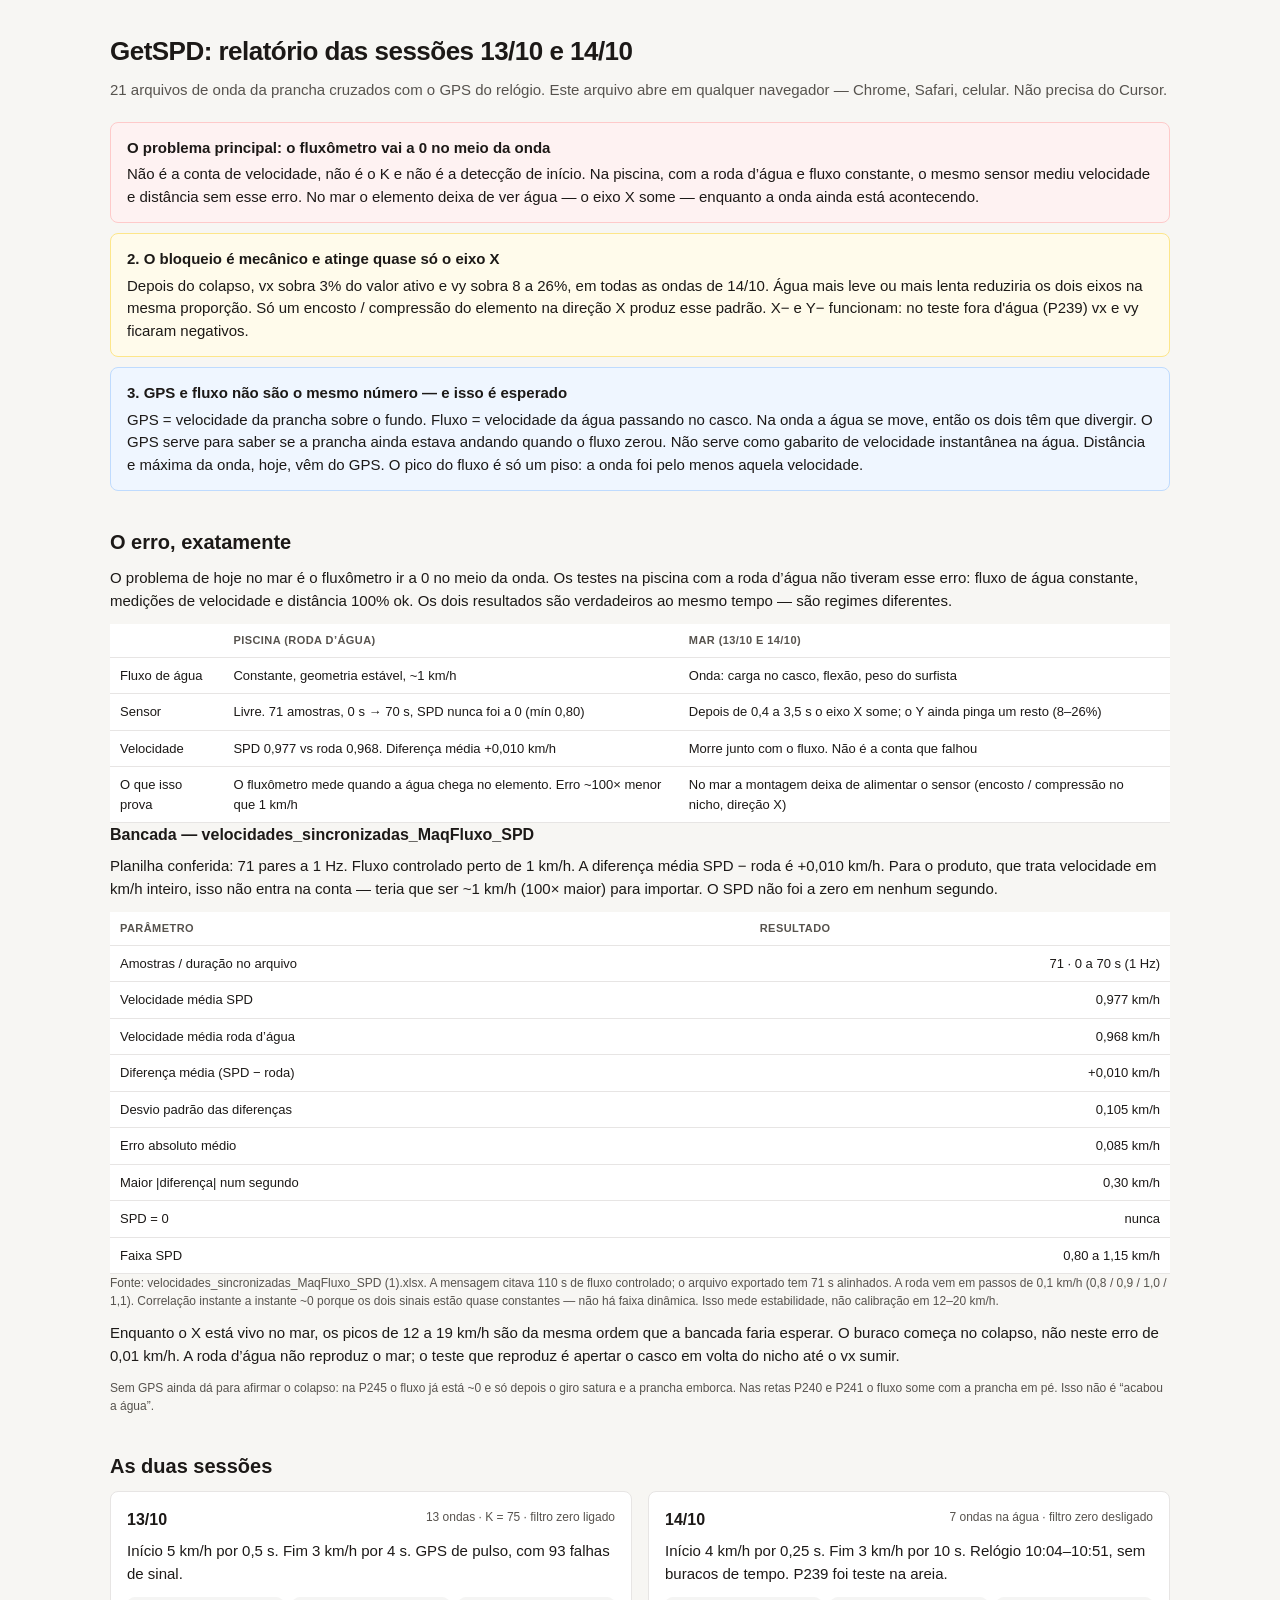
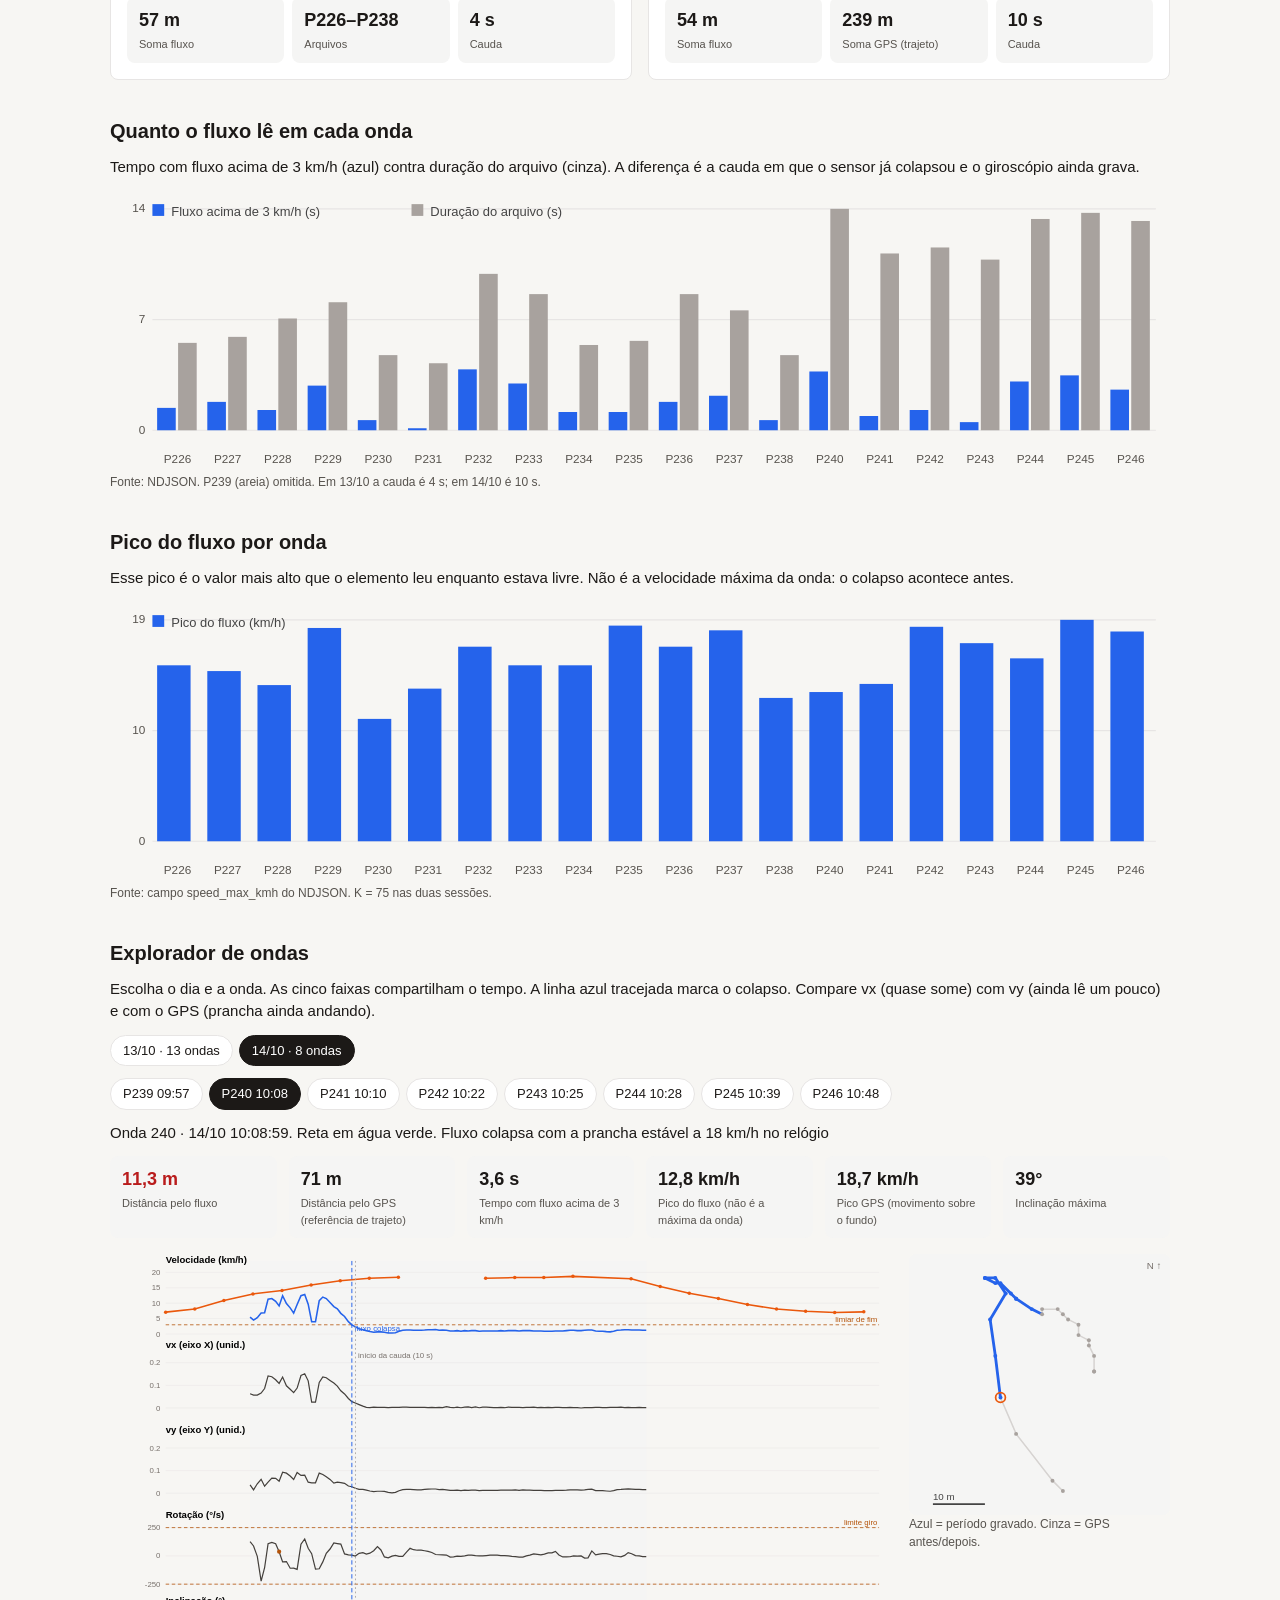
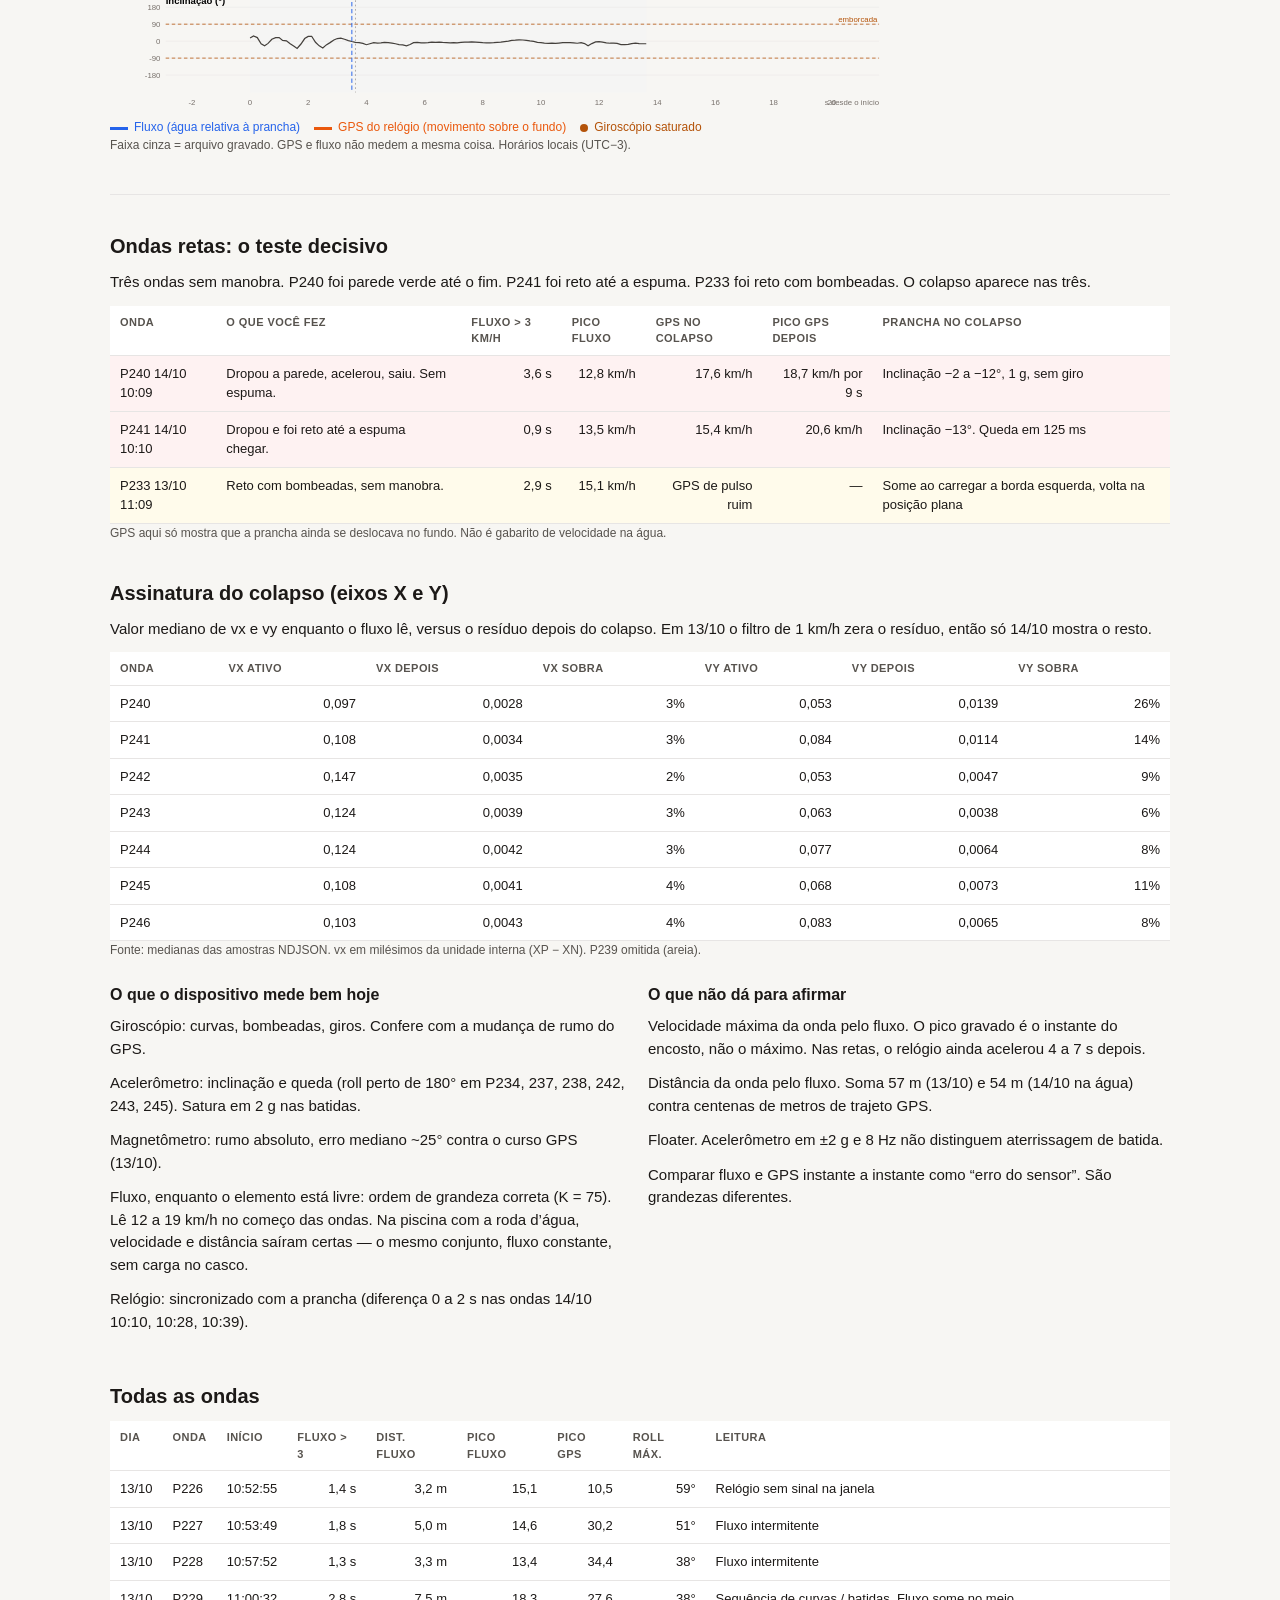
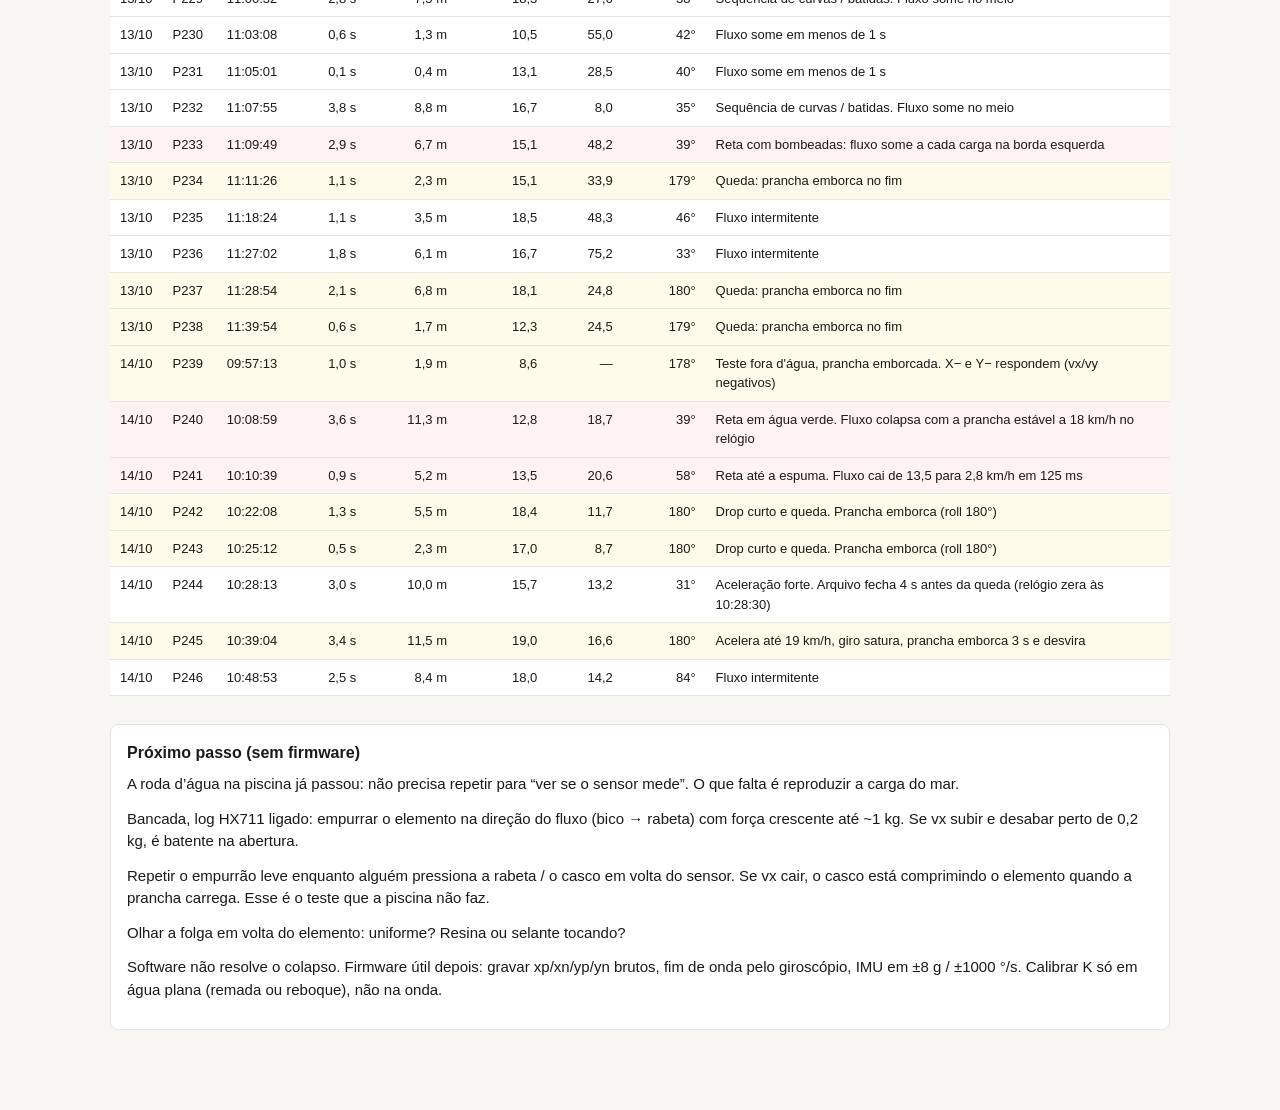
<file: report_1.0.html>
<!DOCTYPE html>
<html lang="pt-BR">
<head>
<meta charset="utf-8">
<meta name="viewport" content="width=device-width, initial-scale=1">
<title>GetSPD — relatório 13/10 e 14/10</title>
<style>
:root {
  --bg: #f7f6f3; --card: #fff; --text: #1c1917; --muted: #57534e;
  --line: #e7e5e4; --blue: #2563eb; --orange: #ea580c; --amber: #b45309;
  --red: #b91c1c; --warn: #92400e; --info: #1e40af;
  --fill: #f5f5f4; --danger-bg: #fef2f2; --warn-bg: #fffbeb; --info-bg: #eff6ff;
}
* { box-sizing: border-box; }
body {
  margin: 0; font: 15px/1.5 -apple-system, BlinkMacSystemFont, "Segoe UI", sans-serif;
  color: var(--text); background: var(--bg);
}
.wrap { max-width: 1100px; margin: 0 auto; padding: 32px 20px 80px; }
h1 { font-size: 26px; font-weight: 650; margin: 0 0 8px; letter-spacing: -0.02em; }
h2 { font-size: 20px; font-weight: 650; margin: 36px 0 10px; }
h3 { font-size: 16px; font-weight: 650; margin: 0 0 8px; }
p { margin: 0 0 12px; }
.lead { color: var(--muted); margin-bottom: 20px; }
.small { font-size: 12px; color: var(--muted); }
.callout { border-radius: 8px; padding: 14px 16px; margin: 10px 0; border: 1px solid var(--line); }
.callout b { display: block; margin-bottom: 4px; }
.callout.danger { background: var(--danger-bg); border-color: #fecaca; }
.callout.warn { background: var(--warn-bg); border-color: #fde68a; }
.callout.info { background: var(--info-bg); border-color: #bfdbfe; }
.grid2 { display: grid; grid-template-columns: 1fr 1fr; gap: 16px; }
.grid3 { display: grid; grid-template-columns: repeat(3, 1fr); gap: 8px; }
.grid6 { display: grid; grid-template-columns: repeat(6, 1fr); gap: 12px; }
.explore { display: grid; grid-template-columns: minmax(0, 3fr) minmax(0, 1fr); gap: 16px; align-items: start; }
.card { background: var(--card); border: 1px solid var(--line); border-radius: 8px; padding: 16px; }
.card .meta { float: right; font-size: 12px; color: var(--muted); }
.stat { background: var(--fill); border-radius: 8px; padding: 10px 12px; }
.stat .v { font-size: 18px; font-weight: 650; }
.stat .v.danger { color: var(--red); }
.stat .v.warn { color: var(--warn); }
.stat .l { font-size: 11px; color: var(--muted); margin-top: 2px; }
table { width: 100%; border-collapse: collapse; font-size: 13px; background: var(--card); }
th, td { text-align: left; padding: 8px 10px; border-bottom: 1px solid var(--line); vertical-align: top; }
th { font-size: 11px; text-transform: uppercase; letter-spacing: 0.04em; color: var(--muted); font-weight: 600; }
td.r { text-align: right; font-variant-numeric: tabular-nums; }
tr.danger td { background: var(--danger-bg); }
tr.warn td { background: var(--warn-bg); }
.pills { display: flex; flex-wrap: wrap; gap: 6px; margin: 8px 0 12px; }
button.pill {
  border: 1px solid var(--line); background: var(--card); color: var(--text);
  border-radius: 999px; padding: 5px 12px; cursor: pointer; font: inherit; font-size: 13px;
}
button.pill.on { background: var(--text); color: #fff; border-color: var(--text); }
.legend { display: flex; flex-wrap: wrap; gap: 14px; font-size: 12px; color: var(--muted); margin-top: 8px; }
.legend i { display: inline-block; width: 18px; height: 3px; vertical-align: middle; margin-right: 6px; background: currentColor; }
.legend i.dot { width: 8px; height: 8px; border-radius: 50%; }
svg.chart { width: 100%; display: block; }
hr { border: 0; border-top: 1px solid var(--line); margin: 28px 0; }
@media (max-width: 800px) {
  .grid2, .grid6, .explore { grid-template-columns: 1fr; }
  .grid3 { grid-template-columns: 1fr; }
}
@media print {
  body { background: #fff; }
  button.pill { border: 1px solid #111; }
  .callout, .card, .stat { break-inside: avoid; }
}
</style>
</head>
<body>
<div class="wrap">
  <h1>GetSPD: relatório das sessões 13/10 e 14/10</h1>
  <p class="lead">21 arquivos de onda da prancha cruzados com o GPS do relógio. Este arquivo abre em qualquer navegador — Chrome, Safari, celular. Não precisa do Cursor.</p>

  <div class="callout danger">
    <b>O problema principal: o fluxômetro vai a 0 no meio da onda</b>
    Não é a conta de velocidade, não é o K e não é a detecção de início. Na piscina, com a roda d’água e fluxo constante, o mesmo sensor mediu velocidade e distância sem esse erro. No mar o elemento deixa de ver água — o eixo X some — enquanto a onda ainda está acontecendo.
  </div>
  <div class="callout warn">
    <b>2. O bloqueio é mecânico e atinge quase só o eixo X</b>
    Depois do colapso, vx sobra 3% do valor ativo e vy sobra 8 a 26%, em todas as ondas de 14/10. Água mais leve ou mais lenta reduziria os dois eixos na mesma proporção. Só um encosto / compressão do elemento na direção X produz esse padrão. X− e Y− funcionam: no teste fora d'água (P239) vx e vy ficaram negativos.
  </div>
  <div class="callout info">
    <b>3. GPS e fluxo não são o mesmo número — e isso é esperado</b>
    GPS = velocidade da prancha sobre o fundo. Fluxo = velocidade da água passando no casco. Na onda a água se move, então os dois têm que divergir. O GPS serve para saber se a prancha ainda estava andando quando o fluxo zerou. Não serve como gabarito de velocidade instantânea na água. Distância e máxima da onda, hoje, vêm do GPS. O pico do fluxo é só um piso: a onda foi pelo menos aquela velocidade.
  </div>

  <h2>O erro, exatamente</h2>
  <p>O problema de hoje no mar é o fluxômetro ir a 0 no meio da onda. Os testes na piscina com a roda d’água não tiveram esse erro: fluxo de água constante, medições de velocidade e distância 100% ok. Os dois resultados são verdadeiros ao mesmo tempo — são regimes diferentes.</p>
  <table>
    <thead><tr><th></th><th>Piscina (roda d’água)</th><th>Mar (13/10 e 14/10)</th></tr></thead>
    <tbody>
      <tr><td>Fluxo de água</td><td>Constante, geometria estável, ~1 km/h</td><td>Onda: carga no casco, flexão, peso do surfista</td></tr>
      <tr><td>Sensor</td><td>Livre. 71 amostras, 0 s → 70 s, SPD nunca foi a 0 (mín 0,80)</td><td>Depois de 0,4 a 3,5 s o eixo X some; o Y ainda pinga um resto (8–26%)</td></tr>
      <tr><td>Velocidade</td><td>SPD 0,977 vs roda 0,968. Diferença média +0,010 km/h</td><td>Morre junto com o fluxo. Não é a conta que falhou</td></tr>
      <tr><td>O que isso prova</td><td>O fluxômetro mede quando a água chega no elemento. Erro ~100× menor que 1 km/h</td><td>No mar a montagem deixa de alimentar o sensor (encosto / compressão no nicho, direção X)</td></tr>
    </tbody>
  </table>
  <h3>Bancada — velocidades_sincronizadas_MaqFluxo_SPD</h3>
  <p>Planilha conferida: 71 pares a 1 Hz. Fluxo controlado perto de 1 km/h. A diferença média SPD − roda é +0,010 km/h. Para o produto, que trata velocidade em km/h inteiro, isso não entra na conta — teria que ser ~1 km/h (100× maior) para importar. O SPD não foi a zero em nenhum segundo.</p>
  <table>
    <thead><tr><th>Parâmetro</th><th class="r">Resultado</th></tr></thead>
    <tbody>
      <tr><td>Amostras / duração no arquivo</td><td class="r">71 · 0 a 70 s (1 Hz)</td></tr>
      <tr><td>Velocidade média SPD</td><td class="r">0,977 km/h</td></tr>
      <tr><td>Velocidade média roda d’água</td><td class="r">0,968 km/h</td></tr>
      <tr><td>Diferença média (SPD − roda)</td><td class="r">+0,010 km/h</td></tr>
      <tr><td>Desvio padrão das diferenças</td><td class="r">0,105 km/h</td></tr>
      <tr><td>Erro absoluto médio</td><td class="r">0,085 km/h</td></tr>
      <tr><td>Maior |diferença| num segundo</td><td class="r">0,30 km/h</td></tr>
      <tr><td>SPD = 0</td><td class="r">nunca</td></tr>
      <tr><td>Faixa SPD</td><td class="r">0,80 a 1,15 km/h</td></tr>
    </tbody>
  </table>
  <p class="small">Fonte: velocidades_sincronizadas_MaqFluxo_SPD (1).xlsx. A mensagem citava 110 s de fluxo controlado; o arquivo exportado tem 71 s alinhados. A roda vem em passos de 0,1 km/h (0,8 / 0,9 / 1,0 / 1,1). Correlação instante a instante ~0 porque os dois sinais estão quase constantes — não há faixa dinâmica. Isso mede estabilidade, não calibração em 12–20 km/h.</p>
  <p>Enquanto o X está vivo no mar, os picos de 12 a 19 km/h são da mesma ordem que a bancada faria esperar. O buraco começa no colapso, não neste erro de 0,01 km/h. A roda d’água não reproduz o mar; o teste que reproduz é apertar o casco em volta do nicho até o vx sumir.</p>
  <p class="small">Sem GPS ainda dá para afirmar o colapso: na P245 o fluxo já está ~0 e só depois o giro satura e a prancha emborca. Nas retas P240 e P241 o fluxo some com a prancha em pé. Isso não é “acabou a água”.</p>

  <h2>As duas sessões</h2>
  <div class="grid2" id="sessions"></div>

  <h2>Quanto o fluxo lê em cada onda</h2>
  <p>Tempo com fluxo acima de 3 km/h (azul) contra duração do arquivo (cinza). A diferença é a cauda em que o sensor já colapsou e o giroscópio ainda grava.</p>
  <div id="chart-act"></div>
  <p class="small">Fonte: NDJSON. P239 (areia) omitida. Em 13/10 a cauda é 4 s; em 14/10 é 10 s.</p>

  <h2>Pico do fluxo por onda</h2>
  <p>Esse pico é o valor mais alto que o elemento leu enquanto estava livre. Não é a velocidade máxima da onda: o colapso acontece antes.</p>
  <div id="chart-vmax"></div>
  <p class="small">Fonte: campo speed_max_kmh do NDJSON. K = 75 nas duas sessões.</p>

  <h2>Explorador de ondas</h2>
  <p>Escolha o dia e a onda. As cinco faixas compartilham o tempo. A linha azul tracejada marca o colapso. Compare vx (quase some) com vy (ainda lê um pouco) e com o GPS (prancha ainda andando).</p>
  <div class="pills" id="days"></div>
  <div class="pills" id="waves"></div>
  <p id="wave-note"></p>
  <div class="grid6" id="stats"></div>
  <div class="explore" style="margin-top:16px">
    <div>
      <div id="timeline"></div>
      <div class="legend">
        <span style="color:var(--blue)"><i></i>Fluxo (água relativa à prancha)</span>
        <span style="color:var(--orange)"><i></i>GPS do relógio (movimento sobre o fundo)</span>
        <span style="color:var(--amber)"><i class="dot"></i>Giroscópio saturado</span>
      </div>
      <p class="small">Faixa cinza = arquivo gravado. GPS e fluxo não medem a mesma coisa. Horários locais (UTC−3).</p>
    </div>
    <div>
      <div id="map"></div>
      <p class="small">Azul = período gravado. Cinza = GPS antes/depois.</p>
    </div>
  </div>

  <hr>
  <h2>Ondas retas: o teste decisivo</h2>
  <p>Três ondas sem manobra. P240 foi parede verde até o fim. P241 foi reto até a espuma. P233 foi reto com bombeadas. O colapso aparece nas três.</p>
  <table>
    <thead><tr><th>Onda</th><th>O que você fez</th><th class="r">Fluxo &gt; 3 km/h</th><th class="r">Pico fluxo</th><th class="r">GPS no colapso</th><th class="r">Pico GPS depois</th><th>Prancha no colapso</th></tr></thead>
    <tbody>
      <tr class="danger"><td>P240 14/10 10:09</td><td>Dropou a parede, acelerou, saiu. Sem espuma.</td><td class="r">3,6 s</td><td class="r">12,8 km/h</td><td class="r">17,6 km/h</td><td class="r">18,7 km/h por 9 s</td><td>Inclinação −2 a −12°, 1 g, sem giro</td></tr>
      <tr class="danger"><td>P241 14/10 10:10</td><td>Dropou e foi reto até a espuma chegar.</td><td class="r">0,9 s</td><td class="r">13,5 km/h</td><td class="r">15,4 km/h</td><td class="r">20,6 km/h</td><td>Inclinação −13°. Queda em 125 ms</td></tr>
      <tr class="warn"><td>P233 13/10 11:09</td><td>Reto com bombeadas, sem manobra.</td><td class="r">2,9 s</td><td class="r">15,1 km/h</td><td class="r">GPS de pulso ruim</td><td class="r">—</td><td>Some ao carregar a borda esquerda, volta na posição plana</td></tr>
    </tbody>
  </table>
  <p class="small">GPS aqui só mostra que a prancha ainda se deslocava no fundo. Não é gabarito de velocidade na água.</p>

  <h2>Assinatura do colapso (eixos X e Y)</h2>
  <p>Valor mediano de vx e vy enquanto o fluxo lê, versus o resíduo depois do colapso. Em 13/10 o filtro de 1 km/h zera o resíduo, então só 14/10 mostra o resto.</p>
  <div id="collapse-table"></div>
  <p class="small">Fonte: medianas das amostras NDJSON. vx em milésimos da unidade interna (XP − XN). P239 omitida (areia).</p>

  <div class="grid2" style="margin-top:24px">
    <div>
      <h3>O que o dispositivo mede bem hoje</h3>
      <p>Giroscópio: curvas, bombeadas, giros. Confere com a mudança de rumo do GPS.</p>
      <p>Acelerômetro: inclinação e queda (roll perto de 180° em P234, 237, 238, 242, 243, 245). Satura em 2 g nas batidas.</p>
      <p>Magnetômetro: rumo absoluto, erro mediano ~25° contra o curso GPS (13/10).</p>
      <p>Fluxo, enquanto o elemento está livre: ordem de grandeza correta (K = 75). Lê 12 a 19 km/h no começo das ondas. Na piscina com a roda d’água, velocidade e distância saíram certas — o mesmo conjunto, fluxo constante, sem carga no casco.</p>
      <p>Relógio: sincronizado com a prancha (diferença 0 a 2 s nas ondas 14/10 10:10, 10:28, 10:39).</p>
    </div>
    <div>
      <h3>O que não dá para afirmar</h3>
      <p>Velocidade máxima da onda pelo fluxo. O pico gravado é o instante do encosto, não o máximo. Nas retas, o relógio ainda acelerou 4 a 7 s depois.</p>
      <p>Distância da onda pelo fluxo. Soma 57 m (13/10) e 54 m (14/10 na água) contra centenas de metros de trajeto GPS.</p>
      <p>Floater. Acelerômetro em ±2 g e 8 Hz não distinguem aterrissagem de batida.</p>
      <p>Comparar fluxo e GPS instante a instante como “erro do sensor”. São grandezas diferentes.</p>
    </div>
  </div>

  <h2>Todas as ondas</h2>
  <div id="all-table"></div>

  <div class="card" style="margin-top:28px">
    <h3>Próximo passo (sem firmware)</h3>
    <p>A roda d’água na piscina já passou: não precisa repetir para “ver se o sensor mede”. O que falta é reproduzir a carga do mar.</p>
    <p>Bancada, log HX711 ligado: empurrar o elemento na direção do fluxo (bico → rabeta) com força crescente até ~1 kg. Se vx subir e desabar perto de 0,2 kg, é batente na abertura.</p>
    <p>Repetir o empurrão leve enquanto alguém pressiona a rabeta / o casco em volta do sensor. Se vx cair, o casco está comprimindo o elemento quando a prancha carrega. Esse é o teste que a piscina não faz.</p>
    <p>Olhar a folga em volta do elemento: uniforme? Resina ou selante tocando?</p>
    <p>Software não resolve o colapso. Firmware útil depois: gravar xp/xn/yp/yn brutos, fim de onda pelo giroscópio, IMU em ±8 g / ±1000 °/s. Calibrar K só em água plana (remada ou reboque), não na onda.</p>
  </div>
</div>
<script>
const WAVES = [{"day": "13/10", "n": 226, "st": "10:52:55", "dur": 5.375, "act": 1.38, "last": 1.25, "dist": 3.18, "vmax": 15.1, "vmean": 2.31, "temp": 30.0, "setup": {"start": 5.0, "stop": 3.0, "min_on_ms": 500, "min_off_ms": 4000}, "gpsMax": 10.5, "gpsMean": 4.3, "gpsDist": 7.9, "rdist": 0, "rmax": 10.5, "rmean": 10.5, "rdur": null, "roll": 59, "rot": 285, "sa": 14, "sg": 0, "vxn": 0, "vyn": 0, "nS": 44, "vxA": 0.055, "vyA": 0.085, "vxR": 0.0, "vyR": 0.0, "t": [0, 12, 25, 38, 50, 62, 75, 88, 100, 112, 125, 138, 150, 162, 175, 188, 200, 212, 225, 238, 250, 262, 275, 288, 300, 312, 325, 338, 350, 362, 375, 388, 400, 412, 425, 438, 450, 462, 475, 488, 500, 512, 525, 538], "sp": [98, 146, 151, 139, 132, 102, 63, 36, 34, 55, 57, 0, 0, 0, 0, 0, 0, 0, 0, 0, 0, 0, 0, 0, 0, 0, 0, 0, 0, 0, 0, 0, 0, 0, 0, 0, 0, 0, 0, 0, 0, 0, 0, 0], "vx": [3, 143, 141, 132, 138, 107, 55, 26, 1, 1, 1, 0, 0, 0, 0, 0, 0, 0, 0, 0, 0, 0, 0, 0, 0, 0, 0, 0, 0, 0, 0, 0, 0, 0, 0, 0, 0, 0, 0, 0, 0, 0, 0, 0], "vy": [130, 132, 144, 130, 110, 85, 63, 41, 45, 74, 77, 0, 0, 0, 0, 0, 0, 0, 0, 0, 0, 0, 0, 0, 0, 0, 0, 0, 0, 0, 0, 0, 0, 0, 0, 0, 0, 0, 0, 0, 0, 0, 0, 0], "yr": [23, -11, -36, -126, -139, -94, -104, -69, -101, -149, -185, -186, -179, -162, -116, -79, -59, -19, -13, -15, -5, 14, 27, 15, 4, 4, 8, 6, 6, 23, 15, 1, 5, -3, -1, -3, -11, -21, -27, -27, -28, -38, -51, -69], "rl": [16, 15, 4, -12, -25, -28, -22, -14, -9, -6, -15, -20, -32, -41, -59, -36, -32, -21, -14, -12, -10, -11, -9, -5, -5, -7, -7, -8, -8, -9, -7, -8, -7, -10, -10, -10, -10, -9, -9, -9, -9, -10, -10, -9], "ac": [72, 182, 193, 233, 265, 210, 195, 201, 202, 200, 225, 36, 57, 24, 31, 68, 237, 139, 110, 108, 120, 128, 124, 123, 102, 92, 86, 92, 103, 102, 114, 109, 106, 103, 100, 95, 99, 104, 100, 102, 97, 93, 98, 97], "f": [0, 0, 0, 1, 1, 0, 0, 1, 1, 1, 0, 0, 0, 0, 0, 0, 1, 0, 0, 0, 0, 0, 0, 0, 0, 0, 0, 0, 0, 0, 0, 0, 0, 0, 0, 0, 0, 0, 0, 0, 0, 0, 0, 0], "g": [[0.0, -1], [1.0, 5.3], [2.0, 0.0], [4.0, 10.5], [5.0, 2.3], [6.0, 0.0], [8.0, 4.0], [9.0, 1.4], [10.0, 10.8], [11.0, 5.1], [12.0, 9.0], [13.0, 2.6], [14.0, 6.3], [15.0, 7.5], [16.0, 9.2], [17.0, 9.9]], "tr": [[3, -4, 0], [4, -4, 1], [4, -4, 2], [0, 0, 4], [-1, 0, 5], [-1, 0, 6], [-3, -1, 8], [-3, 0, 9], [-4, 2, 10], [-3, 1, 11], [-2, 4, 12], [-1, 3, 13], [1, 3, 14], [2, 2, 15], [2, -1, 16], [3, -3, 17]]}, {"day": "13/10", "n": 227, "st": "10:53:49", "dur": 5.75, "act": 1.75, "last": 1.62, "dist": 4.95, "vmax": 14.6, "vmean": 3.26, "temp": 29.4, "setup": {"start": 5.0, "stop": 3.0, "min_on_ms": 500, "min_off_ms": 4000}, "gpsMax": 30.2, "gpsMean": 14.1, "gpsDist": 7.3, "rdist": 34, "rmax": 30.2, "rmean": 19.2, "rdur": 6.0, "roll": 51, "rot": 278, "sa": 17, "sg": 9, "vxn": 0, "vyn": 0, "nS": 47, "vxA": 0.11, "vyA": 0.09, "vxR": 0.0, "vyR": 0.0, "t": [0, 14, 25, 38, 50, 62, 75, 88, 100, 112, 125, 138, 150, 162, 175, 188, 200, 212, 225, 238, 250, 262, 275, 288, 300, 312, 325, 338, 350, 362, 375, 388, 400, 412, 425, 438, 450, 462, 475, 488, 500, 512, 525, 538, 550, 562, 575], "sp": [104, 104, 108, 53, 138, 48, 129, 146, 131, 140, 113, 91, 84, 48, 0, 0, 0, 24, 18, 26, 25, 0, 0, 0, 0, 0, 0, 0, 0, 0, 0, 0, 0, 0, 0, 0, 0, 0, 0, 0, 0, 0, 0, 0, 0, 0, 0], "vx": [108, 108, 124, 47, 157, 24, 141, 153, 131, 139, 112, 77, 73, 49, 0, 0, 0, 23, 3, 2, 3, 0, 0, 0, 0, 0, 0, 0, 0, 0, 0, 0, 0, 0, 0, 0, 0, 0, 0, 0, 0, 0, 0, 0, 0, 0, 0], "vy": [87, 87, 72, 53, 95, 59, 99, 120, 115, 125, 100, 94, 84, 41, 0, 0, 0, 23, 24, 35, 33, 0, 0, 0, 0, 0, 0, 0, 0, 0, 0, 0, 0, 0, 0, 0, 0, 0, 0, 0, 0, 0, 0, 0, 0, 0, 0], "yr": [30, -38, 61, 31, -26, -46, -11, 31, -11, -62, -73, -118, -142, -84, -22, 49, 65, 134, -88, -62, -110, 3, 54, 236, 108, 13, -22, -30, -13, -6, 10, 17, 18, 9, 2, 4, 5, 6, 6, -2, -32, -35, -54, -62, -56, -67, -55], "rl": [10, -3, 2, 1, -8, -10, -12, -1, -2, -4, -8, -16, -20, -20, -13, -8, 7, 4, -14, -16, -25, -40, -51, 24, 30, 15, 11, 11, 0, -6, -6, -8, -9, -7, -7, -7, -7, -7, -7, -4, -7, -6, -4, -4, -3, -2, -3], "ac": [143, 214, 167, 113, 212, 172, 88, 132, 163, 162, 177, 169, 225, 220, 269, 283, 270, 116, 246, 178, 104, 85, 66, 346, 114, 99, 108, 95, 72, 45, 55, 177, 137, 114, 113, 111, 109, 109, 105, 137, 112, 113, 86, 66, 103, 105, 137], "f": [0, 1, 0, 0, 1, 0, 0, 0, 0, 0, 0, 0, 1, 1, 1, 1, 0, 0, 3, 2, 0, 2, 0, 3, 0, 0, 0, 0, 0, 0, 0, 0, 0, 0, 0, 0, 0, 0, 0, 0, 0, 0, 0, 0, 0, 0, 0], "g": [[-7.5, 7.6], [-6.5, 4.8], [-5.5, 10.5], [-4.5, 9.0], [-3.5, 15.3], [-2.5, 21.0], [-1.5, 19.0], [-0.5, 29.7], [0.5, 30.2], [1.5, 6.7], [2.5, 19.7], [3.5, 0.0], [7.5, -1], [8.5, 10.4], [9.5, 0.0], [13.5, -1], [14.5, 2.2], [15.5, 8.0], [16.5, 9.5], [17.5, 4.9]], "tr": [[21, -6, -8], [20, -8, -8], [20, -9, -6], [17, -10, -6], [15, -10, -4], [12, -6, -4], [8, -2, -2], [3, 0, -2], [-3, 5, 0], [-11, 9, 0], [-11, 7, 2], [-16, 4, 2], [-16, 4, 4], [-19, 4, 8], [-16, 5, 8], [-16, 5, 10], [-3, 4, 14], [-3, 4, 14], [-1, 2, 16], [0, 0, 16], [0, -2, 18]]}, {"day": "13/10", "n": 228, "st": "10:57:52", "dur": 6.875, "act": 1.25, "last": 2.75, "dist": 3.28, "vmax": 13.4, "vmean": 1.9, "temp": 27.9, "setup": {"start": 5.0, "stop": 3.0, "min_on_ms": 500, "min_off_ms": 4000}, "gpsMax": 25.1, "gpsMean": 16.1, "gpsDist": 11.0, "rdist": 27, "rmax": 34.4, "rmean": 24.7, "rdur": 4.0, "roll": 38, "rot": 337, "sa": 12, "sg": 5, "vxn": 1, "vyn": 0, "nS": 56, "vxA": 0.108, "vyA": 0.096, "vxR": 0.0, "vyR": 0.0, "t": [0, 12, 25, 38, 50, 62, 75, 88, 100, 112, 125, 138, 150, 162, 175, 188, 200, 212, 225, 238, 250, 262, 275, 288, 300, 312, 325, 338, 350, 362, 375, 388, 400, 412, 425, 438, 450, 462, 475, 488, 500, 512, 525, 538, 550, 562, 575, 588, 600, 612, 625, 638, 650, 662, 675, 688], "sp": [123, 126, 50, 0, 17, 0, 0, 0, 27, 0, 0, 0, 15, 25, 35, 30, 106, 134, 134, 120, 21, 38, 46, 0, 0, 0, 0, 0, 0, 0, 0, 0, 0, 0, 0, 18, 0, 0, 0, 0, 0, 0, 0, 0, 0, 0, 0, 0, 0, 0, 0, 0, 0, 0, 0, 0], "vx": [124, 140, 59, 0, 22, 0, 0, 0, 3, 0, 0, 0, 3, -3, 4, 3, 93, 126, 126, 126, 4, 40, 49, 0, 0, 0, 0, 0, 0, 0, 0, 0, 0, 0, 0, 4, 0, 0, 0, 0, 0, 0, 0, 0, 0, 0, 0, 0, 0, 0, 0, 0, 0, 0, 0, 0], "vy": [107, 93, 31, 0, 4, 0, 0, 0, 36, 0, 0, 0, 20, 33, 47, 39, 106, 125, 125, 100, 28, 31, 36, 0, 0, 0, 0, 0, 0, 0, 0, 0, 0, 0, 0, 24, 0, 0, 0, 0, 0, 0, 0, 0, 0, 0, 0, 0, 0, 0, 0, 0, 0, 0, 0, 0], "yr": [-99, -73, -160, -84, 195, 248, 178, 57, 64, 91, 130, 69, -32, -62, -25, -28, 0, -98, 36, -61, -4, 13, 10, 18, 10, 7, 45, 53, 86, 71, 51, 6, -3, -15, -48, -58, -27, 16, 35, 19, -7, -28, -47, -53, -34, -2, 9, 12, 1, -1, 2, 11, 22, 30, 27, 24], "rl": [-38, -34, -34, -27, 5, 9, 3, -10, -19, -17, 3, 17, -4, -10, -9, -10, 5, -1, 10, -4, -6, -9, -10, -15, -3, 5, 9, 10, 2, -8, -7, 11, 32, 3, -20, -23, -15, -7, -6, -5, -3, 2, 4, 3, 4, 1, -2, -4, -3, -7, -7, -9, -12, -14, -11, -9], "ac": [200, 250, 256, 160, 275, 105, 83, 75, 76, 57, 181, 303, 164, 152, 144, 56, 225, 218, 171, 92, 211, 132, 142, 99, 101, 105, 96, 143, 224, 137, 66, 75, 97, 95, 140, 105, 109, 101, 103, 100, 110, 107, 117, 127, 109, 85, 103, 158, 120, 87, 101, 140, 109, 63, 121, 103], "f": [0, 1, 1, 2, 1, 2, 0, 0, 0, 0, 0, 1, 0, 0, 0, 0, 1, 0, 0, 0, 3, 0, 0, 0, 0, 0, 0, 0, 1, 0, 0, 0, 0, 0, 0, 0, 0, 0, 0, 0, 0, 0, 0, 0, 0, 0, 0, 0, 0, 0, 0, 0, 0, 0, 0, 0], "g": [[-2.2, -1], [-1.2, 24.4], [-0.2, 34.4], [0.8, 25.1], [1.8, 20.9], [2.8, 18.5], [3.8, 0.0], [8.8, -1], [9.8, 7.2], [10.8, 9.9], [11.8, 16.5], [12.8, 4.5], [13.8, 7.0], [14.8, 2.1], [15.8, 5.8], [16.8, 7.5], [17.8, 7.7], [18.8, 7.3]], "tr": [[21, -8, -2], [16, -3, -1], [7, -1, 0], [2, 3, 1], [-4, 4, 2], [-9, 6, 3], [-9, 6, 4], [-9, 4, 9], [-7, 5, 10], [-5, 3, 11], [-4, -1, 12], [-3, -1, 13], [-2, -3, 14], [-1, -3, 15], [0, -3, 16], [1, -4, 17], [2, -2, 18], [3, -3, 19]]}, {"day": "13/10", "n": 229, "st": "11:00:32", "dur": 7.875, "act": 2.75, "last": 3.75, "dist": 7.52, "vmax": 18.3, "vmean": 3.63, "temp": 27.4, "setup": {"start": 5.0, "stop": 3.0, "min_on_ms": 500, "min_off_ms": 4000}, "gpsMax": 27.6, "gpsMean": 17.0, "gpsDist": 30.1, "rdist": 28, "rmax": 27.6, "rmean": 21.2, "rdur": 5.0, "roll": 38, "rot": 551, "sa": 20, "sg": 8, "vxn": 0, "vyn": 0, "nS": 64, "vxA": 0.106, "vyA": 0.051, "vxR": 0.0, "vyR": 0.0, "t": [0, 12, 25, 38, 50, 62, 75, 88, 100, 112, 125, 138, 150, 163, 175, 188, 200, 212, 225, 238, 250, 262, 275, 288, 300, 312, 325, 338, 350, 362, 375, 388, 400, 412, 425, 438, 450, 462, 475, 488, 500, 512, 525, 538, 550, 562, 575, 588, 600, 612, 625, 638, 650, 662, 675, 688, 700, 712, 725, 738, 750, 762, 776, 788], "sp": [154, 151, 168, 163, 181, 166, 119, 71, 52, 49, 26, 0, 0, 0, 0, 0, 0, 0, 0, 58, 183, 118, 93, 90, 78, 80, 54, 55, 47, 43, 34, 17, 19, 17, 17, 18, 0, 0, 0, 0, 0, 0, 0, 0, 0, 0, 0, 0, 0, 0, 0, 0, 0, 0, 0, 0, 0, 0, 0, 0, 0, 0, 0, 0], "vx": [172, 164, 187, 182, 218, 206, 151, 79, 52, 46, 6, 0, 0, 0, 0, 0, 0, 0, 0, 77, 235, 148, 115, 112, 98, 99, 62, 52, 38, 15, 4, 15, 13, 11, 15, 18, 0, 0, 0, 0, 0, 0, 0, 0, 0, 0, 0, 0, 0, 0, 0, 0, 0, 0, 0, 0, 0, 0, 0, 0, 0, 0, 0, 0], "vy": [112, 117, 123, 118, 106, 82, 51, 51, 45, 46, 34, 0, 0, 0, 0, 0, 0, 0, 0, 4, 63, 51, 47, 43, 36, 37, 35, 52, 50, 55, 46, 18, 22, 19, 18, 15, 0, 0, 0, 0, 0, 0, 0, 0, 0, 0, 0, 0, 0, 0, 0, 0, 0, 0, 0, 0, 0, 0, 0, 0, 0, 0, 0, 0], "yr": [6, -76, -47, -20, 73, 84, 123, 116, 100, -132, -275, -235, -8, -28, -82, -71, -98, -131, -109, 34, 124, 76, -65, -29, 56, 150, 168, -66, -244, -275, -275, -70, -28, -73, -55, 12, 43, 75, 87, 113, 66, 29, 5, -5, 6, -14, 2, 34, 63, 52, 25, 21, 14, 1, -8, -25, -13, -17, -9, -14, -1, -15, -18, -15], "rl": [6, -3, -13, -13, 4, 16, 22, 25, 26, 2, -18, -24, -16, -12, -11, -5, -19, -23, -34, -15, 7, 15, 5, -12, 5, 17, 30, 10, -16, -30, -38, -26, -15, -14, -13, -8, -2, -6, -5, -10, -14, -15, -17, -19, -16, -17, -14, -25, -28, -23, -15, -12, -11, -11, -8, -9, -10, -9, -10, -11, -12, -13, -12, -9], "ac": [193, 146, 102, 190, 224, 237, 264, 246, 227, 253, 320, 189, 84, 53, 48, 173, 107, 163, 220, 181, 249, 252, 156, 90, 222, 255, 223, 263, 303, 279, 262, 171, 158, 144, 97, 85, 129, 136, 93, 98, 91, 88, 103, 101, 103, 107, 179, 162, 146, 148, 120, 106, 109, 114, 95, 94, 87, 89, 92, 80, 84, 87, 91, 101], "f": [0, 0, 0, 0, 1, 1, 1, 1, 3, 1, 3, 2, 0, 0, 0, 0, 0, 0, 0, 0, 1, 1, 0, 0, 1, 1, 0, 0, 1, 3, 2, 0, 0, 0, 0, 0, 0, 0, 0, 0, 0, 0, 0, 0, 0, 0, 0, 0, 0, 0, 0, 0, 0, 0, 0, 0, 0, 0, 0, 0, 0, 0, 0, 0], "g": [[-0.2, -1], [0.8, 27.6], [1.8, 26.7], [2.8, 22.4], [3.8, 19.2], [4.8, 22.7], [5.8, 8.7], [6.8, 0.0], [7.8, 8.6], [8.8, 8.5], [9.8, 8.7], [10.8, 7.9], [11.8, 15.0], [12.8, 4.8], [13.8, 0.0], [19.8, -1]], "tr": [[6, -24, 0], [4, -17, 1], [2, -10, 2], [3, -4, 3], [-2, -2, 4], [-4, 4, 5], [-4, 7, 6], [-4, 7, 7], [-4, 9, 8], [-2, 8, 9], [0, 6, 10], [2, 6, 11], [1, 2, 12], [2, 3, 13], [2, 3, 14], [-1, 3, 20]]}, {"day": "13/10", "n": 230, "st": "11:03:08", "dur": 4.625, "act": 0.62, "last": 0.5, "dist": 1.31, "vmax": 10.5, "vmean": 1.27, "temp": 26.9, "setup": {"start": 5.0, "stop": 3.0, "min_on_ms": 500, "min_off_ms": 4000}, "gpsMax": 37.1, "gpsMean": 16.5, "gpsDist": 15.3, "rdist": 2, "rmax": 55.0, "rmean": 32.0, "rdur": 1.0, "roll": 42, "rot": 298, "sa": 16, "sg": 8, "vxn": 0, "vyn": 0, "nS": 38, "vxA": 0.103, "vyA": 0.09, "vxR": 0.0, "vyR": 0.0, "t": [0, 12, 25, 38, 50, 62, 75, 88, 100, 112, 125, 138, 150, 162, 175, 188, 200, 212, 225, 238, 250, 262, 275, 288, 300, 312, 325, 338, 350, 362, 375, 388, 400, 412, 425, 438, 450, 462], "sp": [105, 103, 105, 105, 39, 0, 0, 0, 0, 0, 0, 0, 0, 0, 26, 0, 0, 0, 0, 0, 0, 0, 0, 0, 0, 0, 0, 0, 0, 0, 0, 0, 0, 0, 0, 0, 0, 0], "vx": [112, 103, 108, 102, 41, 0, 0, 0, 0, 0, 0, 0, 0, 0, 2, 0, 0, 0, 0, 0, 0, 0, 0, 0, 0, 0, 0, 0, 0, 0, 0, 0, 0, 0, 0, 0, 0, 0], "vy": [85, 90, 90, 95, 32, 0, 0, 0, 0, 0, 0, 0, 0, 0, 34, 0, 0, 0, 0, 0, 0, 0, 0, 0, 0, 0, 0, 0, 0, 0, 0, 0, 0, 0, 0, 0, 0, 0], "yr": [-3, -72, -112, -125, -177, -69, 243, 139, 124, 129, 104, 97, 54, 24, -26, -4, -3, -15, 113, 63, -10, -42, -24, 7, 23, 3, 40, 11, 52, 62, 14, -66, -44, -80, -69, -18, 58, 65], "rl": [14, 3, -14, -25, -29, -22, -9, 7, 0, 2, -19, -12, -11, 14, 8, 6, -10, -20, -17, -3, -14, -20, -19, -9, -10, -1, 16, 35, 42, 35, 23, 3, -20, -14, 7, 27, 31, 12], "ac": [233, 112, 220, 286, 256, 222, 184, 151, 88, 63, 143, 145, 118, 256, 198, 77, 92, 191, 63, 75, 86, 195, 228, 102, 120, 96, 128, 103, 55, 62, 64, 112, 138, 91, 117, 145, 79, 83], "f": [1, 0, 0, 1, 3, 3, 2, 0, 0, 0, 0, 0, 0, 1, 0, 0, 0, 0, 0, 0, 0, 0, 1, 0, 0, 0, 0, 0, 0, 0, 0, 0, 0, 0, 0, 0, 0, 0], "g": [[-3.8, -1], [-2.8, 55.0], [-1.8, 9.0], [-0.8, 0.0], [0.2, 11.0], [1.2, 37.1], [2.2, 17.9], [3.2, 0.0], [7.2, -1], [8.2, 12.5], [9.2, 2.2], [10.2, 10.3], [11.2, 7.1], [12.2, 5.7], [13.2, 4.9], [14.2, 6.2], [15.2, 6.5], [16.2, 9.9]], "tr": [[29, -12, -4], [14, -8, -3], [12, -7, -2], [12, -7, -1], [9, -7, 0], [0, -2, 1], [-4, 0, 2], [-4, 0, 3], [-10, 4, 7], [-10, 8, 8], [-10, 8, 9], [-8, 7, 10], [-8, 5, 11], [-6, 5, 12], [-6, 4, 13], [-5, 2, 14], [-4, 1, 15], [-3, -2, 16]]}, {"day": "13/10", "n": 231, "st": "11:05:01", "dur": 4.125, "act": 0.12, "last": 0.0, "dist": 0.37, "vmax": 13.1, "vmean": 0.7, "temp": 26.7, "setup": {"start": 5.0, "stop": 3.0, "min_on_ms": 500, "min_off_ms": 4000}, "gpsMax": 20.0, "gpsMean": 10.0, "gpsDist": null, "rdist": 34, "rmax": 28.5, "rmean": 19.4, "rdur": 6.0, "roll": 40, "rot": 144, "sa": 6, "sg": 0, "vxn": 0, "vyn": 0, "nS": 34, "vxA": 0.139, "vyA": 0.105, "vxR": 0.0, "vyR": 0.0, "t": [0, 12, 25, 38, 50, 62, 75, 88, 100, 112, 125, 138, 150, 162, 175, 188, 200, 212, 225, 238, 250, 262, 275, 288, 300, 312, 325, 338, 350, 362, 375, 388, 400, 412], "sp": [131, 24, 0, 19, 16, 16, 0, 0, 0, 0, 0, 16, 15, 0, 0, 0, 0, 0, 0, 0, 0, 0, 0, 0, 0, 0, 0, 0, 0, 0, 0, 0, 0, 0], "vx": [139, 3, 0, 20, 15, 3, 0, 0, 0, 0, 0, 4, 3, 0, 0, 0, 0, 0, 0, 0, 0, 0, 0, 0, 0, 0, 0, 0, 0, 0, 0, 0, 0, 0], "vy": [105, 32, 0, 16, 15, 21, 0, 0, 0, 0, 0, 21, 20, 0, 0, 0, 0, 0, 0, 0, 0, 0, 0, 0, 0, 0, 0, 0, 0, 0, 0, 0, 0, 0], "yr": [-6, 16, 3, 1, 0, 37, 70, 78, 32, 12, -46, -36, -13, 5, -11, -4, -43, -35, 16, 74, -13, -102, -52, -22, -11, 4, 32, 29, 6, 20, 71, 98, 89, 61], "rl": [14, 14, 10, 1, 4, 13, 32, 30, 23, 11, -4, -28, -16, -4, -4, -2, 2, 8, 16, 14, -12, -31, -35, -40, -28, -19, -13, -7, -5, -13, -10, -14, -3, -5], "ac": [209, 89, 69, 235, 99, 186, 117, 128, 117, 194, 229, 132, 86, 148, 100, 118, 141, 104, 97, 72, 140, 128, 88, 127, 107, 105, 102, 100, 99, 104, 103, 110, 121, 117], "f": [1, 0, 0, 1, 0, 0, 0, 0, 0, 0, 0, 0, 0, 0, 0, 0, 0, 0, 0, 0, 0, 0, 0, 0, 0, 0, 0, 0, 0, 0, 0, 0, 0, 0], "g": [[-7.1, 25.5], [-6.1, 6.9], [-5.1, 11.6], [-4.1, 11.3], [-3.1, 10.8], [-2.1, 28.5], [-1.1, 28.3], [-0.1, 25.2], [0.9, 20.0], [1.9, 0.0], [9.9, -1], [10.9, 13.7], [11.9, 20.2], [12.9, 10.3], [13.9, 7.8], [14.9, 9.3], [15.9, 16.8]], "tr": [[20, -7, -8], [22, 0, -7], [22, 2, -6], [23, 5, -5], [20, 4, -4], [19, 6, -3], [11, 5, -2], [3, 4, -1], [-4, 3, 0], [-10, 4, 1], [-10, 4, 2], [-23, 3, 10], [-23, -1, 11], [-18, -4, 12], [-16, -6, 13], [-15, -8, 14], [-12, -9, 15], [-11, -5, 16]]}, {"day": "13/10", "n": 232, "st": "11:07:55", "dur": 9.625, "act": 3.75, "last": 5.5, "dist": 8.84, "vmax": 16.7, "vmean": 3.37, "temp": 26.6, "setup": {"start": 5.0, "stop": 3.0, "min_on_ms": 500, "min_off_ms": 4000}, "gpsMax": 29.6, "gpsMean": 19.1, "gpsDist": 48.6, "rdist": 0, "rmax": 8.0, "rmean": 8.0, "rdur": null, "roll": 35, "rot": 577, "sa": 19, "sg": 10, "vxn": 0, "vyn": 0, "nS": 78, "vxA": 0.082, "vyA": 0.046, "vxR": 0.0, "vyR": 0.0, "t": [0, 19, 25, 38, 50, 62, 75, 88, 100, 112, 125, 138, 150, 162, 175, 188, 200, 212, 225, 238, 250, 262, 275, 288, 300, 312, 325, 338, 350, 362, 375, 388, 400, 412, 425, 438, 450, 462, 475, 488, 500, 512, 525, 538, 550, 562, 575, 588, 600, 612, 625, 638, 650, 662, 675, 688, 700, 712, 725, 738, 750, 762, 775, 788, 800, 812, 825, 838, 850, 862, 875, 888, 900, 912, 925, 938, 950, 962], "sp": [104, 104, 60, 58, 40, 19, 0, 0, 0, 28, 36, 0, 39, 159, 100, 103, 167, 164, 164, 81, 72, 51, 72, 74, 37, 28, 18, 23, 23, 29, 25, 0, 53, 0, 0, 68, 71, 94, 79, 85, 66, 57, 57, 54, 35, 16, 15, 0, 0, 0, 0, 0, 0, 0, 0, 0, 0, 0, 0, 0, 0, 0, 0, 0, 0, 0, 0, 0, 0, 0, 0, 0, 0, 0, 0, 0, 0, 0], "vx": [127, 127, 68, 57, 19, 3, 0, 0, 0, 26, 10, 0, 14, 203, 134, 133, 203, 202, 202, 106, 94, 60, 76, 77, 30, 3, 6, 20, 15, 24, 29, 0, 70, 0, 0, 84, 81, 106, 92, 104, 83, 70, 69, 68, 38, 17, 8, 0, 0, 0, 0, 0, 0, 0, 0, 0, 0, 0, 0, 0, 0, 0, 0, 0, 0, 0, 0, 0, 0, 0, 0, 0, 0, 0, 0, 0, 0, 0], "vy": [55, 55, 40, 53, 50, 25, 0, 0, 0, 26, 47, 0, 50, 60, 4, 31, 91, 84, 84, 19, 16, 30, 58, 62, 39, 38, 23, 24, 26, 30, 16, 0, 12, 0, 0, 34, 49, 66, 50, 45, 29, 30, 31, 24, 28, 13, 18, 0, 0, 0, 0, 0, 0, 0, 0, 0, 0, 0, 0, 0, 0, 0, 0, 0, 0, 0, 0, 0, 0, 0, 0, 0, 0, 0, 0, 0, 0, 0], "yr": [62, 151, 88, -88, -256, -256, -53, 74, 7, -63, -72, -50, -69, 101, 43, -63, -12, 55, 109, 73, 142, 128, 35, -112, -256, -256, -186, 62, 56, 30, -23, -9, -49, 31, 137, 107, 8, -83, -90, 91, 35, 76, 79, 75, 96, 86, 91, 56, 9, 50, 85, 31, 17, 12, 12, 14, 17, 3, -9, -12, -7, -3, -10, 0, -3, 4, 10, 21, 11, -7, -1, 7, 8, 11, 0, -4, -6, -6], "rl": [26, 26, 23, 1, -19, -28, -21, -7, 0, 0, -16, -21, -32, 4, 9, -11, -14, -3, 9, 9, 17, 25, 14, -9, -25, -35, -30, -20, -11, -7, -15, -9, -17, -22, 0, 12, 10, -13, -26, -13, -5, 2, 4, 7, 7, 7, 2, -7, -16, -23, -19, -13, -9, -9, -14, -9, -12, -10, -11, -12, -11, -10, -11, -10, -10, -10, -9, -10, -9, -12, -13, -12, -11, -8, -6, -5, -5, -7], "ac": [226, 224, 208, 261, 290, 251, 97, 103, 67, 103, 163, 92, 216, 279, 92, 152, 164, 203, 223, 215, 229, 262, 211, 271, 286, 280, 194, 144, 145, 60, 83, 75, 184, 59, 212, 232, 140, 146, 146, 103, 179, 149, 168, 174, 201, 168, 131, 188, 143, 176, 92, 85, 93, 135, 110, 110, 113, 113, 131, 129, 124, 116, 112, 105, 102, 103, 92, 91, 92, 98, 96, 93, 94, 102, 102, 106, 105, 105], "f": [1, 1, 3, 3, 3, 2, 0, 0, 0, 0, 0, 0, 0, 1, 0, 0, 0, 1, 1, 0, 0, 1, 3, 1, 3, 3, 2, 0, 0, 0, 0, 0, 0, 0, 1, 1, 0, 0, 0, 0, 0, 0, 0, 0, 0, 0, 0, 0, 0, 0, 0, 0, 0, 0, 0, 0, 0, 0, 0, 0, 0, 0, 0, 0, 0, 0, 0, 0, 0, 0, 0, 0, 0, 0, 0, 0, 0, 0], "g": [[-7.9, 4.2], [-6.9, 8.0], [-5.9, 6.9], [-4.9, 8.0], [-3.9, 7.6], [-2.9, 17.5], [-1.9, 20.6], [-0.9, 34.0], [0.1, 16.4], [1.1, 29.2], [2.1, 29.6], [3.1, 21.4], [4.1, 27.0], [5.1, 22.5], [6.1, 10.8], [7.1, 8.0], [8.1, 14.2], [9.1, 12.2], [10.1, 6.0], [11.1, 8.5], [12.1, 6.5], [13.1, 10.5], [14.1, 11.0], [15.1, 5.3], [16.1, 6.8], [17.1, 8.8], [18.1, 11.4], [19.1, 12.1], [20.1, 0.0]], "tr": [[8, -14, -10], [12, -24, -9], [13, -23, -8], [12, -25, -7], [11, -27, -6], [9, -27, -5], [7, -26, -4], [3, -23, -3], [-2, -20, -2], [-4, -11, -1], [-3, -7, 0], [-8, 0, 1], [-5, 8, 2], [-10, 11, 3], [-11, 18, 4], [-8, 24, 5], [-7, 26, 6], [-7, 24, 7], [-5, 21, 8], [-3, 18, 9], [-2, 18, 10], [-1, 16, 11], [-2, 14, 12], [-2, 11, 13], [-1, 8, 14], [-1, 7, 15], [0, 5, 16], [1, 3, 17], [2, 0, 18], [3, -3, 19], [3, -3, 20]]}, {"day": "13/10", "n": 233, "st": "11:09:49", "dur": 8.375, "act": 2.88, "last": 4.25, "dist": 6.74, "vmax": 15.1, "vmean": 2.95, "temp": 26.4, "setup": {"start": 5.0, "stop": 3.0, "min_on_ms": 500, "min_off_ms": 4000}, "gpsMax": 34.4, "gpsMean": 18.4, "gpsDist": 34.2, "rdist": 40, "rmax": 48.2, "rmean": 27.6, "rdur": 6.0, "roll": 39, "rot": 524, "sa": 12, "sg": 0, "vxn": 0, "vyn": 0, "nS": 68, "vxA": 0.072, "vyA": 0.047, "vxR": 0.0, "vyR": 0.0, "t": [0, 12, 25, 38, 50, 62, 75, 88, 100, 112, 125, 138, 150, 162, 175, 188, 200, 212, 225, 238, 250, 262, 275, 288, 300, 312, 325, 338, 350, 362, 375, 388, 400, 412, 425, 438, 450, 462, 475, 488, 500, 512, 525, 538, 550, 562, 575, 588, 600, 612, 625, 638, 650, 662, 675, 688, 700, 712, 725, 738, 750, 762, 775, 788, 800, 812, 825, 838], "sp": [64, 51, 37, 37, 28, 71, 82, 58, 38, 150, 118, 65, 139, 151, 140, 115, 74, 45, 67, 86, 52, 17, 19, 22, 0, 15, 0, 17, 32, 31, 22, 0, 19, 26, 38, 29, 0, 23, 25, 0, 0, 0, 0, 0, 0, 0, 0, 0, 0, 0, 0, 0, 0, 0, 0, 0, 0, 0, 0, 0, 0, 0, 0, 0, 0, 0, 0, 0], "vx": [72, 53, 33, 25, 20, 77, 95, 39, 36, 170, 135, 79, 163, 178, 167, 144, 92, 51, 68, 88, 60, 9, 3, 4, 0, 7, 0, 4, 35, 36, 25, 0, 14, 32, 47, 34, 0, 19, 21, 0, 0, 0, 0, 0, 0, 0, 0, 0, 0, 0, 0, 0, 0, 0, 0, 0, 0, 0, 0, 0, 0, 0, 0, 0, 0, 0, 0, 0], "vy": [47, 43, 37, 43, 31, 56, 53, 67, 36, 106, 80, 36, 87, 95, 83, 52, 37, 31, 58, 73, 34, 21, 26, 30, 0, 19, 0, 22, 25, 20, 16, 0, 21, 13, 19, 19, 0, 24, 25, 0, 0, 0, 0, 0, 0, 0, 0, 0, 0, 0, 0, 0, 0, 0, 0, 0, 0, 0, 0, 0, 0, 0, 0, 0, 0, 0, 0, 0], "yr": [97, -24, -111, -194, -90, 87, -57, -108, -11, 131, -39, -93, -35, 78, 52, 105, 129, 140, 92, -16, -164, -201, -224, -206, -24, 77, -9, -100, -118, 15, 73, 73, 48, 54, 70, 81, 46, 57, 71, 81, 90, 97, -12, 67, 152, 90, 4, -14, -27, -34, -21, -20, 2, 8, 8, 18, 6, -5, -1, 0, 6, 0, -8, 9, -1, -4, -6, 2], "rl": [22, 16, 1, -22, -23, 0, -13, -30, -13, 12, 2, -20, -25, -7, 1, 12, 21, 22, 23, 11, -16, -32, -35, -27, -15, -3, -3, -8, -16, -12, -5, 2, 2, 0, -1, 4, 3, 4, 5, -1, 8, -3, -16, -34, -39, -25, -21, 4, 1, -1, -5, -6, -8, -10, -8, -7, -5, -6, -7, -7, -6, -3, -3, 0, 1, 0, -3, -5], "ac": [246, 70, 125, 208, 114, 124, 94, 97, 187, 242, 135, 176, 126, 206, 204, 217, 241, 224, 223, 177, 252, 228, 183, 209, 112, 109, 130, 108, 89, 121, 125, 121, 97, 124, 143, 156, 140, 150, 159, 171, 98, 82, 85, 128, 162, 132, 122, 133, 123, 121, 123, 119, 118, 121, 111, 105, 102, 98, 96, 95, 95, 88, 85, 95, 101, 103, 106, 104], "f": [1, 0, 0, 0, 0, 0, 0, 0, 0, 1, 0, 0, 0, 1, 1, 0, 1, 1, 1, 0, 1, 0, 0, 0, 0, 0, 0, 0, 0, 0, 0, 0, 0, 0, 0, 0, 0, 0, 0, 0, 0, 0, 0, 0, 0, 0, 0, 0, 0, 0, 0, 0, 0, 0, 0, 0, 0, 0, 0, 0, 0, 0, 0, 0, 0, 0, 0, 0], "g": [[-1.6, -1], [-0.6, 48.2], [0.4, 26.1], [1.4, 34.4], [2.4, 17.4], [3.4, 24.4], [4.4, 31.1], [5.4, 11.8], [6.4, 0.0], [8.4, 1.9], [9.4, 4.4], [10.4, 4.1], [11.4, 6.3], [12.4, 0.0], [14.4, 6.5], [15.4, 0.0], [16.4, 7.1], [17.4, 5.6], [18.4, 7.1], [19.4, 9.1], [20.4, 4.9]], "tr": [[2, -36, -2], [0, -23, -1], [-1, -16, 0], [-3, -7, 1], [-1, -2, 2], [-4, 4, 3], [-2, 13, 4], [-3, 10, 5], [-3, 10, 6], [-2, 10, 8], [-1, 10, 9], [0, 9, 10], [0, 8, 11], [0, 8, 12], [1, 4, 14], [1, 4, 15], [2, 2, 16], [3, 1, 17], [3, -1, 18], [4, -3, 19], [4, -5, 20]]}, {"day": "13/10", "n": 234, "st": "11:11:26", "dur": 5.25, "act": 1.12, "last": 1.12, "dist": 2.29, "vmax": 15.1, "vmean": 1.88, "temp": 26.3, "setup": {"start": 5.0, "stop": 3.0, "min_on_ms": 500, "min_off_ms": 4000}, "gpsMax": 26.1, "gpsMean": 17.7, "gpsDist": 14.2, "rdist": 34, "rmax": 33.9, "rmean": 24.4, "rdur": 5.0, "roll": 179, "rot": 245, "sa": 16, "sg": 7, "vxn": 0, "vyn": 0, "nS": 43, "vxA": 0.077, "vyA": 0.05, "vxR": 0.0, "vyR": 0.0, "t": [0, 12, 25, 38, 50, 62, 75, 88, 100, 112, 125, 138, 150, 162, 175, 188, 200, 212, 225, 238, 250, 262, 275, 288, 300, 312, 325, 338, 350, 362, 375, 388, 400, 412, 425, 438, 450, 462, 475, 488, 500, 512, 525], "sp": [151, 125, 129, 102, 63, 63, 43, 49, 28, 33, 25, 0, 0, 0, 0, 0, 0, 0, 0, 0, 0, 0, 0, 0, 0, 0, 0, 0, 0, 0, 0, 0, 0, 0, 0, 0, 0, 0, 0, 0, 0, 0, 0], "vx": [183, 154, 157, 126, 77, 65, 36, 50, 20, 25, 33, 0, 0, 0, 0, 0, 0, 0, 0, 0, 0, 0, 0, 0, 0, 0, 0, 0, 0, 0, 0, 0, 0, 0, 0, 0, 0, 0, 0, 0, 0, 0, 0], "vy": [84, 63, 72, 50, 32, 52, 44, 42, 32, 36, 3, 0, 0, 0, 0, 0, 0, 0, 0, 0, 0, 0, 0, 0, 0, 0, 0, 0, 0, 0, 0, 0, 0, 0, 0, 0, 0, 0, 0, 0, 0, 0, 0], "yr": [5, 76, 116, 101, 117, -11, -157, -165, -122, -106, -24, 133, 17, 10, 125, 73, 27, 2, -1, -8, -23, -75, 4, 73, 84, 38, 16, -17, -34, -32, -17, 9, 5, -6, -2, 5, 12, 16, 12, 2, -18, -29, -33], "rl": [-11, 5, 11, 16, 21, 8, -7, -20, -19, -42, 3, 44, 24, 24, 23, 95, 115, 139, 153, 151, 152, 179, -168, -136, -131, -147, -177, 167, 165, 167, 173, -176, -169, -166, -163, -165, -168, -170, -172, -175, -177, -177, -177], "ac": [120, 217, 220, 207, 235, 167, 209, 210, 166, 144, 292, 257, 182, 159, 35, 194, 67, 44, 33, 56, 229, 276, 127, 181, 71, 73, 105, 99, 133, 102, 91, 115, 119, 121, 115, 98, 99, 104, 106, 110, 113, 110, 106], "f": [0, 1, 1, 0, 1, 0, 0, 0, 0, 0, 1, 1, 0, 2, 2, 0, 0, 0, 0, 0, 3, 1, 0, 0, 0, 0, 0, 0, 0, 0, 0, 0, 0, 0, 0, 0, 0, 0, 0, 0, 0, 0, 0], "g": [[-3.6, -1], [-2.6, 24.4], [-1.6, 17.7], [-0.6, 33.9], [0.4, 19.4], [1.4, 25.1], [2.4, 26.1], [3.4, 0.0], [13.4, -1], [14.4, 15.5], [15.4, 8.4], [16.4, 12.1]], "tr": [[10, -27, -4], [10, -21, -3], [9, -16, -2], [6, -7, -1], [7, -2, 0], [1, 2, 1], [-4, 8, 2], [-4, 8, 3], [-10, 11, 13], [-8, 15, 14], [-10, 13, 15], [-8, 16, 16]]}, {"day": "13/10", "n": 235, "st": "11:18:24", "dur": 5.5, "act": 1.12, "last": 1.38, "dist": 3.54, "vmax": 18.5, "vmean": 2.58, "temp": 26.6, "setup": {"start": 5.0, "stop": 3.0, "min_on_ms": 500, "min_off_ms": 4000}, "gpsMax": 48.3, "gpsMean": 21.6, "gpsDist": 4.6, "rdist": 5, "rmax": 48.3, "rmean": 32.4, "rdur": 1.0, "roll": 46, "rot": 198, "sa": 4, "sg": 0, "vxn": 0, "vyn": 0, "nS": 45, "vxA": 0.147, "vyA": 0.117, "vxR": 0.0, "vyR": 0.0, "t": [0, 12, 25, 38, 50, 62, 75, 88, 100, 112, 125, 138, 150, 162, 175, 188, 200, 212, 225, 238, 250, 262, 275, 288, 300, 312, 325, 338, 350, 362, 375, 388, 400, 412, 425, 438, 450, 462, 475, 488, 500, 512, 525, 538, 550], "sp": [140, 144, 157, 185, 147, 163, 118, 0, 0, 0, 48, 57, 0, 0, 0, 0, 0, 0, 0, 0, 0, 0, 0, 0, 0, 0, 0, 0, 0, 0, 0, 0, 0, 0, 0, 0, 0, 0, 0, 0, 0, 0, 0, 0, 0], "vx": [146, 141, 163, 207, 164, 182, 147, 0, 0, 0, 47, 60, 0, 0, 0, 0, 0, 0, 0, 0, 0, 0, 0, 0, 0, 0, 0, 0, 0, 0, 0, 0, 0, 0, 0, 0, 0, 0, 0, 0, 0, 0, 0, 0, 0], "vy": [117, 130, 133, 133, 107, 120, 58, 0, 0, 0, 43, 47, 0, 0, 0, 0, 0, 0, 0, 0, 0, 0, 0, 0, 0, 0, 0, 0, 0, 0, 0, 0, 0, 0, 0, 0, 0, 0, 0, 0, 0, 0, 0, 0, 0], "yr": [-83, -52, 6, 15, 26, 23, -12, -54, -39, -12, -21, -25, -41, -38, -46, -35, 2, 2, -38, -5, -25, -22, -67, 3, 85, -6, -202, -161, -35, 29, 36, 27, -60, -85, -50, -20, 5, 17, 1, -5, -1, 15, 17, 16, 15], "rl": [-36, -33, -23, -7, 17, 15, 15, 7, 0, -10, -12, -16, -12, -12, -15, -16, -16, 4, 13, 1, 4, 31, 46, 31, 2, -16, -19, -18, -19, 0, 7, -5, -15, -10, -3, -4, -8, -13, -15, -15, -14, -14, -12, -9, -10], "ac": [276, 61, 88, 67, 155, 181, 151, 68, 26, 139, 113, 111, 167, 104, 13, 219, 206, 126, 105, 80, 108, 192, 117, 93, 106, 118, 55, 189, 130, 158, 128, 121, 136, 107, 99, 100, 108, 105, 100, 98, 114, 116, 108, 86, 85], "f": [1, 0, 0, 0, 0, 0, 0, 0, 0, 0, 0, 0, 0, 0, 0, 1, 0, 0, 0, 0, 0, 0, 0, 0, 0, 0, 0, 0, 0, 0, 0, 0, 0, 0, 0, 0, 0, 0, 0, 0, 0, 0, 0, 0, 0], "g": [[-2.9, -1], [-1.9, 6.9], [-0.9, 0.0], [0.1, 48.3], [1.1, 16.5], [2.1, 0.0], [7.1, -1], [8.1, 6.7], [9.1, 8.7], [10.1, 0.0]], "tr": [[18, -3, -3], [16, -2, -2], [16, -2, -1], [3, 1, 0], [-1, 0, 1], [-1, 0, 2], [-13, 0, 7], [-14, 2, 8], [-12, 2, 9], [-12, 2, 10]]}, {"day": "13/10", "n": 236, "st": "11:27:02", "dur": 8.375, "act": 1.75, "last": 4.25, "dist": 6.1, "vmax": 16.7, "vmean": 2.83, "temp": 26.9, "setup": {"start": 5.0, "stop": 3.0, "min_on_ms": 500, "min_off_ms": 4000}, "gpsMax": 45.0, "gpsMean": 20.5, "gpsDist": 24.7, "rdist": 28, "rmax": 75.2, "rmean": 35.5, "rdur": 4.0, "roll": 33, "rot": 476, "sa": 12, "sg": 4, "vxn": 0, "vyn": 0, "nS": 68, "vxA": 0.136, "vyA": 0.11, "vxR": 0.0, "vyR": 0.0, "t": [0, 12, 25, 38, 50, 62, 75, 88, 100, 112, 125, 138, 150, 162, 175, 188, 200, 212, 225, 238, 250, 262, 275, 288, 300, 312, 325, 338, 350, 362, 375, 388, 400, 412, 425, 438, 450, 462, 475, 488, 500, 512, 525, 538, 550, 562, 575, 588, 600, 612, 625, 638, 650, 662, 675, 688, 700, 712, 725, 738, 750, 762, 775, 788, 800, 812, 825, 838], "sp": [167, 155, 138, 158, 160, 149, 145, 124, 102, 64, 35, 28, 16, 17, 0, 23, 18, 29, 16, 19, 0, 20, 0, 17, 22, 0, 0, 17, 22, 69, 92, 27, 0, 21, 53, 0, 0, 0, 0, 0, 0, 0, 0, 0, 0, 0, 0, 0, 0, 0, 0, 0, 0, 0, 0, 0, 0, 0, 0, 0, 0, 0, 0, 0, 0, 0, 0, 0], "vx": [176, 166, 146, 165, 167, 151, 147, 125, 106, 67, 37, 33, 20, 12, 0, 14, 19, 26, 4, 5, 0, 3, 0, 6, 6, 0, 0, 7, 7, 3, 86, 3, 0, 19, 69, 0, 0, 0, 0, 0, 0, 0, 0, 0, 0, 0, 0, 0, 0, 0, 0, 0, 0, 0, 0, 0, 0, 0, 0, 0, 0, 0, 0, 0, 0, 0, 0, 0], "vy": [137, 123, 111, 132, 133, 129, 127, 109, 85, 53, 28, 16, 8, 19, 0, 27, 15, 29, 21, 25, 0, 26, 0, 22, 29, 0, 0, 22, 28, 92, 88, 35, 0, 21, 15, 0, 0, 0, 0, 0, 0, 0, 0, 0, 0, 0, 0, 0, 0, 0, 0, 0, 0, 0, 0, 0, 0, 0, 0, 0, 0, 0, 0, 0, 0, 0, 0, 0], "yr": [-85, -44, 94, 42, -55, -91, -2, -113, -99, -122, -94, 131, 251, 251, 42, 91, 69, 43, -21, -83, -12, 58, 9, 116, 11, 62, -11, -8, -83, -115, 8, -21, 8, 55, 20, 8, 8, 19, 41, 31, 14, 26, -85, -27, 71, 46, -45, -114, -105, -26, 74, 132, 124, 57, 28, 57, 21, -11, 9, -4, -7, -28, -40, -38, -37, -18, 4, 41], "rl": [-32, -33, -18, -2, -11, -24, -14, -18, -23, -30, -28, 1, 10, -6, -8, -13, -12, -13, -22, -29, -25, 3, -12, 8, 21, 12, 26, 19, 17, 11, 17, -2, -14, -5, -1, -4, -8, -17, -13, -10, -8, -19, -2, 9, 30, 16, 10, 3, 16, 9, -2, -11, -15, -23, -29, -27, -23, -25, -20, -17, -18, -14, -15, -16, -15, -14, -9, -10], "ac": [208, 302, 111, 112, 126, 178, 175, 216, 234, 257, 298, 278, 261, 162, 85, 110, 119, 123, 92, 66, 84, 132, 168, 104, 177, 191, 207, 218, 136, 170, 121, 114, 84, 202, 169, 125, 116, 133, 214, 146, 117, 105, 173, 130, 137, 79, 82, 81, 108, 88, 140, 120, 98, 98, 120, 142, 130, 106, 75, 131, 112, 142, 107, 116, 110, 107, 98, 92], "f": [0, 1, 0, 0, 0, 0, 0, 1, 1, 1, 1, 1, 3, 2, 0, 0, 0, 0, 0, 0, 0, 0, 0, 0, 0, 0, 0, 1, 0, 0, 0, 0, 2, 0, 0, 0, 0, 0, 0, 0, 0, 0, 0, 0, 0, 0, 0, 0, 0, 0, 0, 0, 0, 0, 0, 0, 0, 0, 0, 0, 0, 0, 0, 0, 0, 0, 0, 0], "g": [[-1.2, -1], [-0.2, 75.2], [0.8, 13.4], [1.8, 24.2], [2.8, 45.0], [3.8, 19.7], [4.8, 0.0], [8.8, -1], [9.8, 24.4], [10.8, 8.5], [11.8, 13.9], [12.8, 9.5], [13.8, 0.0]], "tr": [[26, -25, -1], [22, -4, 0], [19, -5, 1], [12, -2, 2], [1, 3, 3], [-4, 3, 4], [-4, 3, 5], [-11, 5, 9], [-17, 7, 10], [-15, 6, 11], [-12, 4, 12], [-9, 3, 13], [-9, 3, 14]]}, {"day": "13/10", "n": 237, "st": "11:28:54", "dur": 7.375, "act": 2.12, "last": 3.25, "dist": 6.85, "vmax": 18.1, "vmean": 3.53, "temp": 26.8, "setup": {"start": 5.0, "stop": 3.0, "min_on_ms": 500, "min_off_ms": 4000}, "gpsMax": 24.8, "gpsMean": 16.9, "gpsDist": 21.6, "rdist": 28, "rmax": 24.8, "rmean": 20.5, "rdur": 5.0, "roll": 180, "rot": 590, "sa": 28, "sg": 12, "vxn": 0, "vyn": 0, "nS": 60, "vxA": 0.135, "vyA": 0.057, "vxR": 0.0, "vyR": 0.0, "t": [0, 18, 25, 38, 50, 62, 75, 88, 100, 112, 125, 138, 150, 162, 175, 188, 200, 212, 225, 238, 250, 262, 275, 288, 300, 312, 325, 338, 350, 362, 375, 388, 400, 412, 425, 438, 450, 462, 475, 488, 500, 512, 525, 538, 550, 562, 575, 588, 600, 612, 625, 638, 650, 662, 675, 688, 700, 712, 725, 738], "sp": [172, 172, 110, 79, 72, 32, 17, 0, 0, 21, 16, 0, 0, 57, 0, 0, 19, 112, 112, 134, 153, 165, 181, 133, 113, 68, 48, 24, 0, 0, 0, 15, 0, 0, 0, 0, 0, 0, 0, 0, 0, 0, 0, 0, 0, 0, 0, 0, 0, 0, 0, 16, 24, 24, 27, 0, 0, 0, 0, 0], "vx": [222, 222, 141, 93, 83, 23, 6, 0, 0, 5, 4, 0, 0, 75, 0, 0, 16, 121, 121, 160, 180, 194, 215, 159, 135, 76, 43, 18, 0, 0, 0, 5, 0, 0, 0, 0, 0, 0, 0, 0, 0, 0, 0, 0, 0, 0, 0, 0, 0, 0, 0, 4, 4, 3, 2, 0, 0, 0, 0, 0], "vy": [57, 57, 39, 49, 49, 36, 21, 0, 0, 28, 21, 0, 0, 4, 0, 0, 20, 88, 88, 80, 97, 103, 110, 78, 69, 49, 47, 26, 0, 0, 0, 20, 0, 0, 0, 0, 0, 0, 0, 0, 0, 0, 0, 0, 0, 0, 0, 0, 0, 0, 0, 20, 32, 32, 35, 0, 0, 0, 0, 0], "yr": [138, 69, 152, 110, 76, -175, -243, -81, 95, 3, -163, -119, 70, 101, 9, -118, -62, 99, -13, -107, 27, 90, 102, 132, 168, 94, -13, -221, -155, 16, 50, 21, 25, 4, -61, -31, -34, 107, 68, 172, 215, 125, 46, 22, 95, 63, 39, -6, -10, -10, -46, -126, -114, -61, -40, -23, -17, -16, 6, 45], "rl": [20, 19, 23, 21, 21, -6, -25, -21, -6, -7, -19, -26, -16, -9, 10, -7, -8, 21, 21, -17, -20, 6, 17, 24, 28, 22, 14, -11, -11, 5, 24, 10, 9, 0, 3, -3, -26, -109, -141, -133, -131, -133, -130, -136, -135, -161, -173, 180, 178, -175, -159, -153, -147, -144, -141, -145, -149, -157, -161, -163], "ac": [220, 213, 230, 211, 215, 284, 271, 83, 89, 92, 144, 125, 63, 32, 217, 193, 113, 267, 129, 179, 102, 193, 226, 249, 258, 204, 212, 346, 114, 151, 143, 76, 27, 53, 204, 35, 208, 134, 149, 257, 212, 131, 117, 67, 148, 150, 104, 87, 69, 73, 119, 117, 129, 130, 118, 92, 93, 114, 108, 121], "f": [1, 1, 1, 1, 1, 1, 2, 2, 0, 0, 0, 0, 0, 0, 1, 0, 0, 1, 0, 0, 0, 0, 1, 1, 3, 3, 1, 1, 0, 0, 0, 0, 0, 0, 3, 2, 1, 0, 0, 3, 0, 0, 0, 0, 0, 0, 0, 0, 0, 0, 0, 0, 0, 0, 0, 0, 0, 0, 0, 0], "g": [[-1.9, -1], [-0.9, 21.7], [0.1, 23.7], [1.1, 17.1], [2.1, 24.8], [3.1, 13.4], [4.1, 22.4], [5.1, 0.0], [11.1, -1], [12.1, 7.0], [13.1, 10.5], [14.1, 8.2], [15.1, 0.0], [17.1, 4.6], [18.1, 8.2], [19.1, 4.3]], "tr": [[7, -28, -2], [8, -22, -1], [9, -16, 0], [8, -11, 1], [6, -5, 2], [6, -1, 3], [1, 2, 4], [1, 2, 5], [-10, 11, 11], [-10, 13, 12], [-7, 12, 13], [-5, 10, 14], [-5, 10, 15], [-4, 8, 17], [-3, 7, 18], [-1, 6, 19]]}, {"day": "13/10", "n": 238, "st": "11:39:54", "dur": 4.625, "act": 0.62, "last": 0.5, "dist": 1.72, "vmax": 12.3, "vmean": 1.56, "temp": 26.9, "setup": {"start": 5.0, "stop": 3.0, "min_on_ms": 500, "min_off_ms": 4000}, "gpsMax": 24.5, "gpsMean": 14.3, "gpsDist": 11.4, "rdist": 31, "rmax": 24.5, "rmean": 17.9, "rdur": 6.0, "roll": 179, "rot": 400, "sa": 18, "sg": 18, "vxn": 0, "vyn": 0, "nS": 38, "vxA": 0.122, "vyA": 0.067, "vxR": 0.0, "vyR": 0.0, "t": [0, 12, 25, 38, 50, 62, 75, 88, 100, 112, 125, 138, 150, 162, 175, 188, 200, 212, 225, 238, 250, 262, 275, 288, 300, 312, 325, 338, 350, 362, 375, 388, 400, 412, 425, 438, 450, 462], "sp": [96, 105, 123, 103, 111, 15, 17, 0, 0, 0, 0, 0, 22, 0, 0, 0, 0, 0, 0, 0, 0, 0, 0, 0, 0, 0, 0, 0, 0, 0, 0, 0, 0, 0, 0, 0, 0, 0], "vx": [114, 122, 150, 120, 125, 11, 1, 0, 0, 0, 0, 0, 4, 0, 0, 0, 0, 0, 0, 0, 0, 0, 0, 0, 0, 0, 0, 0, 0, 0, 0, 0, 0, 0, 0, 0, 0, 0], "vy": [58, 68, 66, 67, 78, 17, 22, 0, 0, 0, 0, 0, 29, 0, 0, 0, 0, 0, 0, 0, 0, 0, 0, 0, 0, 0, 0, 0, 0, 0, 0, 0, 0, 0, 0, 0, 0, 0], "yr": [-82, -42, 107, 188, 118, 2, -185, -244, -184, -77, -61, -55, 38, 8, -36, -40, 132, -6, -118, -187, -156, -80, -135, -101, 152, 166, 222, 170, 42, 9, 0, 0, 2, 21, 26, 4, -7, 0], "rl": [-53, -49, -13, 18, 26, 20, -8, -28, -33, -26, -2, 2, 13, 15, 10, 8, 103, 153, 138, 154, -173, -158, -135, -96, -106, -150, -158, -148, -149, -160, -173, -179, 174, 172, 171, 169, 170, 172], "ac": [184, 120, 227, 283, 252, 221, 283, 241, 108, 53, 225, 206, 152, 149, 25, 24, 175, 249, 191, 107, 129, 153, 132, 201, 79, 138, 107, 173, 104, 81, 88, 92, 117, 131, 117, 121, 86, 87], "f": [0, 0, 1, 1, 3, 1, 1, 0, 0, 0, 3, 0, 0, 0, 0, 0, 2, 0, 0, 0, 2, 2, 0, 3, 2, 0, 0, 0, 0, 0, 0, 0, 0, 0, 0, 0, 0, 0], "g": [[-7.9, 39.3], [-6.9, 17.8], [-5.9, 11.1], [-4.9, 7.3], [-3.9, 13.0], [-2.9, 14.2], [-1.9, 23.7], [-0.9, 17.0], [0.1, 16.5], [1.1, 16.4], [2.1, 24.5], [3.1, 0.0], [8.1, -1], [9.1, 15.2], [10.1, 6.5], [11.1, 2.3], [12.1, 5.7], [13.1, 0.8], [14.1, 7.4], [15.1, 5.4], [16.1, 5.2]], "tr": [[9, -36, -10], [9, -32, -9], [11, -21, -8], [13, -17, -7], [14, -14, -6], [14, -12, -5], [11, -10, -4], [8, -7, -3], [2, -6, -2], [2, -2, -1], [4, 2, 0], [0, 4, 1], [-5, 9, 2], [-5, 9, 3], [-11, 14, 8], [-7, 14, 9], [-9, 14, 10], [-8, 14, 11], [-10, 13, 12], [-10, 13, 13], [-10, 15, 14], [-11, 16, 15], [-13, 16, 16]]}, {"day": "14/10", "n": 239, "st": "09:57:13", "dur": 11.0, "act": 1.0, "last": 0.88, "dist": 1.86, "vmax": 8.6, "vmean": 0.7, "temp": 29.4, "setup": {"start": 4.0, "stop": 3.0, "min_on_ms": 250, "min_off_ms": 10000}, "gpsMax": null, "gpsMean": null, "gpsDist": null, "rdist": null, "rmax": null, "rmean": null, "rdur": null, "roll": 178, "rot": 2, "sa": 0, "sg": 0, "vxn": 47, "vyn": 58, "nS": 89, "vxA": -0.054, "vyA": 0.056, "vxR": 0.0, "vyR": -0.0005, "t": [0, 12, 25, 38, 50, 62, 75, 88, 100, 112, 125, 138, 150, 162, 175, 188, 200, 212, 225, 238, 250, 262, 275, 288, 300, 312, 325, 338, 350, 362, 375, 388, 400, 412, 425, 438, 450, 462, 475, 488, 500, 512, 525, 538, 550, 562, 575, 588, 600, 612, 625, 638, 650, 662, 675, 688, 700, 712, 725, 738, 750, 762, 775, 788, 800, 812, 825, 838, 850, 862, 875, 888, 900, 912, 925, 938, 950, 962, 975, 988, 1000, 1012, 1025, 1038, 1050, 1062, 1075, 1088, 1100], "sp": [86, 73, 63, 67, 68, 62, 62, 52, 19, 2, 2, 1, 1, 2, 0, 1, 1, 1, 1, 1, 0, 3, 1, 0, 1, 0, 0, 1, 1, 1, 1, 1, 1, 0, 1, 0, 0, 1, 1, 0, 1, 1, 1, 0, 0, 1, 0, 2, 1, 1, 2, 1, 0, 1, 1, 1, 1, 1, 1, 1, 1, 1, 1, 1, 1, 1, 1, 1, 1, 0, 1, 1, 0, 1, 2, 1, 2, 1, 1, 1, 1, 0, 1, 1, 2, 2, 1, 1, 0], "vx": [-41, -38, -43, -69, -70, -63, -62, -47, -11, -2, -1, -1, -1, -2, 0, -1, 1, -1, -1, 0, 0, 0, 1, 0, 1, 0, 0, 1, 1, -1, 1, -1, 1, 0, 1, 0, 0, 0, 2, -1, 1, -1, 1, 0, 0, -1, 0, 2, -1, 0, 2, -1, 0, -1, 1, 1, 1, 0, 2, 1, 1, 0, 1, -1, 1, -1, 2, -1, -1, 0, -1, -1, 0, 0, 2, 0, -1, 2, 0, -1, 2, 0, -1, 1, 2, 2, 1, 0, 0], "vy": [108, 90, 72, 56, 57, 53, 55, 50, 22, 2, 2, 2, 1, 1, 0, 0, 0, 0, 0, 1, 0, 4, -1, 0, 0, -1, 0, 0, 0, 0, 0, 0, 0, 0, 0, -1, -1, 1, -1, 0, 0, 0, 1, 0, -1, 0, 0, -1, -1, -1, -1, -1, 0, -1, 0, 0, -1, -1, 0, -1, -1, -1, 0, 0, -1, -1, 0, -1, -1, 0, 0, -2, -1, -1, -1, -2, -2, 1, -1, 0, -1, 0, -1, -1, -1, -2, -1, -1, 0], "yr": [0, 0, 0, 0, 0, 0, 0, 0, 0, 0, 0, 0, 0, 0, 0, 0, 0, 0, 0, 0, 0, 0, 0, 0, 0, 0, 1, 1, 2, 0, 0, 0, 0, 0, 0, 0, 0, 0, 0, 0, 0, -1, 0, 0, 0, 0, -1, 0, 0, 0, 0, 0, 0, 0, 0, 0, 0, 0, 0, 0, 0, 0, 0, 0, -1, 0, 0, 0, 0, 0, 0, 0, 0, 0, 0, 0, 0, 0, 0, 0, 0, 0, 0, 0, 0, 0, 0, 0, 0], "rl": [-176, -176, -176, -176, -176, -176, -176, -176, -176, -176, -176, -176, -176, -176, -176, -176, -176, -176, -176, -176, -176, -176, -176, -176, -176, -176, -176, -176, -177, -178, -177, -176, -175, -175, -176, -176, -175, -176, -176, -176, -177, -175, -174, -175, -176, -174, -178, -175, -174, -175, -175, -174, -176, -176, -175, -175, -175, -177, -176, -176, -176, -175, -176, -174, -176, -176, -175, -176, -175, -176, -175, -175, -175, -175, -174, -174, -175, -175, -175, -175, -175, -175, -176, -175, -175, -175, -175, -175, -176], "ac": [103, 102, 102, 101, 102, 102, 103, 104, 100, 103, 101, 101, 103, 104, 104, 102, 102, 101, 99, 100, 100, 103, 103, 99, 95, 104, 103, 103, 102, 102, 102, 100, 103, 97, 100, 103, 103, 101, 101, 101, 105, 107, 101, 104, 101, 103, 98, 102, 103, 103, 101, 102, 100, 103, 103, 103, 100, 99, 103, 101, 101, 100, 103, 102, 102, 104, 102, 102, 101, 100, 104, 103, 103, 101, 101, 102, 103, 101, 101, 101, 101, 103, 102, 98, 95, 103, 101, 99, 104], "f": [0, 0, 0, 0, 0, 0, 0, 0, 0, 0, 0, 0, 0, 0, 0, 0, 0, 0, 0, 0, 0, 0, 0, 0, 0, 0, 0, 0, 0, 0, 0, 0, 0, 0, 0, 0, 0, 0, 0, 0, 0, 0, 0, 0, 0, 0, 0, 0, 0, 0, 0, 0, 0, 0, 0, 0, 0, 0, 0, 0, 0, 0, 0, 0, 0, 0, 0, 0, 0, 0, 0, 0, 0, 0, 0, 0, 0, 0, 0, 0, 0, 0, 0, 0, 0, 0, 0, 0, 0], "g": [], "tr": []}, {"day": "14/10", "n": 240, "st": "10:08:59", "dur": 13.625, "act": 3.62, "last": 3.5, "dist": 11.25, "vmax": 12.8, "vmean": 3.0, "temp": 29.4, "setup": {"start": 4.0, "stop": 3.0, "min_on_ms": 250, "min_off_ms": 10000}, "gpsMax": 18.7, "gpsMean": 17.1, "gpsDist": 38.1, "rdist": 71, "rmax": 18.7, "rmean": 14.7, "rdur": 20.0, "roll": 39, "rot": 460, "sa": 5, "sg": 1, "vxn": 0, "vyn": 0, "nS": 110, "vxA": 0.097, "vyA": 0.053, "vxR": 0.0028, "vyR": 0.0139, "t": [0, 12, 25, 38, 50, 62, 75, 88, 100, 112, 125, 138, 150, 162, 175, 188, 200, 212, 225, 238, 250, 262, 275, 288, 300, 312, 325, 338, 350, 362, 375, 388, 400, 412, 425, 438, 450, 462, 475, 488, 500, 512, 525, 538, 550, 562, 575, 588, 600, 612, 625, 638, 650, 662, 675, 688, 700, 712, 725, 738, 750, 762, 775, 788, 800, 812, 825, 838, 850, 862, 875, 888, 900, 912, 925, 938, 950, 962, 975, 988, 1000, 1012, 1025, 1038, 1050, 1062, 1075, 1088, 1100, 1112, 1125, 1138, 1150, 1162, 1175, 1188, 1200, 1212, 1225, 1238, 1250, 1262, 1275, 1288, 1300, 1312, 1325, 1338, 1350, 1362], "sp": [55, 45, 53, 68, 69, 113, 115, 106, 91, 124, 99, 85, 68, 96, 124, 128, 97, 40, 40, 108, 120, 115, 102, 89, 82, 67, 57, 40, 30, 23, 17, 14, 11, 8, 6, 7, 7, 6, 3, 3, 4, 9, 12, 13, 13, 12, 12, 12, 13, 14, 14, 15, 12, 13, 12, 10, 10, 11, 9, 11, 10, 11, 11, 9, 10, 10, 10, 10, 10, 11, 10, 11, 11, 11, 10, 11, 11, 11, 10, 10, 10, 9, 9, 9, 10, 10, 10, 11, 12, 12, 11, 11, 12, 13, 13, 10, 9, 9, 8, 7, 9, 12, 13, 14, 14, 13, 13, 13, 12, 12], "vx": [63, 57, 57, 66, 86, 142, 138, 125, 109, 137, 98, 83, 68, 88, 144, 151, 120, 26, 26, 113, 137, 134, 122, 110, 97, 76, 62, 42, 28, 22, 15, 8, 3, 2, 4, 3, 3, 3, 2, 3, 3, 3, 4, 4, 3, 3, 3, 3, 3, 1, 3, 2, 3, 2, 6, 3, 1, 4, 1, 4, 5, 2, 5, 1, 4, 4, 3, 2, 2, 3, 1, 4, 3, 3, 3, 2, 3, 3, 4, 2, 3, 2, 3, 2, 3, 3, 1, 1, 3, 2, 1, 0, 2, 2, 2, 3, 3, 2, 2, 3, 3, 3, 4, 2, 3, 1, 2, 3, 2, 2], "vy": [37, 15, 42, 62, 31, 49, 67, 66, 53, 93, 89, 76, 61, 92, 79, 80, 49, 46, 46, 89, 83, 73, 61, 45, 49, 47, 44, 32, 29, 22, 17, 17, 14, 10, 7, 9, 9, 8, 4, 2, 4, 11, 16, 17, 17, 16, 15, 15, 17, 18, 19, 19, 16, 17, 15, 13, 13, 14, 12, 14, 13, 14, 14, 12, 13, 13, 13, 13, 13, 14, 14, 14, 14, 15, 13, 15, 14, 14, 13, 13, 13, 12, 12, 12, 13, 13, 13, 14, 15, 15, 15, 14, 15, 17, 18, 12, 12, 11, 10, 9, 12, 16, 17, 18, 19, 18, 17, 17, 16, 16], "yr": [126, 88, -4, -223, -105, 108, 119, 108, 37, -53, -50, -109, -108, -119, 103, 150, 67, 19, -117, -114, -53, 22, 61, 114, 109, 105, 18, 9, 6, -1, 22, 29, 16, 24, 45, 82, 52, -9, -18, -2, 5, -5, -5, 34, 67, 55, 50, 50, 45, 40, 30, 12, 10, 9, 8, -11, -9, -3, -4, 1, 6, 7, 2, -1, 0, 3, 7, 7, 6, 2, 2, 0, -4, -7, -10, -11, 0, 6, 17, 14, 9, 16, 26, 26, 40, 8, -9, -9, -8, 0, -2, 0, -19, -18, 44, 9, 16, 19, 20, 12, 0, -3, -9, 5, 29, 19, 3, 0, -6, -6], "rl": [17, 27, 19, -14, -24, -12, 10, 19, 19, 4, 2, -14, -26, -39, -15, 14, 25, 26, -6, -25, -36, -20, -8, 6, 14, 16, 10, 3, -2, -6, -8, -12, -19, -14, -8, -10, -9, -6, -8, -10, -14, -19, -20, -25, -18, -8, -6, -9, -9, -8, -5, -7, -5, -7, -8, -9, -8, -9, -7, -5, -5, -4, -5, -6, -8, -9, -9, -8, -6, -5, -3, 0, 4, 5, 7, 6, 4, 1, -1, -6, -8, -10, -12, -11, -12, -10, -8, -8, -8, -9, -11, -8, -13, -25, -13, -4, -3, -5, -9, -11, -11, -12, -18, -19, -17, -13, -11, -13, -14, -14], "ac": [215, 190, 94, 256, 112, 180, 238, 269, 137, 98, 119, 113, 118, 243, 213, 282, 128, 59, 242, 173, 80, 135, 125, 149, 213, 194, 160, 136, 137, 126, 124, 104, 57, 59, 74, 116, 114, 112, 118, 117, 116, 131, 117, 141, 196, 121, 101, 104, 109, 93, 100, 93, 103, 102, 100, 102, 96, 98, 99, 101, 99, 103, 97, 99, 107, 108, 109, 105, 101, 101, 100, 99, 99, 96, 97, 98, 102, 101, 100, 102, 98, 102, 107, 103, 102, 96, 103, 103, 102, 98, 101, 99, 114, 165, 159, 162, 153, 134, 111, 85, 76, 71, 96, 70, 80, 84, 97, 105, 112, 105], "f": [1, 0, 0, 1, 0, 0, 1, 1, 2, 0, 0, 0, 0, 0, 0, 1, 0, 0, 1, 0, 0, 0, 0, 0, 0, 0, 0, 0, 0, 0, 0, 0, 0, 0, 0, 0, 0, 0, 0, 0, 0, 0, 0, 0, 0, 0, 0, 0, 0, 0, 0, 0, 0, 0, 0, 0, 0, 0, 0, 0, 0, 0, 0, 0, 0, 0, 0, 0, 0, 0, 0, 0, 0, 0, 0, 0, 0, 0, 0, 0, 0, 0, 0, 0, 0, 0, 0, 0, 0, 0, 0, 0, 0, 0, 0, 0, 0, 0, 0, 0, 0, 0, 0, 0, 0, 0, 0, 0, 0, 0], "g": [[-2.9, 7.1], [-1.9, 8.1], [-0.9, 10.9], [0.1, 13.0], [1.1, 14.1], [2.1, 15.9], [3.1, 17.3], [4.1, 18.1], [5.1, 18.4], [8.1, 18.1], [9.1, 18.3], [10.1, 18.3], [11.1, 18.7], [13.1, 17.9], [14.1, 15.4], [15.1, 13.2], [16.1, 11.5], [17.1, 9.6], [18.1, 8.1], [19.1, 7.4], [20.1, 7.0], [21.1, 7.2], [22.1, 7.1], [23.1, 7.0], [24.1, 7.2], [25.1, 6.9]], "tr": [[5, -30, -3], [3, -28, -2], [-4, -19, -1], [-7, -12, 0], [-8, -4, 1], [-9, 3, 2], [-6, 8, 3], [-8, 11, 4], [-10, 11, 5], [-10, 11, 6], [-8, 10, 8], [-7, 10, 9], [-5, 8, 10], [-4, 7, 11], [-4, 7, 12], [-1, 5, 13], [1, 4, 14], [1, 5, 15], [4, 5, 16], [5, 4, 17], [6, 3, 18], [8, 2, 19], [8, 0, 20], [10, -1, 21], [10, -2, 22], [11, -4, 23], [11, -7, 24], [11, -7, 25]]}, {"day": "14/10", "n": 241, "st": "10:10:39", "dur": 10.875, "act": 0.88, "last": 0.75, "dist": 5.23, "vmax": 13.5, "vmean": 1.83, "temp": 28.4, "setup": {"start": 4.0, "stop": 3.0, "min_on_ms": 250, "min_off_ms": 10000}, "gpsMax": 20.6, "gpsMean": 18.4, "gpsDist": 32.7, "rdist": 64, "rmax": 20.6, "rmean": 15.8, "rdur": 16.0, "roll": 58, "rot": 253, "sa": 3, "sg": 0, "vxn": 0, "vyn": 0, "nS": 88, "vxA": 0.108, "vyA": 0.084, "vxR": 0.0034, "vyR": 0.0114, "t": [0, 39, 39, 39, 50, 62, 75, 88, 100, 112, 125, 138, 150, 162, 175, 188, 200, 212, 225, 238, 250, 262, 275, 288, 300, 312, 325, 338, 350, 362, 375, 388, 400, 412, 425, 438, 450, 462, 475, 488, 500, 512, 525, 538, 550, 562, 575, 588, 600, 612, 625, 638, 650, 662, 675, 688, 700, 712, 725, 738, 750, 762, 775, 788, 800, 812, 825, 838, 850, 862, 875, 888, 900, 912, 925, 938, 950, 962, 975, 988, 1000, 1012, 1025, 1038, 1050, 1062, 1075, 1088], "sp": [102, 102, 102, 102, 102, 135, 135, 28, 26, 20, 27, 13, 15, 14, 14, 13, 10, 11, 11, 10, 9, 10, 13, 23, 24, 20, 11, 6, 10, 9, 7, 6, 6, 6, 7, 6, 6, 7, 8, 9, 9, 8, 8, 8, 9, 8, 8, 8, 7, 7, 7, 7, 7, 7, 8, 8, 8, 8, 9, 10, 8, 8, 9, 9, 9, 9, 9, 9, 9, 9, 9, 8, 9, 9, 9, 9, 10, 10, 9, 9, 9, 9, 9, 9, 10, 9, 9, 10], "vx": [108, 108, 108, 108, 108, 144, 145, 26, 17, 20, 28, 10, 10, 2, 4, 3, 1, 4, 4, 4, 6, 4, 8, 16, 23, 22, 8, 3, 5, 1, 5, 2, 1, 4, 3, 4, 4, 4, 5, 3, 2, 2, 2, 3, 5, 3, 4, 3, 3, 3, 3, 4, 3, 3, 4, 3, 3, 4, 2, 4, 2, 2, 4, 4, 4, 3, 3, 5, 5, 4, 3, 3, 2, 2, 3, 4, 5, 3, 3, 4, 2, 3, 2, 2, 4, 2, 4, 3], "vy": [84, 84, 84, 84, 84, 109, 108, 27, 31, 18, 23, 13, 17, 18, 19, 17, 13, 14, 14, 13, 11, 13, 15, 27, 22, 16, 11, 7, 12, 12, 8, 8, 7, 7, 8, 8, 8, 8, 9, 11, 11, 10, 10, 10, 11, 10, 10, 11, 9, 9, 9, 8, 9, 8, 10, 11, 10, 10, 11, 12, 11, 11, 12, 11, 12, 11, 12, 11, 11, 12, 12, 11, 11, 12, 11, 11, 12, 12, 12, 11, 12, 12, 12, 12, 13, 11, 12, 13], "yr": [-26, 81, 81, 81, -4, -37, -23, -70, -2, 13, 26, 1, -41, -17, -48, -31, 32, 58, -5, -7, -24, -23, 19, -17, -76, -21, 53, 110, 104, 81, 16, 9, 8, 12, 5, 17, 13, -28, 60, 102, 105, 60, 26, 18, 20, 17, 33, 36, 25, 17, 14, 12, 1, -9, -7, 4, 4, -2, -5, -5, -7, 1, 11, 9, -1, 2, 9, 2, -7, -9, -5, -5, -8, -1, 2, 2, 15, 4, 3, 1, -1, 1, -3, -3, 1, -7, -6, 5], "rl": [-58, -10, 14, 23, 13, 8, -13, -19, -17, -15, -7, 8, -16, -15, -11, -16, -8, -1, 7, 1, -5, -6, -5, -5, -13, -11, -12, -12, -12, -3, 0, -5, -6, -8, -11, -2, 6, 2, 2, -7, 16, 16, 11, 5, -5, -7, -6, -8, -8, -6, -5, -5, -3, -4, -4, -5, -5, -4, -1, 0, 0, -2, -1, 1, 3, 4, 4, 3, 1, 1, -3, -4, -8, -8, -8, -8, -6, -5, -4, -6, -7, -9, -9, -9, -6, -6, -3, 0], "ac": [123, 252, 252, 252, 168, 83, 133, 139, 27, 89, 136, 92, 115, 87, 134, 102, 101, 144, 84, 95, 122, 126, 122, 97, 103, 99, 125, 100, 114, 125, 111, 109, 85, 86, 83, 69, 83, 124, 109, 117, 190, 72, 77, 95, 113, 104, 112, 122, 99, 104, 92, 102, 96, 98, 100, 109, 108, 102, 98, 96, 96, 96, 93, 95, 94, 96, 99, 102, 98, 102, 107, 103, 107, 107, 107, 107, 107, 104, 100, 98, 100, 101, 104, 102, 99, 102, 97, 99], "f": [0, 1, 1, 1, 0, 0, 0, 0, 0, 0, 0, 0, 0, 0, 0, 0, 0, 0, 0, 0, 0, 0, 0, 0, 0, 0, 0, 0, 0, 0, 0, 0, 0, 0, 0, 0, 0, 0, 0, 0, 0, 0, 0, 0, 0, 0, 0, 0, 0, 0, 0, 0, 0, 0, 0, 0, 0, 0, 0, 0, 0, 0, 0, 0, 0, 0, 0, 0, 0, 0, 0, 0, 0, 0, 0, 0, 0, 0, 0, 0, 0, 0, 0, 0, 0, 0, 0, 0], "g": [[-4.6, 0.0], [-3.6, 7.1], [-2.6, 7.6], [-1.6, 9.2], [-0.6, 12.3], [0.4, 14.7], [1.4, 16.5], [2.4, 17.6], [3.4, 18.7], [4.4, 19.6], [5.4, 20.1], [6.4, 20.1], [7.4, 20.6], [8.4, 19.5], [9.4, 18.5], [10.4, 17.1], [11.4, 13.8], [12.4, 11.7], [13.4, 10.4], [14.4, 8.8], [15.4, 8.0], [16.4, 7.5], [17.4, 7.1], [18.4, 7.0], [19.4, 7.2], [20.4, 7.2], [21.4, 6.9], [22.4, 6.9]], "tr": [[5, -45, -5], [6, -41, -4], [2, -37, -3], [0, -33, -2], [-3, -19, -1], [-4, -11, 0], [-7, -5, 1], [-9, 0, 2], [-8, 6, 3], [-11, 8, 4], [-13, 10, 5], [-13, 10, 6], [-12, 11, 7], [-10, 12, 8], [-7, 11, 9], [-5, 10, 10], [-3, 10, 11], [-1, 10, 12], [2, 11, 13], [3, 10, 14], [5, 10, 15], [7, 9, 16], [9, 9, 17], [11, 9, 18], [13, 9, 19], [14, 8, 20], [14, 8, 21], [15, 8, 22]]}, {"day": "14/10", "n": 242, "st": "10:22:08", "dur": 11.25, "act": 1.25, "last": 1.12, "dist": 5.54, "vmax": 18.4, "vmean": 1.85, "temp": 26.9, "setup": {"start": 4.0, "stop": 3.0, "min_on_ms": 250, "min_off_ms": 10000}, "gpsMax": 11.7, "gpsMean": 10.5, "gpsDist": 17.2, "rdist": 15, "rmax": 11.7, "rmean": 10.0, "rdur": 3.0, "roll": 180, "rot": 381, "sa": 14, "sg": 2, "vxn": 1, "vyn": 3, "nS": 91, "vxA": 0.147, "vyA": 0.053, "vxR": 0.0035, "vyR": 0.0047, "t": [0, 12, 25, 38, 50, 62, 75, 88, 100, 112, 125, 138, 150, 162, 175, 188, 200, 212, 225, 238, 250, 262, 275, 288, 300, 312, 325, 338, 350, 362, 375, 388, 400, 412, 425, 438, 450, 462, 475, 488, 500, 512, 525, 538, 550, 562, 575, 588, 600, 612, 625, 638, 650, 662, 675, 688, 700, 712, 725, 738, 750, 762, 775, 788, 800, 812, 825, 838, 850, 862, 875, 888, 900, 912, 925, 938, 950, 962, 975, 988, 1000, 1012, 1025, 1038, 1050, 1062, 1075, 1088, 1100, 1112, 1125], "sp": [88, 113, 126, 137, 112, 184, 162, 119, 101, 65, 3, 23, 10, 16, 18, 10, 15, 22, 22, 2, 3, 4, 6, 7, 7, 6, 9, 5, 9, 6, 5, 5, 5, 5, 6, 2, 4, 4, 6, 4, 4, 5, 5, 5, 5, 4, 4, 5, 5, 5, 4, 5, 4, 5, 5, 5, 4, 5, 4, 4, 4, 5, 4, 4, 4, 4, 4, 4, 4, 5, 5, 6, 5, 5, 4, 4, 5, 5, 4, 4, 3, 4, 5, 4, 3, 4, 4, 4, 4, 5, 4], "vx": [113, 140, 143, 160, 150, 217, 200, 156, 125, 78, 4, -4, 5, 21, 24, 3, 3, 5, 5, 3, 4, 4, 4, 2, 5, 3, 5, 3, 3, 3, 4, 4, 5, 4, 5, 2, 3, 3, 5, 3, 3, 3, 4, 3, 4, 3, 4, 5, 4, 4, 3, 5, 3, 4, 4, 5, 3, 3, 4, 3, 3, 3, 1, 4, 3, 4, 4, 3, 3, 4, 5, 5, 3, 4, 4, 3, 4, 5, 2, 3, 2, 3, 3, 4, 3, 3, 3, 2, 4, 5, 3], "vy": [31, 56, 87, 89, 4, 113, 84, 30, 50, 36, 1, 30, 13, -1, -1, 12, 20, 29, 29, -1, 2, 5, 6, 9, 8, 8, 11, 5, 11, 8, 6, 5, 5, 5, 7, 1, 4, 4, 5, 5, 5, 6, 5, 6, 5, 4, 5, 5, 5, 5, 5, 5, 5, 5, 5, 4, 5, 5, 5, 5, 4, 5, 5, 5, 4, 4, 4, 4, 4, 5, 5, 6, 6, 5, 4, 4, 4, 4, 5, 5, 3, 4, 5, 4, 4, 5, 5, 5, 5, 4, 5], "yr": [53, 36, 10, -108, 44, 52, 71, 118, 134, 69, -31, -136, -136, -111, -108, -79, -49, -14, 11, 44, 12, -15, -128, -55, 3, -12, 27, 34, 65, 165, 142, 118, 113, 42, -25, -20, 4, 21, 27, 33, 43, 43, 35, 27, 22, 9, 0, 11, 17, 18, 15, 15, 17, 18, 13, 9, 9, 5, 4, 4, 4, 8, 19, 17, -5, -19, -3, 7, 3, -2, -3, 2, 1, 0, -4, -4, 0, 5, 8, 14, 15, 9, 3, 0, -6, -14, -16, -19, -10, -5, -9], "rl": [-11, 9, 10, -21, -13, 17, 13, 22, 29, 23, 3, -18, -25, -32, 2, -7, -40, -30, -23, -9, -19, -162, -140, -130, -136, -155, -154, -162, -145, -101, -99, -141, -143, -157, -159, -159, -162, -163, -168, -171, -171, -172, -174, -176, -176, -180, -176, -175, -174, -174, -175, -175, -175, -175, -174, -175, -176, -176, -175, -174, -173, -174, -174, -177, 179, -178, -173, -172, -173, -174, -176, -176, -175, -175, -176, -176, -176, -175, -174, -173, -175, -177, -178, -177, -179, -179, -178, -175, -176, -177, -177], "ac": [63, 214, 89, 212, 32, 257, 236, 238, 257, 204, 254, 324, 117, 42, 124, 206, 258, 263, 138, 88, 133, 183, 221, 176, 141, 197, 181, 97, 152, 245, 14, 216, 149, 140, 112, 108, 109, 104, 112, 116, 109, 100, 105, 108, 113, 113, 113, 108, 103, 95, 94, 95, 97, 101, 105, 102, 100, 97, 98, 101, 103, 103, 103, 105, 110, 106, 95, 93, 102, 107, 109, 107, 111, 105, 96, 97, 100, 101, 104, 103, 100, 100, 101, 102, 100, 99, 103, 104, 100, 95, 99], "f": [0, 1, 0, 0, 0, 1, 1, 1, 1, 1, 3, 1, 0, 0, 0, 1, 1, 1, 0, 0, 2, 0, 0, 0, 0, 0, 0, 0, 0, 1, 0, 1, 0, 0, 0, 0, 0, 0, 0, 0, 0, 0, 0, 0, 0, 0, 0, 0, 0, 0, 0, 0, 0, 0, 0, 0, 0, 0, 0, 0, 0, 0, 0, 0, 0, 0, 0, 0, 0, 0, 0, 0, 0, 0, 0, 0, 0, 0, 0, 0, 0, 0, 0, 0, 0, 0, 0, 0, 0, 0, 0], "g": [[-4.2, 0.0], [-3.2, 7.4], [-2.2, 5.9], [-1.2, 6.9], [-0.2, 8.7], [0.8, 9.3], [1.8, 10.4], [2.8, 11.7], [15.8, 11.4], [16.8, 11.5], [17.8, 11.7], [18.8, 11.8], [19.8, 13.0], [20.8, 12.2], [21.8, 12.7], [22.8, 11.9]], "tr": [[7, -18, -4], [8, -19, -3], [6, -19, -2], [4, -17, -1], [0, -10, 0], [0, -8, 1], [-3, 3, 2], [-4, 9, 3], [-4, 9, 4], [-7, 13, 16], [-5, 12, 17], [-2, 12, 18], [0, 12, 19], [-2, 7, 20], [0, 6, 21], [0, 5, 22], [1, 3, 23]]}, {"day": "14/10", "n": 243, "st": "10:25:12", "dur": 10.5, "act": 0.5, "last": 0.38, "dist": 2.32, "vmax": 17.0, "vmean": 0.99, "temp": 26.8, "setup": {"start": 4.0, "stop": 3.0, "min_on_ms": 250, "min_off_ms": 10000}, "gpsMax": 8.7, "gpsMean": 8.1, "gpsDist": 4.7, "rdist": 0, "rmax": 8.7, "rmean": 8.7, "rdur": null, "roll": 180, "rot": 525, "sa": 9, "sg": 1, "vxn": 0, "vyn": 7, "nS": 85, "vxA": 0.124, "vyA": 0.063, "vxR": 0.0039, "vyR": 0.0038, "t": [0, 12, 25, 38, 50, 62, 75, 88, 100, 112, 125, 138, 150, 162, 175, 188, 200, 212, 225, 238, 250, 262, 275, 288, 300, 312, 325, 338, 350, 362, 375, 388, 400, 412, 425, 438, 450, 462, 475, 488, 500, 512, 525, 538, 550, 562, 575, 588, 600, 612, 625, 638, 650, 662, 675, 688, 700, 712, 725, 738, 750, 762, 775, 788, 800, 812, 825, 838, 850, 862, 875, 888, 900, 912, 925, 938, 950, 962, 975, 988, 1000, 1012, 1025, 1038, 1050], "sp": [170, 107, 102, 73, 3, 19, 10, 7, 7, 6, 5, 7, 6, 2, 5, 5, 9, 3, 3, 3, 2, 4, 4, 20, 15, 6, 6, 4, 4, 4, 5, 4, 4, 5, 4, 4, 4, 3, 4, 4, 3, 4, 4, 2, 3, 4, 4, 5, 4, 6, 3, 4, 3, 3, 3, 4, 4, 4, 4, 6, 4, 3, 5, 4, 2, 4, 4, 4, 4, 5, 5, 5, 4, 4, 6, 4, 5, 4, 4, 4, 4, 3, 3, 2, 3], "vx": [216, 129, 119, 88, 5, 10, 3, 4, 4, 4, 5, 5, 4, 3, 4, 3, 3, 3, 3, 3, 2, 4, 4, 4, 5, 4, 4, 3, 3, 4, 4, 3, 4, 5, 4, 4, 4, 4, 4, 4, 2, 4, 4, 2, 4, 4, 4, 5, 4, 7, 3, 4, 3, 3, 3, 4, 4, 3, 4, 6, 4, 3, 5, 5, 2, 3, 3, 3, 3, 4, 4, 3, 4, 1, 6, 4, 4, 3, 3, 3, 4, 4, 4, 2, 4], "vy": [69, 60, 66, 41, 0, 24, 13, 8, 8, 7, 4, 7, 6, 0, 5, 7, 12, -1, -1, -2, -3, 3, 4, 26, 19, 6, 6, 4, 4, 4, 5, 4, 3, 3, 2, 3, 2, 3, 3, 4, 4, 3, 4, 2, 1, 3, 4, 4, 4, 4, 3, 4, 3, 3, 3, 3, 4, 4, 5, 4, 4, 3, 4, 3, 3, 4, 4, 4, 4, 5, 5, 5, 4, 5, 5, 4, 5, 4, 4, 4, 3, 1, -1, -1, 1], "yr": [151, 150, 155, 67, -7, -59, -123, -57, -30, -9, 11, 10, 11, -2, -122, 14, 112, 119, 74, 123, 106, -63, -163, -153, -111, -55, -21, 21, 48, 86, 104, 112, 91, 105, 117, 89, 64, 60, 64, 59, 47, 42, 26, 4, -31, -24, -14, -6, 3, 9, 13, 21, 43, 50, 40, 31, 26, 18, 11, 28, 42, 47, 46, 44, 44, 44, 45, 38, 32, 24, 9, -5, -12, -19, -27, -22, -10, -4, -13, -23, -22, -17, -10, 4, 13], "rl": [36, 33, 38, 35, 21, -6, 2, -3, -7, -12, -13, 179, 173, 110, 138, -138, -161, -154, -166, -167, -157, -158, -178, -167, -153, -153, -149, -152, -156, -155, -156, -166, -171, -169, -171, -176, -178, -179, -178, -178, -177, -178, 180, 178, 174, 179, -179, -178, -176, -175, -176, -176, -173, -174, -177, 180, 178, 180, -179, -175, -175, -175, -176, -177, -178, -179, -179, 180, -180, -179, 179, 180, -180, 179, 179, -178, -176, -174, -174, -173, -179, 175, 167, 164, 165], "ac": [248, 237, 307, 228, 207, 298, 150, 49, 30, 16, 16, 202, 41, 205, 132, 131, 238, 147, 206, 120, 170, 42, 75, 113, 79, 69, 86, 121, 142, 123, 106, 110, 112, 109, 105, 112, 105, 103, 97, 99, 106, 106, 101, 93, 148, 96, 107, 109, 103, 101, 102, 108, 115, 113, 106, 112, 117, 116, 103, 97, 96, 94, 91, 94, 95, 96, 97, 96, 104, 109, 106, 96, 98, 102, 104, 106, 104, 100, 98, 105, 107, 115, 133, 85, 34], "f": [1, 1, 1, 1, 3, 1, 0, 0, 0, 0, 0, 1, 0, 0, 0, 0, 1, 0, 0, 0, 0, 0, 0, 0, 0, 0, 0, 0, 0, 0, 0, 0, 0, 0, 0, 0, 0, 0, 0, 0, 0, 0, 0, 0, 0, 0, 0, 0, 0, 0, 0, 0, 0, 0, 0, 0, 0, 0, 0, 0, 0, 0, 0, 0, 0, 0, 0, 0, 0, 0, 0, 0, 0, 0, 0, 0, 0, 0, 0, 0, 0, 0, 0, 0, 0], "g": [[-3.0, 0.0], [-2.0, 3.7], [-1.0, 4.9], [0.0, 7.5], [1.0, 8.7], [19.0, 0.0], [20.0, 10.4], [21.0, 11.7], [22.0, 13.6]], "tr": [[5, -11, -3], [3, -8, -2], [0, -5, -1], [-6, 3, 0], [-5, 8, 1], [-5, 8, 2], [-2, 8, 19], [1, 2, 20], [3, -1, 21], [6, -4, 22]]}, {"day": "14/10", "n": 244, "st": "10:28:13", "dur": 13.0, "act": 3.0, "last": 2.88, "dist": 9.97, "vmax": 15.7, "vmean": 2.8, "temp": 26.6, "setup": {"start": 4.0, "stop": 3.0, "min_on_ms": 250, "min_off_ms": 10000}, "gpsMax": 15.6, "gpsMean": 13.4, "gpsDist": 35.3, "rdist": 23, "rmax": 13.2, "rmean": 11.6, "rdur": 4.0, "roll": 31, "rot": 355, "sa": 4, "sg": 0, "vxn": 0, "vyn": 0, "nS": 105, "vxA": 0.124, "vyA": 0.077, "vxR": 0.0042, "vyR": 0.0064, "t": [0, 12, 25, 38, 50, 62, 75, 88, 100, 112, 125, 138, 150, 162, 175, 188, 200, 212, 225, 238, 250, 262, 275, 288, 300, 312, 325, 338, 350, 362, 375, 388, 400, 412, 425, 438, 450, 462, 475, 488, 500, 512, 525, 538, 550, 562, 575, 588, 600, 612, 625, 638, 650, 662, 675, 688, 700, 712, 725, 738, 750, 762, 775, 788, 800, 812, 825, 838, 850, 862, 875, 888, 900, 912, 925, 938, 950, 962, 975, 988, 1001, 1012, 1025, 1038, 1050, 1062, 1075, 1088, 1100, 1112, 1125, 1138, 1150, 1162, 1175, 1188, 1200, 1212, 1225, 1238, 1250, 1262, 1275, 1288, 1300], "sp": [66, 137, 124, 98, 115, 142, 157, 138, 141, 68, 52, 102, 132, 131, 126, 128, 117, 111, 111, 72, 47, 41, 35, 35, 17, 10, 14, 4, 6, 7, 10, 11, 15, 12, 11, 9, 9, 7, 8, 6, 9, 4, 3, 5, 4, 4, 3, 4, 5, 6, 6, 6, 5, 6, 5, 6, 6, 6, 6, 6, 6, 6, 6, 5, 6, 6, 7, 6, 6, 5, 6, 5, 6, 5, 5, 5, 5, 5, 5, 4, 5, 5, 5, 5, 6, 6, 6, 6, 6, 6, 6, 5, 5, 6, 6, 6, 6, 6, 7, 6, 7, 6, 6, 6, 8], "vx": [88, 166, 147, 117, 132, 161, 175, 150, 168, 53, 40, 118, 153, 136, 136, 136, 128, 120, 120, 81, 51, 42, 24, 27, 7, 5, 4, 5, 5, 3, 4, 8, 4, 5, 3, 4, 4, 2, 5, 4, 4, 4, 4, 3, 4, 2, 4, 4, 5, 4, 5, 4, 3, 5, 3, 5, 5, 4, 4, 5, 6, 5, 4, 4, 5, 4, 6, 4, 4, 4, 5, 3, 5, 3, 3, 4, 4, 4, 4, 3, 4, 4, 4, 3, 5, 5, 3, 3, 4, 4, 6, 3, 3, 2, 4, 4, 5, 2, 5, 4, 4, 4, 4, 4, 6], "vy": [7, 75, 75, 56, 78, 99, 114, 107, 85, 72, 56, 69, 88, 108, 100, 102, 88, 85, 85, 52, 38, 35, 40, 37, 21, 13, 18, 3, 6, 9, 13, 12, 19, 15, 14, 11, 11, 8, 9, 6, 12, 3, 1, 5, 3, 5, 1, 2, 4, 6, 6, 7, 6, 7, 7, 7, 6, 6, 7, 7, 6, 7, 6, 6, 6, 7, 7, 7, 7, 5, 6, 6, 6, 6, 5, 6, 5, 5, 5, 5, 5, 6, 6, 5, 6, 6, 7, 7, 7, 6, 5, 6, 6, 7, 7, 6, 7, 7, 8, 7, 8, 7, 7, 7, 9], "yr": [73, -16, 5, -73, -57, 0, 9, -31, 10, 2, -6, -10, 6, -22, -23, -34, -40, -36, -22, 11, 18, 23, 26, 10, -40, -45, -41, -17, -8, 60, 59, 74, 5, -31, -16, -3, -3, -16, -15, 27, 97, 0, -20, -23, -16, -7, -5, -21, -17, -16, -12, -17, -10, -25, -35, -45, -50, -45, 8, 22, 38, 59, 72, 78, 94, 88, 69, 48, 34, 38, 26, 17, 9, 9, 11, 13, 14, 2, -14, -23, -26, -22, -32, -30, -32, -39, -39, -43, 6, 13, 13, 1, -14, -11, -8, -9, -1, 8, 21, 19, 17, 15, 26, 52, 77], "rl": [27, 22, 16, 3, -9, -4, -1, -6, 1, 1, -4, -4, 1, -2, 1, -4, -10, -12, -15, -13, -10, -7, -5, 6, 10, 1, 3, -5, -6, -3, -6, 3, -11, -19, -16, -2, -3, -12, -11, -20, -31, -6, 10, 19, 19, 27, 15, 10, 4, -2, -4, -5, -5, -3, -3, -1, -2, -5, -5, -7, -5, -1, -2, -3, -6, -8, -12, -14, -12, -11, -12, -11, -10, -10, -11, -11, -10, -8, -7, -7, -7, -4, -2, 1, 2, 4, 9, 10, 14, 17, 14, 13, 13, 13, 14, 15, 14, 16, 15, 13, 11, 9, 6, -1, -7], "ac": [232, 189, 177, 100, 222, 201, 175, 144, 49, 192, 65, 126, 110, 132, 122, 164, 121, 83, 75, 115, 68, 129, 87, 115, 89, 118, 100, 101, 124, 93, 110, 113, 144, 112, 120, 123, 88, 51, 101, 239, 113, 86, 106, 129, 106, 104, 84, 91, 87, 96, 99, 132, 112, 106, 101, 79, 88, 103, 136, 141, 119, 91, 74, 89, 114, 115, 106, 95, 94, 101, 108, 112, 110, 114, 105, 104, 107, 103, 104, 99, 97, 104, 104, 97, 97, 97, 105, 107, 101, 95, 84, 94, 101, 100, 97, 95, 94, 100, 101, 101, 94, 96, 97, 98, 124], "f": [1, 0, 0, 0, 1, 1, 0, 0, 0, 0, 0, 0, 0, 0, 0, 0, 0, 0, 0, 0, 0, 0, 0, 0, 0, 0, 0, 0, 0, 0, 0, 0, 0, 0, 0, 0, 0, 0, 0, 1, 0, 0, 0, 0, 0, 0, 0, 0, 0, 0, 0, 0, 0, 0, 0, 0, 0, 0, 0, 0, 0, 0, 0, 0, 0, 0, 0, 0, 0, 0, 0, 0, 0, 0, 0, 0, 0, 0, 0, 0, 0, 0, 0, 0, 0, 0, 0, 0, 0, 0, 0, 0, 0, 0, 0, 0, 0, 0, 0, 0, 0, 0, 0, 0, 0], "g": [[-3.4, 0.0], [-2.4, 7.6], [-1.4, 7.8], [-0.4, 10.3], [0.6, 11.3], [1.6, 10.8], [2.6, 12.1], [3.6, 13.2], [8.6, 13.8], [9.6, 14.2], [10.6, 14.5], [11.6, 15.1], [12.6, 15.6], [13.6, 15.0], [14.6, 14.4], [16.6, 0.0], [18.6, 10.3], [19.6, 8.6], [20.6, 7.1]], "tr": [[16, -14, -3], [13, -13, -2], [11, -11, -1], [17, -14, 0], [13, -9, 1], [9, -5, 2], [5, -2, 3], [2, 0, 4], [2, 0, 5], [-9, 2, 9], [-9, 5, 10], [-11, 5, 11], [-8, 7, 12], [-7, 9, 13], [-6, 8, 14], [-5, 6, 15], [-5, 6, 16], [-5, 6, 17], [-5, 6, 18], [-5, 4, 19], [-4, 3, 20], [-4, 2, 21], [-4, 2, 22]]}, {"day": "14/10", "n": 245, "st": "10:39:04", "dur": 13.375, "act": 3.38, "last": 3.25, "dist": 11.52, "vmax": 19.0, "vmean": 3.14, "temp": 26.8, "setup": {"start": 4.0, "stop": 3.0, "min_on_ms": 250, "min_off_ms": 10000}, "gpsMax": 16.6, "gpsMean": 14.8, "gpsDist": 21.9, "rdist": 35, "rmax": 16.6, "rmean": 13.6, "rdur": 4.0, "roll": 180, "rot": 661, "sa": 13, "sg": 8, "vxn": 0, "vyn": 13, "nS": 108, "vxA": 0.108, "vyA": 0.068, "vxR": 0.0041, "vyR": 0.0073, "t": [0, 28, 28, 38, 50, 62, 75, 88, 100, 112, 125, 138, 150, 162, 175, 188, 200, 212, 225, 238, 250, 262, 275, 288, 300, 312, 325, 338, 350, 362, 375, 388, 400, 412, 425, 438, 450, 462, 475, 488, 500, 512, 525, 538, 550, 562, 575, 588, 600, 612, 625, 638, 650, 662, 675, 688, 700, 712, 725, 738, 750, 762, 775, 788, 800, 812, 825, 838, 850, 862, 875, 888, 900, 912, 925, 938, 950, 962, 975, 988, 1000, 1012, 1025, 1038, 1050, 1062, 1075, 1088, 1100, 1112, 1125, 1138, 1150, 1162, 1175, 1188, 1200, 1212, 1225, 1238, 1250, 1262, 1275, 1288, 1300, 1312, 1325, 1338], "sp": [62, 62, 62, 113, 93, 95, 58, 89, 80, 116, 97, 97, 123, 143, 138, 154, 154, 97, 97, 142, 190, 180, 120, 104, 84, 52, 52, 25, 16, 24, 15, 9, 9, 11, 5, 8, 7, 6, 3, 4, 3, 4, 4, 4, 4, 6, 5, 6, 6, 4, 6, 4, 3, 3, 4, 4, 2, 2, 3, 4, 4, 4, 3, 15, 10, 7, 8, 7, 7, 6, 6, 6, 5, 6, 6, 7, 6, 7, 8, 7, 8, 8, 9, 7, 7, 7, 7, 7, 6, 7, 6, 6, 7, 6, 7, 7, 6, 6, 6, 6, 5, 5, 6, 6, 7, 5, 5, 5], "vx": [67, 67, 67, 148, 106, 103, 73, 108, 94, 130, 105, 108, 123, 156, 160, 168, 172, 108, 108, 181, 237, 227, 144, 122, 97, 52, 32, 8, 11, 19, 5, 6, 4, 6, 4, 5, 5, 4, 4, 5, 4, 6, 4, 5, 5, 5, 5, 4, 5, 2, 5, 3, 3, 4, 5, 5, 3, 2, 3, 4, 5, 5, 4, 4, 3, 3, 6, 5, 5, 4, 4, 4, 2, 4, 4, 5, 4, 4, 5, 3, 5, 4, 6, 3, 3, 5, 5, 5, 4, 5, 3, 4, 4, 5, 6, 4, 4, 4, 2, 5, 3, 4, 6, 5, 6, 4, 4, 3], "vy": [49, 49, 49, 31, 63, 72, 26, 50, 50, 84, 75, 71, 109, 108, 92, 119, 113, 71, 71, 56, 90, 78, 68, 65, 55, 46, 61, 32, 19, 26, 19, 11, 11, 13, 6, 9, 7, 6, -1, -1, -1, 0, 2, 0, -2, 7, 6, 7, 7, 5, 5, 5, -2, 2, -1, -1, 1, -2, -2, -2, -3, -2, 3, 19, 13, 8, 8, 8, 8, 7, 7, 7, 7, 7, 7, 7, 7, 8, 9, 9, 9, 10, 10, 9, 9, 8, 8, 8, 8, 8, 7, 7, 8, 7, 7, 8, 7, 7, 7, 7, 6, 5, 6, 6, 7, 6, 6, 7], "yr": [-56, 51, 51, 130, 85, -170, -175, 116, 86, -49, -84, -69, -151, 100, 76, -45, -102, -19, -75, 92, 71, 164, 113, 81, 89, 9, -213, -256, 71, -45, -32, -27, -49, -120, -36, 79, 176, 196, 187, 113, 16, -64, 0, 17, -9, -10, -43, 5, 30, 2, -17, 15, 78, 52, 25, -4, -21, -27, -18, 7, 9, -51, -91, -125, -111, -24, 43, 21, -4, 6, 18, 20, 11, 3, 4, -1, -5, -12, -12, -8, 0, 4, 2, 3, 4, -1, 1, 7, 7, 4, 2, 2, 3, 4, 4, 1, 0, 0, -4, -4, -10, -39, -46, -41, -38, -37, -38, -33], "rl": [-22, -5, 6, 16, 20, -9, -36, -8, 15, 4, -13, -33, -59, -8, 17, 2, -24, -26, -34, -23, 3, 21, 23, 26, 24, 17, -10, -16, 12, 14, -1, -4, -11, -12, -27, -75, -95, -137, 46, 127, 150, 165, 169, 172, -177, -179, 168, 176, -180, 156, 152, 146, 128, 119, 106, 104, 98, 81, 54, 20, 1, -10, -16, -13, 0, 5, 1, -6, -5, 0, 4, 2, -2, -3, -1, -1, -2, -6, -9, -9, -9, -11, -12, -14, -13, -11, -11, -10, -8, -7, -6, -7, -7, -7, -6, -6, -6, -6, -6, -6, -5, -2, -7, -6, -6, -4, -4, -4], "ac": [181, 207, 207, 250, 222, 231, 208, 228, 234, 88, 140, 82, 204, 262, 309, 117, 255, 92, 259, 127, 226, 264, 226, 232, 215, 200, 286, 245, 208, 113, 73, 23, 26, 132, 129, 157, 49, 102, 346, 232, 142, 104, 162, 143, 81, 36, 79, 127, 55, 71, 96, 113, 118, 70, 112, 145, 129, 80, 73, 102, 101, 108, 97, 112, 119, 121, 129, 116, 106, 104, 104, 100, 103, 104, 99, 96, 96, 98, 100, 97, 100, 105, 109, 106, 102, 102, 103, 106, 106, 101, 96, 96, 98, 97, 95, 98, 103, 109, 115, 115, 109, 149, 107, 100, 93, 95, 98, 109], "f": [0, 0, 0, 1, 3, 0, 1, 1, 0, 0, 0, 0, 0, 1, 1, 0, 0, 0, 0, 0, 0, 1, 1, 1, 1, 3, 3, 2, 0, 0, 0, 0, 0, 2, 2, 0, 0, 2, 3, 3, 0, 0, 0, 0, 0, 0, 0, 0, 0, 0, 0, 0, 0, 0, 0, 0, 0, 0, 0, 0, 0, 0, 0, 0, 0, 0, 0, 0, 0, 0, 0, 0, 0, 0, 0, 0, 0, 0, 0, 0, 0, 0, 0, 0, 0, 0, 0, 0, 0, 0, 0, 0, 0, 0, 0, 0, 0, 0, 0, 0, 0, 0, 0, 0, 0, 0, 0, 0], "g": [[-7.4, 8.2], [-6.4, 0.0], [-5.4, 6.8], [-4.4, 6.9], [-3.4, 7.1], [-2.4, 7.5], [-1.4, 7.8], [-0.4, 8.8], [0.6, 13.5], [1.6, 13.6], [2.6, 15.6], [3.6, 16.6], [20.6, 0.0], [21.6, 16.2], [22.6, 16.7], [23.6, 17.3], [24.6, 17.4]], "tr": [[5, -21, -9], [3, -23, -8], [1, -26, -7], [3, -27, -6], [2, -27, -5], [-1, -26, -4], [-2, -23, -3], [-3, -19, -2], [-6, -15, -1], [-4, -11, 0], [0, 0, 1], [0, 9, 2], [3, 15, 3], [1, 21, 4], [1, 21, 5], [1, 27, 21], [-1, 27, 22], [0, 31, 23], [-1, 33, 24], [-2, 34, 25]]}, {"day": "14/10", "n": 246, "st": "10:48:53", "dur": 12.875, "act": 2.5, "last": 2.75, "dist": 8.4, "vmax": 18.0, "vmean": 2.4, "temp": 26.9, "setup": {"start": 4.0, "stop": 3.0, "min_on_ms": 250, "min_off_ms": 10000}, "gpsMax": 14.2, "gpsMean": 8.7, "gpsDist": 32.4, "rdist": 31, "rmax": 14.2, "rmean": 11.9, "rdur": 8.0, "roll": 84, "rot": 429, "sa": 5, "sg": 0, "vxn": 1, "vyn": 3, "nS": 104, "vxA": 0.103, "vyA": 0.083, "vxR": 0.0043, "vyR": 0.0065, "t": [0, 12, 25, 38, 50, 62, 75, 88, 100, 112, 125, 138, 150, 162, 175, 188, 200, 212, 225, 238, 250, 262, 275, 288, 300, 312, 325, 338, 350, 362, 375, 388, 400, 412, 425, 438, 450, 462, 475, 488, 500, 512, 525, 538, 550, 562, 575, 588, 600, 612, 625, 638, 650, 662, 675, 688, 700, 712, 725, 738, 750, 762, 775, 788, 800, 812, 825, 838, 850, 862, 875, 888, 900, 912, 925, 938, 950, 962, 975, 988, 1000, 1012, 1025, 1038, 1050, 1062, 1075, 1088, 1100, 1112, 1125, 1138, 1150, 1162, 1175, 1188, 1200, 1212, 1225, 1238, 1250, 1262, 1275, 1288], "sp": [73, 129, 136, 180, 161, 56, 84, 133, 54, 109, 131, 103, 112, 32, 107, 105, 63, 66, 66, 23, 22, 30, 33, 14, 11, 9, 10, 6, 3, 4, 7, 6, 6, 6, 3, 3, 5, 6, 6, 5, 5, 6, 5, 6, 5, 4, 5, 6, 5, 5, 5, 6, 6, 5, 5, 5, 5, 5, 6, 5, 6, 5, 5, 6, 6, 6, 6, 6, 6, 7, 6, 6, 6, 6, 6, 7, 6, 6, 6, 6, 6, 7, 5, 6, 6, 6, 6, 6, 6, 5, 6, 6, 6, 6, 6, 6, 7, 7, 6, 6, 7, 6, 7, 8], "vx": [67, 149, 127, 189, 183, -1, 37, 165, 65, 99, 141, 111, 117, 28, 106, 111, 59, 63, 63, 18, 21, 32, 30, 4, 4, 4, 5, 5, 4, 5, 4, 5, 5, 5, 4, 4, 4, 4, 6, 4, 4, 5, 3, 6, 4, 4, 5, 6, 4, 4, 3, 4, 5, 5, 4, 4, 6, 3, 5, 4, 6, 3, 4, 5, 4, 3, 5, 4, 4, 5, 3, 4, 3, 3, 5, 5, 5, 3, 5, 6, 4, 5, 4, 5, 3, 3, 3, 5, 5, 5, 4, 5, 5, 3, 3, 4, 4, 6, 3, 4, 5, 4, 4, 5], "vy": [71, 86, 128, 147, 111, 74, 105, 66, 30, 105, 104, 80, 92, 33, 95, 86, 60, 61, 61, 25, 21, 24, 32, 19, 14, 12, 12, 6, 2, 0, 8, 6, 6, 6, 0, 0, 6, 6, 6, 6, 6, 6, 6, 5, 6, 4, 5, 6, 6, 6, 6, 6, 7, 4, 5, 5, 5, 6, 7, 6, 6, 6, 6, 7, 7, 7, 6, 7, 7, 8, 8, 7, 7, 7, 6, 8, 7, 7, 7, 6, 7, 7, 6, 7, 7, 7, 7, 6, 6, 6, 7, 6, 7, 7, 7, 7, 8, 7, 7, 7, 8, 8, 8, 9], "yr": [-20, 56, 73, -27, -124, 10, 62, -33, -9, 61, -49, -62, 41, -30, -66, -60, -87, -69, -76, 37, 55, 122, 94, 46, 29, -34, -37, -6, 99, 16, -70, -18, 12, 13, -11, -20, -7, -7, -12, -12, -13, -13, -13, -17, -21, -33, -42, -44, -45, -47, -42, -41, -45, -42, -23, 16, 36, 42, 38, 26, 21, 15, 1, -16, -9, 15, 43, 65, 45, 37, 29, 21, 16, 15, 19, 20, 22, 20, 17, 12, 8, 5, 0, -7, -6, -2, 0, -4, -5, -6, -5, -6, -5, -9, 5, -3, 10, 27, 33, 45, 63, 69, 100, 140], "rl": [84, 26, 51, 21, -20, -5, 17, -5, -1, 6, -9, -14, 3, 2, -6, -7, -15, -1, -3, 15, 36, 46, 41, 44, 49, 1, -11, -16, -18, 4, 15, 16, 19, 20, 12, 1, -5, -8, -10, -5, -4, -5, -5, -5, -5, -4, -5, -4, -5, -5, -5, -4, -4, -5, -2, 2, -1, -4, -5, -4, -3, -4, -6, -4, -6, -6, -3, -2, -2, 0, 1, 2, 2, 2, 1, 1, 1, 2, 2, 1, 0, 0, 1, 1, 2, 2, 3, 3, 3, 2, 0, 0, 0, 0, 1, 7, 4, 5, 3, 8, 11, 14, 17, 12], "ac": [68, 206, 132, 181, 327, 81, 190, 149, 193, 164, 118, 193, 209, 149, 176, 94, 95, 118, 205, 237, 96, 203, 99, 37, 30, 215, 178, 116, 225, 196, 155, 25, 20, 20, 172, 88, 113, 52, 113, 149, 152, 123, 138, 127, 118, 114, 107, 111, 115, 109, 107, 106, 79, 87, 93, 96, 102, 111, 110, 105, 103, 101, 108, 108, 102, 103, 105, 103, 101, 101, 104, 104, 102, 100, 101, 104, 102, 97, 95, 97, 101, 107, 108, 106, 101, 85, 103, 104, 104, 98, 97, 95, 98, 109, 105, 100, 101, 102, 101, 103, 99, 87, 78, 79], "f": [0, 1, 0, 0, 1, 0, 0, 0, 0, 0, 0, 0, 0, 0, 0, 0, 0, 0, 1, 0, 0, 0, 0, 0, 0, 1, 0, 0, 1, 0, 0, 0, 0, 0, 0, 0, 0, 0, 0, 0, 0, 0, 0, 0, 0, 0, 0, 0, 0, 0, 0, 0, 0, 0, 0, 0, 0, 0, 0, 0, 0, 0, 0, 0, 0, 0, 0, 0, 0, 0, 0, 0, 0, 0, 0, 0, 0, 0, 0, 0, 0, 0, 0, 0, 0, 0, 0, 0, 0, 0, 0, 0, 0, 0, 0, 0, 0, 0, 0, 0, 0, 0, 0, 0], "g": [[-1.1, 0.0], [-0.1, 6.4], [0.9, 8.2], [1.9, 9.8], [2.9, 11.3], [4.9, 12.5], [6.9, 13.2], [7.9, 14.1], [8.9, 14.2], [9.9, 0.0], [10.9, 0.0], [11.9, 0.0], [12.9, 12.6], [13.9, 10.0], [14.9, 8.4], [16.9, 7.2], [17.9, 6.1], [18.9, 4.9], [19.9, 4.0], [20.9, 3.2], [21.9, 3.1], [22.9, 3.4], [23.9, 3.9], [24.9, 4.4]], "tr": [[30, 0, -1], [20, -1, 0], [12, -2, 1], [7, -4, 2], [3, -7, 3], [3, -7, 4], [-2, -9, 5], [-2, -9, 6], [-3, -1, 7], [0, 3, 8], [0, 2, 9], [0, 2, 10], [0, 1, 11], [1, 1, 12], [1, 0, 13], [0, 0, 14], [-1, 2, 15], [-1, 2, 16], [-3, 3, 17], [-4, 5, 18], [-4, 4, 19], [-5, 4, 20], [-7, 3, 21], [-8, 3, 22], [-10, 2, 23], [-12, 2, 24], [-14, 1, 25]]}];
const NOTES = {"226": "Relógio sem sinal na janela", "233": "Reta com bombeadas: fluxo some a cada carga na borda esquerda", "239": "Teste fora d'água, prancha emborcada. X− e Y− respondem (vx/vy negativos)", "240": "Reta em água verde. Fluxo colapsa com a prancha estável a 18 km/h no relógio", "241": "Reta até a espuma. Fluxo cai de 13,5 para 2,8 km/h em 125 ms", "242": "Drop curto e queda. Prancha emborca (roll 180°)", "243": "Drop curto e queda. Prancha emborca (roll 180°)", "244": "Aceleração forte. Arquivo fecha 4 s antes da queda (relógio zera às 10:28:30)", "245": "Acelera até 19 km/h, giro satura, prancha emborca 3 s e desvira", "234": "Queda: prancha emborca no fim", "237": "Queda: prancha emborca no fim", "238": "Queda: prancha emborca no fim", "229": "Sequência de curvas / batidas. Fluxo some no meio", "232": "Sequência de curvas / batidas. Fluxo some no meio"};
function fmt(v, d=1) {
  if (v === null || v === undefined) return "—";
  return Number(v).toFixed(d).replace(".", ",");
}
function note(w) {
  if (NOTES[w.n]) return NOTES[w.n];
  if (w.act < 1) return "Fluxo some em menos de 1 s";
  return "Fluxo intermitente";
}
const d13 = WAVES.filter(w => w.day === "13/10");
const d14 = WAVES.filter(w => w.day === "14/10" && w.n !== 239);
const d14all = WAVES.filter(w => w.day === "14/10");
const dist13f = d13.reduce((a,w)=>a+w.dist,0);
const dist14f = d14.reduce((a,w)=>a+w.dist,0);
const dist14g = d14.reduce((a,w)=>a+(w.rdist||0),0);

document.getElementById("sessions").innerHTML = `
  <div class="card"><span class="meta">13 ondas · K = 75 · filtro zero ligado</span><h3>13/10</h3>
    <p>Início 5 km/h por 0,5 s. Fim 3 km/h por 4 s. GPS de pulso, com 93 falhas de sinal.</p>
    <div class="grid3">
      <div class="stat"><div class="v">${fmt(dist13f,0)} m</div><div class="l">Soma fluxo</div></div>
      <div class="stat"><div class="v">P226–P238</div><div class="l">Arquivos</div></div>
      <div class="stat"><div class="v">4 s</div><div class="l">Cauda</div></div>
    </div>
  </div>
  <div class="card"><span class="meta">7 ondas na água · filtro zero desligado</span><h3>14/10</h3>
    <p>Início 4 km/h por 0,25 s. Fim 3 km/h por 10 s. Relógio 10:04–10:51, sem buracos de tempo. P239 foi teste na areia.</p>
    <div class="grid3">
      <div class="stat"><div class="v">${fmt(dist14f,0)} m</div><div class="l">Soma fluxo</div></div>
      <div class="stat"><div class="v">${fmt(dist14g,0)} m</div><div class="l">Soma GPS (trajeto)</div></div>
      <div class="stat"><div class="v">10 s</div><div class="l">Cauda</div></div>
    </div>
  </div>`;

function barChart(el, cats, series, suffix) {
  const W=900, H=240, L=36, R=12, T=16, B=36;
  const inner=H-T-B, n=cats.length, group= (W-L-R)/n;
  const max = Math.max(...series.flatMap(s=>s.data), 1);
  let bars="";
  series.forEach((s, si) => {
    s.data.forEach((v,i) => {
      const bw = group / (series.length+0.4);
      const x = L + i*group + 4 + si*bw;
      const h = (v/max)*inner;
      bars += `<rect x="${x.toFixed(1)}" y="${(T+inner-h).toFixed(1)}" width="${(bw-2).toFixed(1)}" height="${h.toFixed(1)}" fill="${s.color}"/>`;
    });
  });
  const labels = cats.map((c,i)=>`<text x="${(L+i*group+group/2).toFixed(1)}" y="${H-8}" font-size="10" text-anchor="middle" fill="#57534e">${c}</text>`).join("");
  const ticks = [0,0.5,1].map(f=>{
    const y=T+inner*(1-f), v=(max*f).toFixed(0);
    return `<line x1="${L}" x2="${W-R}" y1="${y}" y2="${y}" stroke="#e7e5e4"/><text x="${L-6}" y="${y+3}" font-size="10" text-anchor="end" fill="#57534e">${v}${suffix||""}</text>`;
  }).join("");
  const legend = series.map((s,i)=>`<g transform="translate(${L+i*220},${12})"><rect width="10" height="10" fill="${s.color}"/><text x="16" y="10" font-size="11" fill="#444">${s.name}</text></g>`).join("");
  el.innerHTML = `<svg class="chart" viewBox="0 0 ${W} ${H}">${ticks}${bars}${labels}${legend}</svg>`;
}
const sea = [...d13, ...d14];
barChart(document.getElementById("chart-act"), sea.map(w=>"P"+w.n), [
  {name:"Fluxo acima de 3 km/h (s)", data:sea.map(w=>w.act), color:"#2563eb"},
  {name:"Duração do arquivo (s)", data:sea.map(w=>w.dur), color:"#a8a29e"},
], "");
barChart(document.getElementById("chart-vmax"), sea.map(w=>"P"+w.n), [
  {name:"Pico do fluxo (km/h)", data:sea.map(w=>w.vmax), color:"#2563eb"},
], "");

document.getElementById("collapse-table").innerHTML = `<table>
<thead><tr><th>Onda</th><th class="r">vx ativo</th><th class="r">vx depois</th><th class="r">vx sobra</th><th class="r">vy ativo</th><th class="r">vy depois</th><th class="r">vy sobra</th></tr></thead>
<tbody>${d14.map(w=>`<tr><td>P${w.n}</td><td class="r">${fmt(w.vxA,3)}</td><td class="r">${fmt(w.vxR,4)}</td><td class="r">${w.vxA?Math.round(100*w.vxR/w.vxA)+"%":"—"}</td><td class="r">${fmt(w.vyA,3)}</td><td class="r">${fmt(w.vyR,4)}</td><td class="r">${w.vyA?Math.round(100*w.vyR/w.vyA)+"%":"—"}</td></tr>`).join("")}</tbody></table>`;

document.getElementById("all-table").innerHTML = `<table>
<thead><tr><th>Dia</th><th>Onda</th><th>Início</th><th class="r">Fluxo &gt; 3</th><th class="r">Dist. fluxo</th><th class="r">Pico fluxo</th><th class="r">Pico GPS</th><th class="r">Roll máx.</th><th>Leitura</th></tr></thead>
<tbody>${WAVES.map(w=>{
  const cls = (w.n===240||w.n===241||w.n===233)?"danger":(w.roll>90?"warn":"");
  return `<tr class="${cls}"><td>${w.day}</td><td>P${w.n}</td><td>${w.st}</td><td class="r">${fmt(w.act,1)} s</td><td class="r">${fmt(w.dist,1)} m</td><td class="r">${fmt(w.vmax,1)}</td><td class="r">${w.rmax?fmt(w.rmax,1):"—"}</td><td class="r">${w.roll}°</td><td>${note(w)}</td></tr>`;
}).join("")}</tbody></table>`;

let day="14/10", sel=240;
function list(){ return WAVES.filter(w=>w.day===day); }
function current(){ return list().find(v=>v.n===sel) || list()[0]; }

function timeline(w) {
  const W=900, left=64, right=16, trackH=78, gapH=20, top=14;
  const gpsPts=(w.g||[]).filter(p=>p[1]>=0);
  const tMin = gpsPts.length ? Math.min(-2, ...gpsPts.map(p=>p[0])) : -2;
  const t0 = Math.max(tMin, -6), t1 = w.dur + 8;
  const x = t => left + ((t-t0)/(t1-t0))*(W-left-right);
  const tail = (w.setup?.min_off_ms ?? 4000)/1000;
  const tracks = [
    {label:"Velocidade", unit:"km/h", min:0, max:22, ticks:[0,5,10,15,20], limits:[{v:3,label:"limiar de fim"}]},
    {label:"vx (eixo X)", unit:"unid.", min:-0.05, max:0.25, ticks:[0,0.1,0.2]},
    {label:"vy (eixo Y)", unit:"unid.", min:-0.05, max:0.25, ticks:[0,0.1,0.2]},
    {label:"Rotação", unit:"°/s", min:-300, max:300, ticks:[-250,0,250], limits:[{v:250,label:"limite giro"},{v:-250,label:""}]},
    {label:"Inclinação", unit:"°", min:-180, max:180, ticks:[-180,-90,0,90,180], limits:[{v:90,label:"emborcada"},{v:-90,label:""}]},
  ];
  const H = top + tracks.length*(trackH+gapH)+20;
  const yOf = (i,v) => {
    const tr=tracks[i]; const c=Math.max(tr.min, Math.min(tr.max,v));
    return top + i*(trackH+gapH) + trackH - ((c-tr.min)/(tr.max-tr.min))*trackH;
  };
  const series = (i, vals) => w.t.map((tc,k)=>(k?"L":"M")+x(tc/100).toFixed(1)+","+yOf(i,vals[k]).toFixed(1)).join(" ");
  const gpsIn=(w.g||[]).filter(p=>p[0]>=t0 && p[0]<=t1);
  let gpsPath=[], pen=false;
  gpsIn.forEach((p,i)=>{
    if (p[1]<0){ pen=false; return; }
    const prev=gpsIn[i-1];
    if (prev && p[0]-prev[0]>2.5) pen=false;
    gpsPath.push((pen?"L":"M")+x(p[0]).toFixed(1)+","+yOf(0,p[1]).toFixed(1));
    pen=true;
  });
  let ticks="";
  for (let s=Math.ceil(t0); s<=t1; s+=2) ticks += `<text x="${x(s)}" y="${H-6}" font-size="9" text-anchor="middle" fill="#78716c">${s}</text>`;
  let grids="";
  tracks.forEach((tr,i)=>{
    const y0=top+i*(trackH+gapH);
    grids += `<text x="${left}" y="${y0-4}" font-size="11" font-weight="600">${tr.label} (${tr.unit})</text>`;
    tr.ticks.forEach(tv=>{
      grids += `<line x1="${left}" x2="${W-right}" y1="${yOf(i,tv)}" y2="${yOf(i,tv)}" stroke="#e7e5e4" stroke-width="0.6"/>
        <text x="${left-6}" y="${yOf(i,tv)+3}" font-size="9" text-anchor="end" fill="#78716c">${tv}</text>`;
    });
    (tr.limits||[]).forEach(l=>{
      grids += `<line x1="${left}" x2="${W-right}" y1="${yOf(i,l.v)}" y2="${yOf(i,l.v)}" stroke="#b45309" stroke-dasharray="4 3" stroke-width="0.9"/>`;
      if (l.label) grids += `<text x="${W-right-2}" y="${yOf(i,l.v)-3}" font-size="9" text-anchor="end" fill="#b45309">${l.label}</text>`;
    });
  });
  const dots = (w.f||[]).map((f,k)=> (f&2) ? `<circle cx="${x(w.t[k]/100)}" cy="${yOf(3,w.yr[k])}" r="2.4" fill="#b45309"/>` : "").join("");
  const gpsCirc = gpsIn.filter(p=>p[1]>=0).map(p=>`<circle cx="${x(p[0])}" cy="${yOf(0,p[1])}" r="2" fill="#ea580c"/>`).join("");
  return `<svg class="chart" viewBox="0 0 ${W} ${H}">
    <rect x="${x(0)}" y="${top-6}" width="${Math.max(2,x(w.dur)-x(0))}" height="${H-top-14}" fill="#f5f5f4"/>
    ${grids}
    <path d="${gpsPath.join(" ")}" fill="none" stroke="#ea580c" stroke-width="1.8"/>
    ${gpsCirc}
    <path d="${series(0, w.sp.map(v=>v/10))}" fill="none" stroke="#2563eb" stroke-width="1.8"/>
    <path d="${series(1, w.vx.map(v=>v/1000))}" fill="none" stroke="#44403c" stroke-width="1.4"/>
    <path d="${series(2, w.vy.map(v=>v/1000))}" fill="none" stroke="#44403c" stroke-width="1.4"/>
    <path d="${series(3, w.yr)}" fill="none" stroke="#44403c" stroke-width="1.4"/>
    <path d="${series(4, w.rl)}" fill="none" stroke="#44403c" stroke-width="1.4"/>
    ${dots}
    <line x1="${x(w.last)}" x2="${x(w.last)}" y1="${top-6}" y2="${H-20}" stroke="#2563eb" stroke-dasharray="5 3" stroke-width="1.1"/>
    <text x="${x(w.last)+3}" y="${top+trackH-4}" font-size="9" fill="#2563eb">fluxo colapsa</text>
    <line x1="${x(w.dur-tail)}" x2="${x(w.dur-tail)}" y1="${top-6}" y2="${H-20}" stroke="#a8a29e" stroke-dasharray="2 3"/>
    <text x="${x(w.dur-tail)+3}" y="${top+trackH+gapH+8}" font-size="9" fill="#78716c">início da cauda (${tail} s)</text>
    ${ticks}
    <text x="${W-right}" y="${H-6}" font-size="9" text-anchor="end" fill="#78716c">s desde o início</text>
  </svg>`;
}
function trackMap(w) {
  const S=240, pad=22;
  if (!w.tr || w.tr.length<2) return `<p class="small">Sem GPS nesta onda.</p>`;
  const xs=w.tr.map(p=>p[0]), ys=w.tr.map(p=>p[1]);
  const cx=(Math.min(...xs)+Math.max(...xs))/2, cy=(Math.min(...ys)+Math.max(...ys))/2;
  const span=Math.max(20, Math.max(...xs)-Math.min(...xs), Math.max(...ys)-Math.min(...ys));
  const k=(S-2*pad)/span;
  const px=v=>S/2+(v-cx)*k, py=v=>S/2-(v-cy)*k;
  const all=w.tr.map((p,i)=>(i?"L":"M")+px(p[0]).toFixed(1)+","+py(p[1]).toFixed(1)).join(" ");
  const inWin=w.tr.filter(p=>p[2]>=0 && p[2]<=Math.ceil(w.dur));
  const win=inWin.map((p,i)=>(i?"L":"M")+px(p[0]).toFixed(1)+","+py(p[1]).toFixed(1)).join(" ");
  const start=w.tr.find(p=>p[2]>=0)||w.tr[0];
  const barM=span>60?20:10;
  const dots=w.tr.map(p=>`<circle cx="${px(p[0])}" cy="${py(p[1])}" r="1.8" fill="${p[2]>=0&&p[2]<=w.dur?"#2563eb":"#a8a29e"}"/>`).join("");
  return `<svg viewBox="0 0 ${S} ${S}" width="100%" style="max-width:280px;display:block">
    <rect width="${S}" height="${S}" fill="#f5f5f4" rx="6"/>
    <path d="${all}" fill="none" stroke="#d6d3d1" stroke-width="1.4"/>
    <path d="${win}" fill="none" stroke="#2563eb" stroke-width="2.6"/>
    ${dots}
    <circle cx="${px(start[0])}" cy="${py(start[1])}" r="4.5" fill="none" stroke="#ea580c" stroke-width="1.6"/>
    <line x1="${pad}" x2="${pad+barM*k}" y1="${S-10}" y2="${S-10}" stroke="#444" stroke-width="1.5"/>
    <text x="${pad}" y="${S-14}" font-size="9" fill="#444">${barM} m</text>
    <text x="${S-8}" y="14" font-size="9" text-anchor="end" fill="#78716c">N ↑</text>
  </svg>`;
}
function render() {
  const w=current();
  document.getElementById("days").innerHTML =
    `<button class="pill ${day==="13/10"?"on":""}" data-d="13/10">13/10 · 13 ondas</button>
     <button class="pill ${day==="14/10"?"on":""}" data-d="14/10">14/10 · 8 ondas</button>`;
  document.getElementById("waves").innerHTML = list().map(v=>
    `<button class="pill ${v.n===w.n?"on":""}" data-n="${v.n}">P${v.n} ${v.st.slice(0,5)}</button>`).join("");
  document.getElementById("wave-note").textContent = `Onda ${w.n} · ${w.day} ${w.st}. ${note(w)}`;
  document.getElementById("stats").innerHTML = `
    <div class="stat"><div class="v danger">${fmt(w.dist,1)} m</div><div class="l">Distância pelo fluxo</div></div>
    <div class="stat"><div class="v">${w.rdist?w.rdist+" m":"—"}</div><div class="l">Distância pelo GPS (referência de trajeto)</div></div>
    <div class="stat"><div class="v">${fmt(w.act,1)} s</div><div class="l">Tempo com fluxo acima de 3 km/h</div></div>
    <div class="stat"><div class="v">${fmt(w.vmax,1)} km/h</div><div class="l">Pico do fluxo (não é a máxima da onda)</div></div>
    <div class="stat"><div class="v">${w.rmax?fmt(w.rmax,1)+" km/h":"—"}</div><div class="l">Pico GPS (movimento sobre o fundo)</div></div>
    <div class="stat"><div class="v ${w.roll>90?"warn":""}">${w.roll}°</div><div class="l">Inclinação máxima</div></div>`;
  document.getElementById("timeline").innerHTML = timeline(w);
  document.getElementById("map").innerHTML = trackMap(w);
  document.querySelectorAll("#days .pill").forEach(b=>b.onclick=()=>{ day=b.dataset.d; sel=day==="14/10"?240:233; render(); });
  document.querySelectorAll("#waves .pill").forEach(b=>b.onclick=()=>{ sel=+b.dataset.n; render(); });
}
render();
</script>
</body>
</html>
</file>
<file: css/styles.css>
:root {
  --bg: #050505;
  --bg-elevated: #0d0d0d;
  --bg-soft: #121212;
  --text: #f4f4f4;
  --muted: #a3a3a3;
  --line: rgba(255, 255, 255, 0.08);
  --orange: #fc6400;
  --orange-hot: #ff7a1a;
  --orange-deep: #d45300;
  --radius: 14px;
  --header-h: 64px;
  --max: 1040px;
  --font: "Outfit", system-ui, sans-serif;
  --display: "Syne", "Outfit", system-ui, sans-serif;
}

*,
*::before,
*::after {
  box-sizing: border-box;
}

html {
  font-size: 14.5px;
  scroll-behavior: smooth;
}

@media (min-width: 1200px) {
  html {
    font-size: 15.5px;
  }
}

body {
  margin: 0;
  font-family: var(--font);
  color: var(--text);
  background:
    radial-gradient(1200px 600px at 80% -10%, rgba(252, 100, 0, 0.12), transparent 55%),
    radial-gradient(900px 500px at 10% 20%, rgba(252, 100, 0, 0.05), transparent 50%),
    var(--bg);
  line-height: 1.55;
  -webkit-font-smoothing: antialiased;
}

body.is-locked {
  overflow: hidden;
  background: #000;
  height: 100%;
}

body.is-locked .site-shell {
  display: none !important;
}

.auth-gate {
  position: fixed;
  inset: 0;
  z-index: 2147483646;
  display: grid;
  place-items: center;
  width: 100vw;
  height: 100vh;
  min-height: 100dvh;
  padding: 1.25rem;
  background: #000;
}

.auth-gate[hidden] {
  display: none !important;
}

.auth-card {
  width: min(360px, 100%);
  display: grid;
  gap: 0.75rem;
  text-align: center;
}

.auth-logo {
  margin: 0 auto 0.5rem;
  height: 36px;
  width: auto;
}

.auth-card h1 {
  font-size: 1.45rem;
  margin: 0;
}

.auth-card > p {
  color: var(--muted);
  margin: 0 0 0.4rem;
  font-size: 0.92rem;
}

.auth-card input {
  width: 100%;
  min-height: 46px;
  border-radius: 999px;
  border: 1px solid rgba(255, 255, 255, 0.18);
  background: #0a0a0a;
  color: var(--text);
  padding: 0.7rem 1.1rem;
  font: inherit;
  outline: none;
}

.auth-card input:focus {
  border-color: var(--orange);
}

.auth-card .btn {
  width: 100%;
  margin-top: 0.25rem;
}

.auth-error {
  color: #ff8a8a;
  font-size: 0.85rem;
  margin: 0;
}

.auth-error[hidden] {
  display: none !important;
}

img {
  display: block;
  max-width: 100%;
  height: auto;
}

a {
  color: inherit;
  text-decoration: none;
}

h1,
h2,
h3 {
  font-family: var(--display);
  line-height: 1.05;
  letter-spacing: -0.03em;
  margin: 0;
}

p {
  margin: 0;
}

.site-header {
  position: sticky;
  top: 0;
  z-index: 50;
  height: var(--header-h);
  display: grid;
  grid-template-columns: 1fr auto 1fr;
  align-items: center;
  gap: 1rem;
  padding: 0 clamp(1rem, 3vw, 2rem);
  background: rgba(5, 5, 5, 0.78);
  backdrop-filter: blur(16px);
  border-bottom: 1px solid var(--line);
}

.site-header .brand {
  justify-self: start;
}

.site-header .nav {
  justify-self: center;
}

.site-header .header-cta {
  justify-self: end;
}

.site-header .nav-toggle {
  justify-self: end;
  grid-column: 3;
}

.brand img {
  height: 30px;
  width: auto;
}

.nav {
  display: flex;
  align-items: center;
  gap: 1.35rem;
}

.nav a {
  color: var(--muted);
  font-size: 0.92rem;
  font-weight: 500;
  transition: color 0.2s ease;
}

.nav a:hover,
.nav a.is-active {
  color: var(--text);
}

.nav a.is-active {
  box-shadow: inset 0 -2px 0 var(--orange);
  padding-bottom: 2px;
}

.nav-toggle {
  display: none;
  width: 44px;
  height: 44px;
  border: 1px solid var(--line);
  border-radius: 10px;
  background: transparent;
  padding: 12px 10px;
  flex-direction: column;
  justify-content: space-between;
  cursor: pointer;
}

.nav-toggle span {
  display: block;
  height: 2px;
  background: var(--text);
  border-radius: 2px;
}

.btn {
  display: inline-flex;
  align-items: center;
  justify-content: center;
  gap: 0.45rem;
  min-height: 48px;
  padding: 0.8rem 1.35rem;
  border-radius: 999px;
  font: inherit;
  font-weight: 600;
  font-size: 0.95rem;
  border: 1px solid transparent;
  cursor: pointer;
  transition: transform 0.2s ease, background 0.2s ease, border-color 0.2s ease, color 0.2s ease;
  white-space: nowrap;
}

.btn:hover {
  transform: translateY(-1px);
}

.btn-primary {
  background: var(--orange);
  color: #111;
}

.btn-primary:hover {
  background: var(--orange-hot);
}

.btn-ghost {
  background: transparent;
  border-color: rgba(255, 255, 255, 0.45);
  color: var(--text);
}

.btn-ghost:hover {
  border-color: #fff;
  background: rgba(255, 255, 255, 0.04);
}

.btn-sm {
  min-height: 40px;
  padding: 0.55rem 1.1rem;
  font-size: 0.88rem;
}

.hero {
  padding: clamp(2rem, 5vw, 3.5rem) 0 clamp(2.5rem, 6vw, 4rem);
}

.hero-inner {
  width: min(var(--max), calc(100% - 2.5rem));
  margin: 0 auto;
  display: grid;
  grid-template-columns: minmax(0, 1.05fr) minmax(0, 0.95fr);
  gap: clamp(1.5rem, 4vw, 3rem);
  align-items: center;
}

.hero-media {
  position: relative;
  border-radius: 16px;
  overflow: hidden;
  background: var(--bg-soft);
  border: 1px solid var(--line);
  aspect-ratio: 4 / 3;
  max-height: 360px;
  animation: rise-in 0.9s ease 0.08s both;
}

.hero-media img {
  width: 100%;
  height: 100%;
  object-fit: cover;
  object-position: center 55%;
}

.hero-copy {
  max-width: 34rem;
  animation: rise-in 0.9s ease both;
}

.eyebrow {
  color: var(--orange);
  font-weight: 700;
  letter-spacing: 0.18em;
  text-transform: uppercase;
  font-size: 0.72rem;
  margin-bottom: 0.75rem;
}

.hero h1 {
  font-size: clamp(1.75rem, 3.4vw, 2.65rem);
  max-width: 16ch;
  margin-bottom: 0.85rem;
}

.hero h1 span {
  color: var(--orange);
}

.lede {
  color: var(--muted);
  font-size: 0.98rem;
  max-width: 44ch;
  margin-bottom: 1.35rem;
}

.hero-actions {
  display: flex;
  flex-wrap: wrap;
  gap: 0.75rem;
  margin-bottom: 1.8rem;
}

.hero-points {
  list-style: none;
  margin: 0;
  padding: 0;
  display: flex;
  flex-wrap: wrap;
  gap: 1rem 1.5rem;
}

.hero-points li {
  display: inline-flex;
  align-items: center;
  gap: 0.5rem;
  color: #d4d4d4;
  font-size: 0.88rem;
}

.hero-points svg {
  width: 18px;
  height: 18px;
  color: var(--orange);
  flex-shrink: 0;
}

.section {
  padding: clamp(3rem, 6vw, 4.75rem) 0;
}

.section-inner {
  width: min(var(--max), calc(100% - 2.5rem));
  margin: 0 auto;
}

.section-label {
  color: var(--orange);
  font-size: 0.8rem;
  font-weight: 700;
  letter-spacing: 0.14em;
  text-transform: uppercase;
  margin-bottom: 0.75rem;
}

.section-head {
  margin-bottom: 2.5rem;
}

.section-head h2,
.about-copy h2,
.cta h2 {
  font-size: clamp(1.7rem, 3.4vw, 2.4rem);
}

.about {
  background: linear-gradient(180deg, transparent, rgba(255, 255, 255, 0.015), transparent);
}

.about-grid {
  display: grid;
  grid-template-columns: 0.95fr 1.2fr;
  gap: clamp(2rem, 5vw, 3.5rem);
  align-items: center;
}

.about-copy p:not(.section-label) {
  color: var(--muted);
  margin: 1rem 0 1.5rem;
  max-width: 38ch;
}

.about-gallery {
  display: grid;
  grid-template-columns: repeat(3, 1fr);
  gap: 0.85rem;
}

.about-gallery figure {
  margin: 0;
  position: relative;
  overflow: hidden;
  border-radius: 14px;
  aspect-ratio: 3 / 3.6;
  background: var(--bg-soft);
}

.about-gallery img {
  width: 100%;
  height: 100%;
  object-fit: cover;
  object-position: center;
}

.about-gallery figcaption {
  position: absolute;
  left: 0;
  right: 0;
  bottom: 0;
  padding: 1.1rem 0.9rem;
  font-size: 0.9rem;
  font-weight: 600;
  background: linear-gradient(transparent, rgba(0, 0, 0, 0.85));
}

.eco-grid {
  display: grid;
  grid-template-columns: repeat(3, 1fr);
  gap: 1.5rem;
}

.eco-item {
  padding: 0.25rem 0.5rem;
}

.eco-icon {
  width: 56px;
  height: 56px;
  color: var(--orange);
  margin-bottom: 1rem;
}

.eco-icon svg {
  width: 100%;
  height: 100%;
}

.eco-item h3 {
  font-size: 1.35rem;
  margin-bottom: 0.55rem;
}

.eco-item p {
  color: var(--muted);
  max-width: 30ch;
}

.feature-grid {
  list-style: none;
  margin: 0;
  padding: 0;
  display: grid;
  grid-template-columns: repeat(5, minmax(0, 1fr));
  gap: 1.75rem 1.25rem;
}

.feature-grid li {
  display: grid;
  gap: 0.35rem;
}

.feat-icon {
  width: 28px;
  height: 28px;
  color: var(--orange);
  margin-bottom: 0.35rem;
}

.feature-grid strong {
  font-size: 1rem;
}

.feature-grid span {
  color: var(--muted);
  font-size: 0.88rem;
}

.features-note {
  margin-top: 2.25rem;
  display: inline-flex;
  align-items: center;
  gap: 0.55rem;
  color: var(--muted);
  font-size: 0.92rem;
}

.features-note span {
  color: var(--orange);
  font-weight: 700;
}

.app-head {
  display: flex;
  align-items: end;
  justify-content: space-between;
  gap: 1rem;
}

.text-link {
  color: var(--orange);
  font-weight: 600;
  white-space: nowrap;
}

.text-link:hover {
  color: var(--orange-hot);
}

.phone-row {
  display: grid;
  grid-template-columns: repeat(5, minmax(0, 1fr));
  gap: 0.85rem;
}

.phone {
  margin: 0;
  border-radius: 18px;
  overflow: hidden;
  background: #000;
  border: 1px solid rgba(255, 255, 255, 0.08);
  box-shadow: 0 12px 28px rgba(0, 0, 0, 0.35);
}

.phone img {
  width: 100%;
  height: auto;
  aspect-ratio: auto;
  object-fit: contain;
  object-position: top center;
  display: block;
}

.cta {
  position: relative;
  min-height: 320px;
  display: grid;
  place-items: center;
  text-align: center;
  overflow: hidden;
  padding: 3.5rem 1.25rem;
}

.cta-bg {
  position: absolute;
  inset: 0;
  width: 100%;
  height: 100%;
  object-fit: cover;
  object-position: center 40%;
}

.cta-overlay {
  position: absolute;
  inset: 0;
  background: linear-gradient(180deg, rgba(5, 5, 5, 0.55), rgba(5, 5, 5, 0.78));
}

.cta-content {
  position: relative;
  z-index: 1;
  width: min(520px, 100%);
  max-width: 520px;
}

.cta-content > p {
  color: #d6d6d6;
  margin: 1rem auto 1.4rem;
  max-width: 48ch;
}

.contact-form {
  text-align: left;
  display: grid;
  gap: 0.75rem;
  margin-bottom: 1.75rem;
}

.contact-fields {
  display: grid;
  grid-template-columns: 1fr 1fr;
  gap: 0.75rem;
}

.contact-form input,
.contact-form textarea {
  width: 100%;
  border-radius: 14px;
  border: 1px solid rgba(255, 255, 255, 0.18);
  background: rgba(0, 0, 0, 0.45);
  color: var(--text);
  padding: 0.8rem 1rem;
  font: inherit;
  outline: none;
}

.contact-form input {
  min-height: 46px;
}

.contact-form textarea {
  resize: vertical;
  min-height: 110px;
}

.contact-form input:focus,
.contact-form textarea:focus {
  border-color: var(--orange);
}

.contact-actions {
  display: flex;
  flex-wrap: wrap;
  gap: 0.75rem;
}

.contact-error {
  color: #ff8a8a;
  font-size: 0.85rem;
  margin: 0;
}

.contact-success {
  color: #d8f5d0;
  font-size: 0.88rem;
  margin: 0;
}

.contact-error[hidden],
.contact-success[hidden] {
  display: none !important;
}

.store-badges {
  margin-top: 0.5rem;
}

.store-label {
  color: var(--muted);
  font-size: 0.8rem;
  letter-spacing: 0.08em;
  text-transform: uppercase;
  margin: 0 0 0.75rem;
}

.store-row {
  display: flex;
  flex-wrap: wrap;
  justify-content: center;
  gap: 0.75rem;
}

.store-badge {
  display: inline-flex;
  align-items: center;
  gap: 0.7rem;
  min-width: 168px;
  padding: 0.55rem 0.95rem;
  border-radius: 12px;
  border: 1px solid rgba(255, 255, 255, 0.28);
  background: rgba(0, 0, 0, 0.55);
  color: #fff;
  cursor: pointer;
  text-align: left;
  transition: border-color 0.2s ease, transform 0.2s ease, background 0.2s ease;
}

.store-badge:hover {
  border-color: #fff;
  background: rgba(0, 0, 0, 0.72);
  transform: translateY(-1px);
}

.store-badge svg {
  width: 26px;
  height: 26px;
  flex-shrink: 0;
}

.store-badge span {
  display: grid;
  line-height: 1.15;
}

.store-badge small {
  font-size: 0.65rem;
  color: #cfcfcf;
}

.store-badge strong {
  font-size: 0.98rem;
  font-weight: 700;
}

.site-footer {
  display: flex;
  align-items: center;
  justify-content: space-between;
  gap: 1rem;
  padding: 1.5rem clamp(1rem, 3vw, 2rem) 2rem;
  border-top: 1px solid var(--line);
  color: var(--muted);
  font-size: 0.88rem;
}

.sr-only {
  position: absolute;
  width: 1px;
  height: 1px;
  padding: 0;
  margin: -1px;
  overflow: hidden;
  clip: rect(0, 0, 0, 0);
  white-space: nowrap;
  border: 0;
}

.modal[hidden] {
  display: none;
}

.modal {
  position: fixed;
  inset: 0;
  z-index: 100;
  display: grid;
  place-items: center;
  padding: 1.25rem;
}

.modal-backdrop {
  position: absolute;
  inset: 0;
  background: rgba(0, 0, 0, 0.72);
  backdrop-filter: blur(6px);
}

.modal-panel {
  position: relative;
  z-index: 1;
  width: min(420px, 100%);
  background: #111;
  border: 1px solid var(--line);
  border-radius: 18px;
  padding: 1.75rem 1.5rem 1.5rem;
  box-shadow: 0 24px 60px rgba(0, 0, 0, 0.55);
  text-align: center;
  animation: rise-in 0.35s ease both;
}

.modal-panel-sm {
  width: min(360px, 100%);
}

.modal-panel-sm .btn {
  width: 100%;
  margin-top: 0.35rem;
}

.modal-close {
  position: absolute;
  top: 0.65rem;
  right: 0.75rem;
  width: 36px;
  height: 36px;
  border: 0;
  border-radius: 999px;
  background: transparent;
  color: var(--muted);
  font-size: 1.5rem;
  line-height: 1;
  cursor: pointer;
}

.modal-close:hover {
  color: var(--text);
}

.modal-device {
  width: min(220px, 70%);
  margin: 0.25rem auto 1rem;
  border-radius: 10px;
}

.modal-eyebrow {
  color: var(--orange);
  font-size: 0.72rem;
  font-weight: 700;
  letter-spacing: 0.16em;
  text-transform: uppercase;
  margin-bottom: 0.45rem;
}

.modal-panel h2 {
  font-size: 1.55rem;
  margin-bottom: 0.55rem;
}

.modal-desc {
  color: var(--muted);
  font-size: 0.92rem;
  margin: 0 auto 1.2rem;
  max-width: 32ch;
}

.waitlist-form {
  display: grid;
  gap: 0.7rem;
}

.waitlist-form[hidden],
.waitlist-success[hidden],
.waitlist-error[hidden] {
  display: none !important;
}

.waitlist-form input {
  width: 100%;
  min-height: 46px;
  border-radius: 999px;
  border: 1px solid rgba(255, 255, 255, 0.18);
  background: #0a0a0a;
  color: var(--text);
  padding: 0.7rem 1.1rem;
  font: inherit;
  outline: none;
}

.waitlist-form input:focus {
  border-color: var(--orange);
}

.waitlist-form .btn {
  width: 100%;
}

.waitlist-error {
  color: #ff8a8a;
  font-size: 0.85rem;
  margin: 0;
}

.waitlist-success p {
  color: #d8f5d0;
  background: rgba(70, 160, 80, 0.14);
  border: 1px solid rgba(70, 160, 80, 0.35);
  border-radius: 12px;
  padding: 0.9rem 1rem;
  font-size: 0.92rem;
}

body.modal-open {
  overflow: hidden;
}

.reveal {
  opacity: 0;
  transform: translateY(18px);
  transition: opacity 0.7s ease, transform 0.7s ease;
}

.reveal.is-visible {
  opacity: 1;
  transform: none;
}

@keyframes rise-in {
  from {
    opacity: 0;
    transform: translateY(24px);
  }
  to {
    opacity: 1;
    transform: none;
  }
}

@media (max-width: 980px) {
  .hero-inner,
  .about-grid,
  .eco-grid {
    grid-template-columns: 1fr;
  }

  .hero-media {
    max-height: 320px;
    order: -1;
  }

  .feature-grid {
    grid-template-columns: repeat(3, minmax(0, 1fr));
  }

  .phone-row {
    grid-template-columns: repeat(3, minmax(0, 1fr));
  }

  .about-gallery {
    max-width: 520px;
  }
}

@media (max-width: 820px) {
  .site-header {
    display: flex;
    justify-content: space-between;
  }

  .nav-toggle {
    display: flex;
  }

  .header-cta {
    display: none;
  }

  .nav {
    position: fixed;
    inset: var(--header-h) 0 auto 0;
    display: none;
    flex-direction: column;
    align-items: stretch;
    gap: 0;
    padding: 0.5rem 1rem 1rem;
    background: rgba(5, 5, 5, 0.96);
    border-bottom: 1px solid var(--line);
  }

  .nav.is-open {
    display: flex;
  }

  .nav a {
    padding: 0.85rem 0.25rem;
    border-bottom: 1px solid var(--line);
  }

  .nav a.is-active {
    box-shadow: none;
    color: var(--orange);
  }

  .hero-copy {
    max-width: 100%;
  }

  .feature-grid {
    grid-template-columns: repeat(2, minmax(0, 1fr));
  }

  .app-head {
    align-items: start;
    flex-direction: column;
  }

  .site-footer {
    flex-direction: column;
    align-items: flex-start;
  }

  .contact-fields {
    grid-template-columns: 1fr;
  }

  .contact-actions {
    flex-direction: column;
  }

  .contact-actions .btn {
    width: 100%;
  }
}

@media (max-width: 640px) {
  .phone-row {
    display: grid;
    grid-auto-flow: column;
    grid-auto-columns: minmax(160px, 58%);
    grid-template-columns: none;
    overflow-x: auto;
    scroll-snap-type: x mandatory;
    padding-bottom: 0.35rem;
  }

  .phone {
    scroll-snap-align: start;
  }
}

@media (max-width: 520px) {
  .about-gallery {
    grid-template-columns: 1fr;
  }

  .about-gallery figure {
    aspect-ratio: 16 / 10;
  }
}

@media (prefers-reduced-motion: reduce) {
  html {
    scroll-behavior: auto;
  }

  .reveal,
  .hero-copy,
  .hero-media {
    animation: none !important;
    transition: none !important;
  }

  .reveal {
    opacity: 1;
    transform: none;
  }
}
</file>
